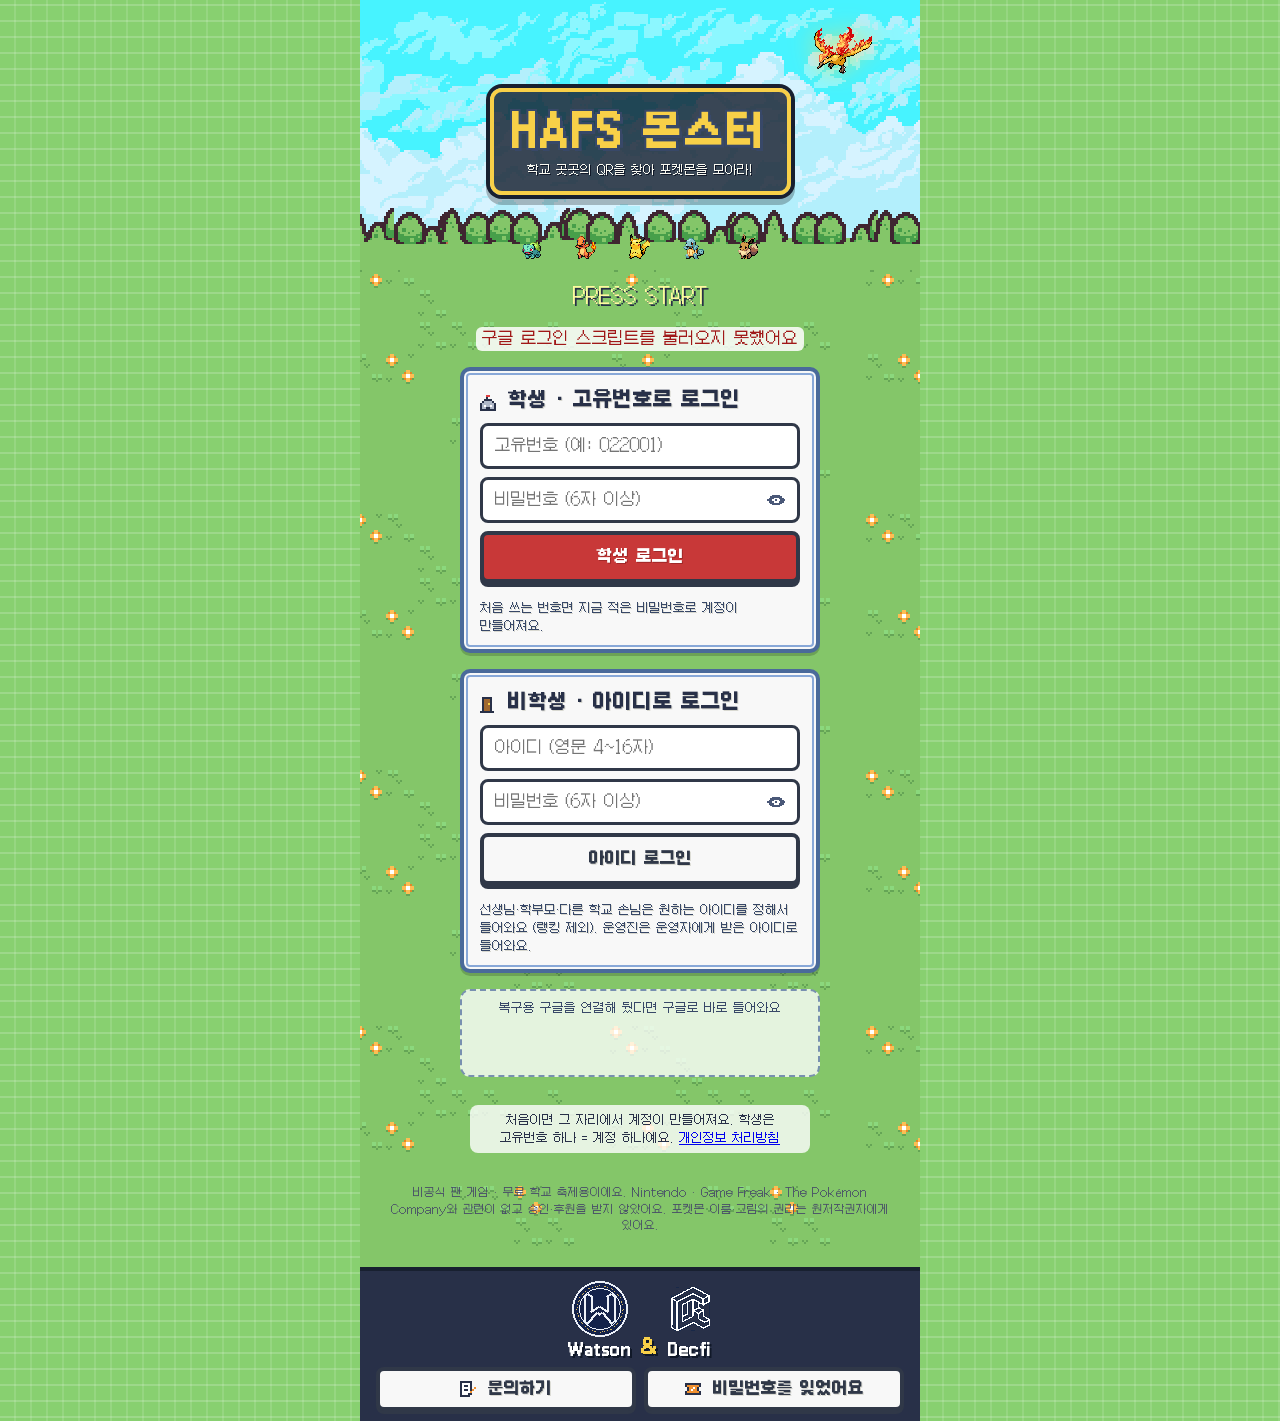
<file: web/index.html>
<!doctype html>
<html lang="ko">
<head>
  <meta charset="utf-8">
  <meta name="viewport" content="width=device-width, initial-scale=1, viewport-fit=cover">
  <meta name="theme-color" content="#283048">
  <meta name="apple-mobile-web-app-capable" content="yes">
  <meta name="mobile-web-app-capable" content="yes">
  <meta name="apple-mobile-web-app-status-bar-style" content="black-translucent">
  <meta name="apple-mobile-web-app-title" content="HAFS 몬스터">
  <meta name="format-detection" content="telephone=no">
  <title>HAFS 몬스터</title>
  <link rel="manifest" href="manifest.webmanifest">
  <link rel="icon" href="icons/hafs-flame2-32.png" sizes="32x32" type="image/png">
  <link rel="icon" href="icons/hafs-flame2-16.png" sizes="16x16" type="image/png">
  <link rel="icon" href="icons/hafs-flame2.ico" sizes="48x48">
  <link rel="apple-touch-icon" sizes="180x180" href="icons/hafs-flame2-apple-180.png">
  <link rel="preload" href="fonts/Galmuri11.woff" as="font" type="font/woff" crossorigin>
  <link rel="preload" href="fonts/Galmuri11-Bold.woff" as="font" type="font/woff" crossorigin>
  <link rel="stylesheet" href="css/pixel.css">
  <link rel="stylesheet" href="css/types.css">
  <link rel="stylesheet" href="css/app.css">
</head>
<body>
  <!-- 첫 화면 (자바스크립트가 뜨기 전): 지금 타이틀 화면과 같은 하늘·풀밭·간판 + 통통 튀는 볼 + 불러오는 막대 -->
  <div id="app"><div class="login title-screen boot" role="status" aria-label="불러오는 중">
    <div class="title-plate"><div class="logo">HAFS 몬스터</div><div class="logo-sub">학교 곳곳의 QR을 찾아 포켓몬을 모아라!</div></div>
    <div class="boot-ball" aria-hidden="true"><i></i></div>
    <div class="boot-bar" aria-hidden="true"><i></i></div>
    <div class="press">불러오는 중…</div>
  </div></div>
  <noscript>자바스크립트를 켜 주세요.</noscript>
  <script src="vendor/supabase.js" defer></script>
  <script src="vendor/qrcode.js" defer></script>
  <!-- jsQR (250KB) 은 카메라를 열 때만 불러옴 (js/scanner.js) -->
  <script type="module" src="js/app.js"></script>
</body>
</html>
</file>
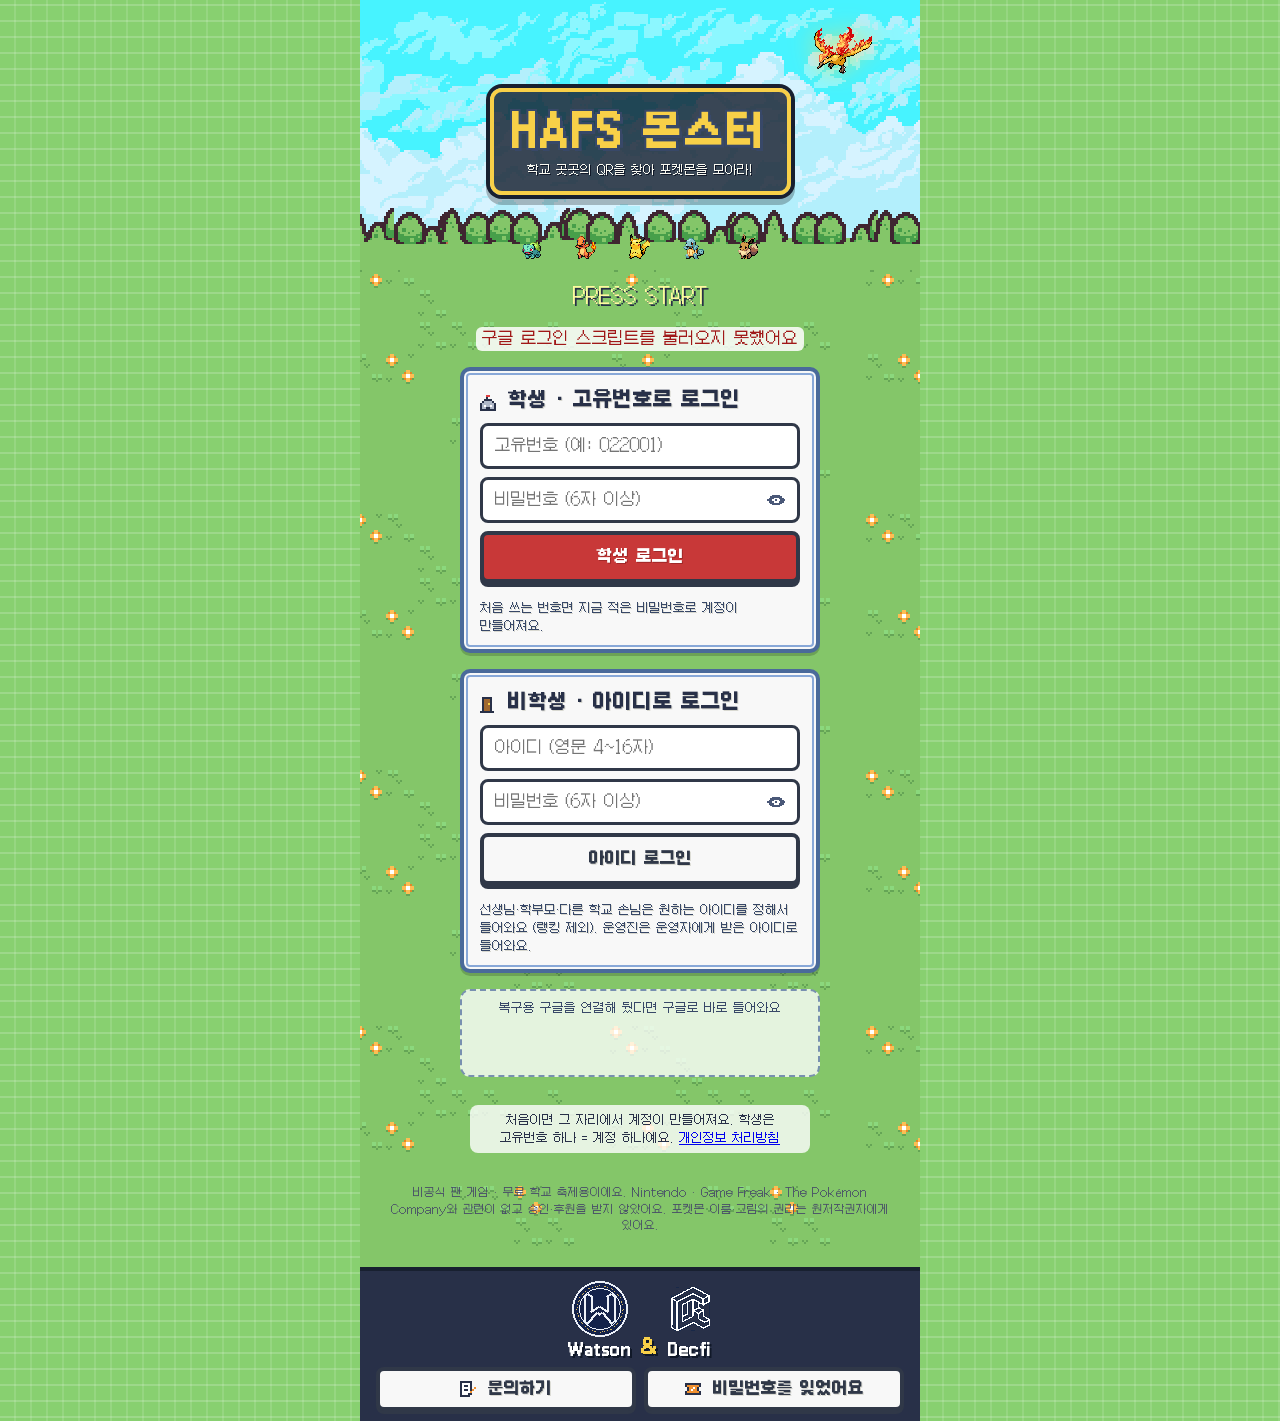
<file: web/s/index.html>
<!doctype html>
<html lang="ko">
<head>
  <meta charset="utf-8">
  <meta name="viewport" content="width=device-width, initial-scale=1">
  <title>HAFS 몬스터</title>
  <link rel="icon" href="../icons/hafs-flame2-32.png" sizes="32x32" type="image/png">
  <link rel="icon" href="../icons/hafs-flame2-16.png" sizes="16x16" type="image/png">
  <link rel="icon" href="../icons/hafs-flame2.ico" sizes="48x48">
  <script>
    // Place QR printed as /s#<QR_ID>.<TOKEN> (docs/DESIGN.md §4) → hand it to the app, which saves the ticket.
    location.replace('../?q=' + encodeURIComponent(location.hash.slice(1)));
  </script>
</head>
<body>HAFS 몬스터로 이동 중… <a href="../">열리지 않으면 여기를 누르세요</a></body>
</html>
</file>
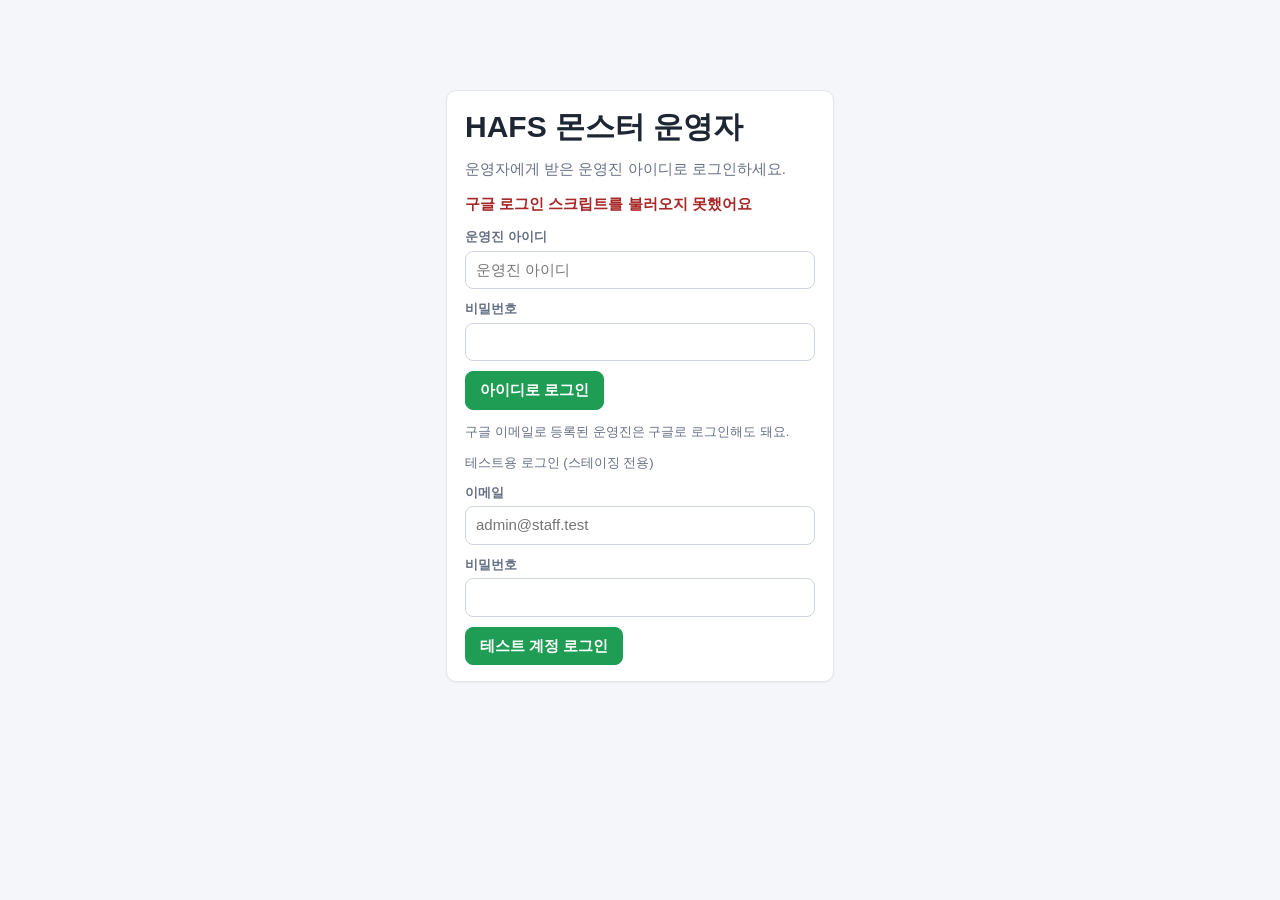
<file: web/admin.html>
<!doctype html>
<html lang="ko">
<head>
  <meta charset="utf-8">
  <meta name="viewport" content="width=device-width, initial-scale=1">
  <meta name="robots" content="noindex">
  <link rel="icon" href="icons/hafs-flame2-32.png" sizes="32x32" type="image/png">
  <link rel="icon" href="icons/hafs-flame2-16.png" sizes="16x16" type="image/png">
  <link rel="icon" href="icons/hafs-flame2.ico" sizes="48x48">
  <title>운영자 페이지 · HAFS 몬스터</title>
  <link rel="stylesheet" href="css/types.css">
  <link rel="stylesheet" href="css/admin.css">
  <script src="vendor/supabase.js"></script>
  <script src="vendor/qrcode.js"></script>
  <script type="module" src="js/admin.js"></script>
</head>
<body class="admin">
  <div id="app"><p class="loading">불러오는 중…</p></div>
  <noscript>이 페이지는 자바스크립트가 필요해요.</noscript>
</body>
</html>
</file>
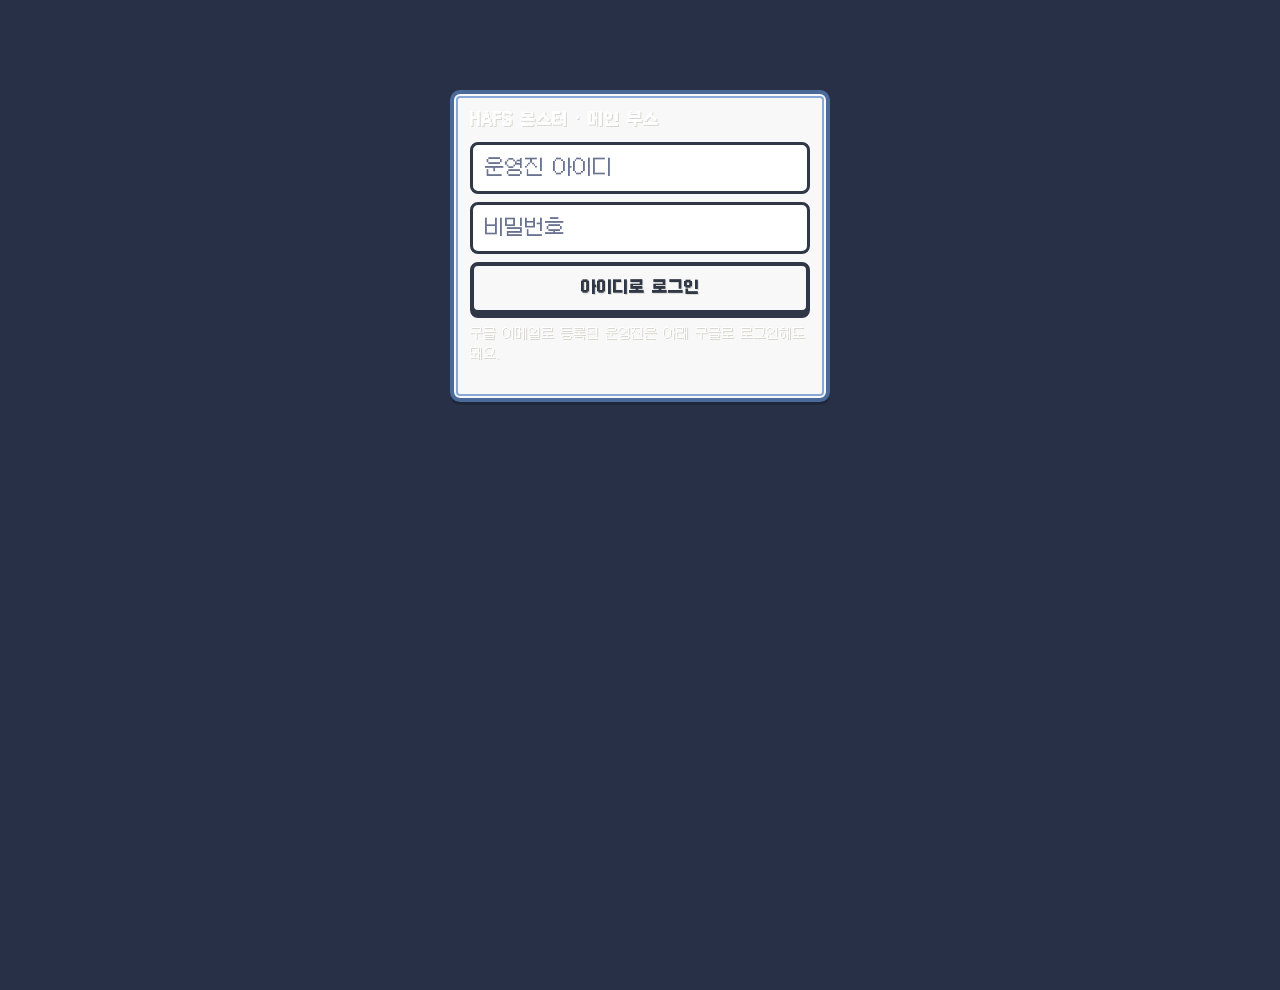
<file: web/booth.html>
<!doctype html>
<html lang="ko">
<head>
  <meta charset="utf-8">
  <meta name="viewport" content="width=device-width, initial-scale=1">
  <title>메인 부스 · HAFS 몬스터</title>
  <link rel="icon" href="icons/hafs-flame2-32.png" sizes="32x32" type="image/png">
  <link rel="icon" href="icons/hafs-flame2-16.png" sizes="16x16" type="image/png">
  <link rel="icon" href="icons/hafs-flame2.ico" sizes="48x48">
  <link rel="stylesheet" href="css/pixel.css">
  <link rel="stylesheet" href="css/types.css">
  <link rel="stylesheet" href="css/staff.css">
</head>
<body>
  <div id="root"></div>
  <script src="vendor/supabase.js"></script>
  <script src="vendor/jsQR.js"></script>
  <script src="vendor/qrcode.js"></script>
  <script type="module" src="js/booth.js"></script>
</body>
</html>
</file>
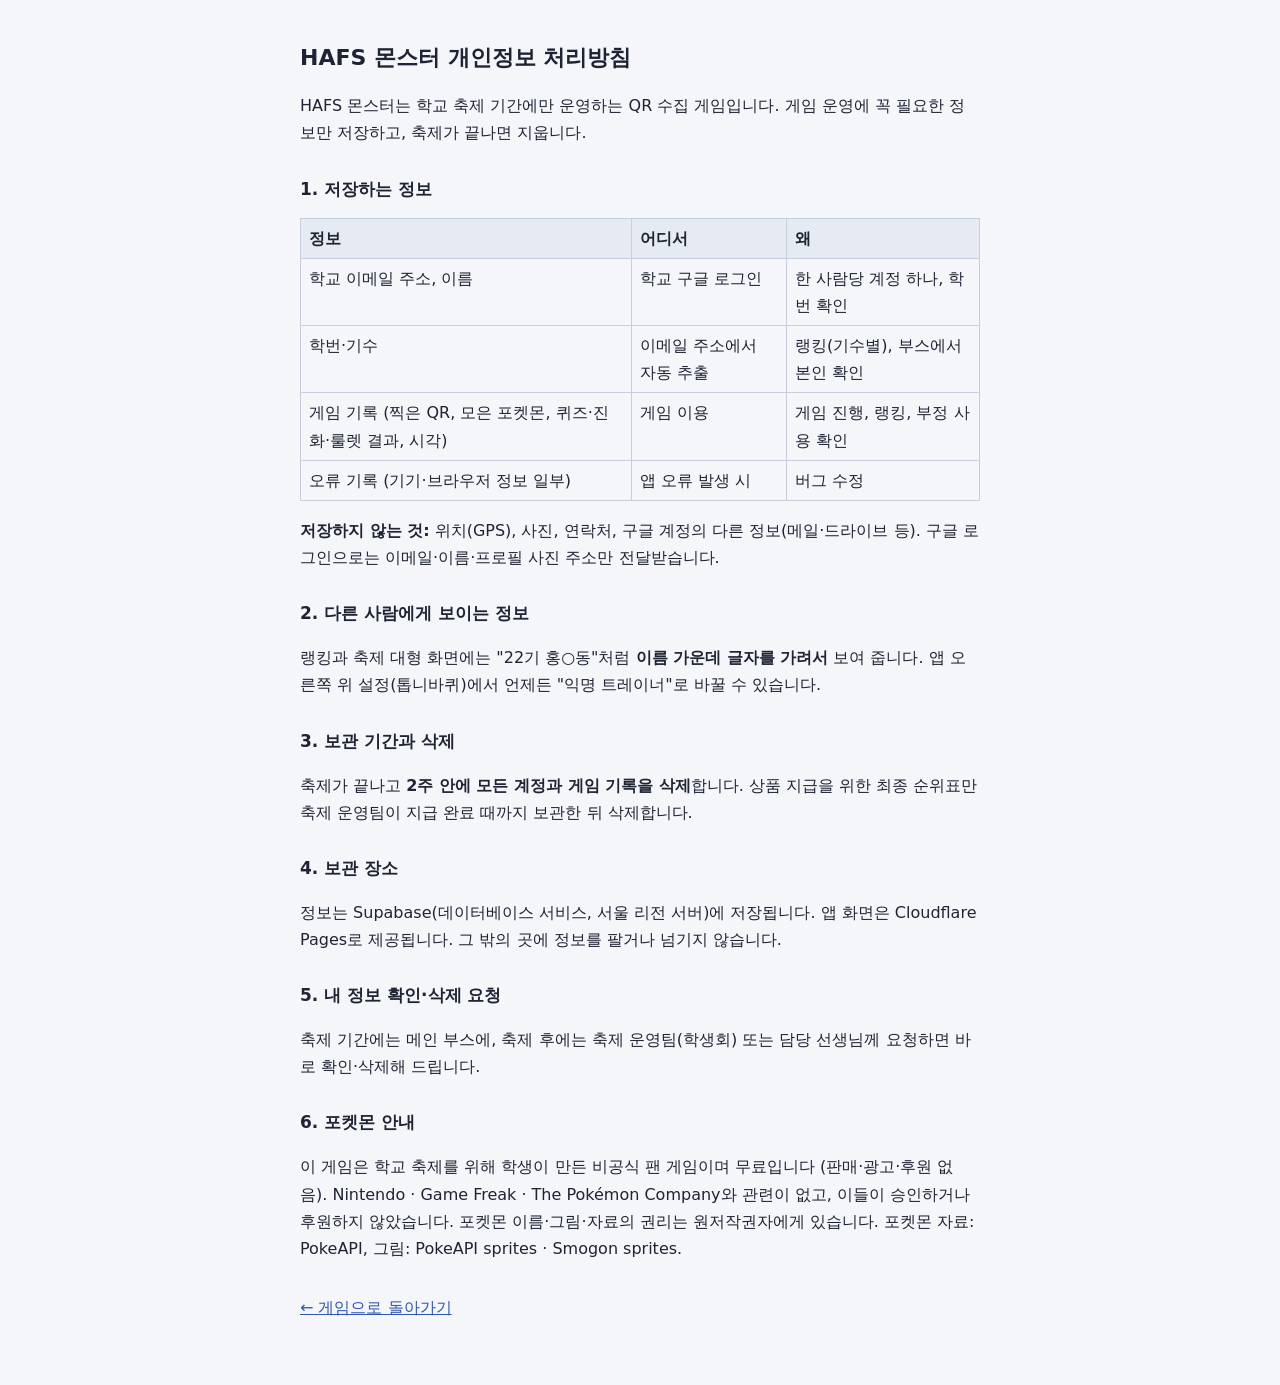
<file: web/privacy.html>
<!doctype html>
<html lang="ko">
<head>
  <meta charset="utf-8">
  <meta name="viewport" content="width=device-width, initial-scale=1">
  <title>개인정보 처리방침 · HAFS 몬스터</title>
  <link rel="icon" href="icons/hafs-flame2-32.png" sizes="32x32" type="image/png">
  <link rel="icon" href="icons/hafs-flame2-16.png" sizes="16x16" type="image/png">
  <link rel="icon" href="icons/hafs-flame2.ico" sizes="48x48">
  <style>
    body { margin: 0; background: #f4f6fa; color: #1e2433; font: 16px/1.7 system-ui, -apple-system, 'Malgun Gothic', sans-serif; }
    main { max-width: 680px; margin: 0 auto; padding: 24px 16px 48px; }
    h1 { font-size: 22px; } h2 { font-size: 17px; margin-top: 28px; }
    table { border-collapse: collapse; width: 100%; } td, th { border: 1px solid #c8cedb; padding: 6px 8px; text-align: left; vertical-align: top; }
    th { background: #e6eaf2; } a { color: #2f56b0; }
  </style>
</head>
<body>
<main>
  <h1>HAFS 몬스터 개인정보 처리방침</h1>
  <p>HAFS 몬스터는 학교 축제 기간에만 운영하는 QR 수집 게임입니다. 게임 운영에 꼭 필요한 정보만 저장하고, 축제가 끝나면 지웁니다.</p>

  <h2>1. 저장하는 정보</h2>
  <table>
    <tr><th>정보</th><th>어디서</th><th>왜</th></tr>
    <tr><td>학교 이메일 주소, 이름</td><td>학교 구글 로그인</td><td>한 사람당 계정 하나, 학번 확인</td></tr>
    <tr><td>학번·기수</td><td>이메일 주소에서 자동 추출</td><td>랭킹(기수별), 부스에서 본인 확인</td></tr>
    <tr><td>게임 기록 (찍은 QR, 모은 포켓몬, 퀴즈·진화·룰렛 결과, 시각)</td><td>게임 이용</td><td>게임 진행, 랭킹, 부정 사용 확인</td></tr>
    <tr><td>오류 기록 (기기·브라우저 정보 일부)</td><td>앱 오류 발생 시</td><td>버그 수정</td></tr>
  </table>
  <p><b>저장하지 않는 것:</b> 위치(GPS), 사진, 연락처, 구글 계정의 다른 정보(메일·드라이브 등). 구글 로그인으로는 이메일·이름·프로필 사진 주소만 전달받습니다.</p>

  <h2>2. 다른 사람에게 보이는 정보</h2>
  <p>랭킹과 축제 대형 화면에는 "22기 홍○동"처럼 <b>이름 가운데 글자를 가려서</b> 보여 줍니다. 앱 오른쪽 위 설정(톱니바퀴)에서 언제든 "익명 트레이너"로 바꿀 수 있습니다.</p>

  <h2>3. 보관 기간과 삭제</h2>
  <p>축제가 끝나고 <b>2주 안에 모든 계정과 게임 기록을 삭제</b>합니다. 상품 지급을 위한 최종 순위표만 축제 운영팀이 지급 완료 때까지 보관한 뒤 삭제합니다.</p>

  <h2>4. 보관 장소</h2>
  <p>정보는 Supabase(데이터베이스 서비스, 서울 리전 서버)에 저장됩니다. 앱 화면은 Cloudflare Pages로 제공됩니다. 그 밖의 곳에 정보를 팔거나 넘기지 않습니다.</p>

  <h2>5. 내 정보 확인·삭제 요청</h2>
  <p>축제 기간에는 메인 부스에, 축제 후에는 축제 운영팀(학생회) 또는 담당 선생님께 요청하면 바로 확인·삭제해 드립니다.</p>

  <h2>6. 포켓몬 안내</h2>
  <p>이 게임은 학교 축제를 위해 학생이 만든 비공식 팬 게임이며 무료입니다 (판매·광고·후원 없음). Nintendo · Game Freak · The Pokémon Company와 관련이 없고, 이들이 승인하거나 후원하지 않았습니다. 포켓몬 이름·그림·자료의 권리는 원저작권자에게 있습니다. 포켓몬 자료: PokeAPI, 그림: PokeAPI sprites · Smogon sprites.</p>

  <p style="margin-top:32px"><a href="./">← 게임으로 돌아가기</a></p>
</main>
</body>
</html>
</file>
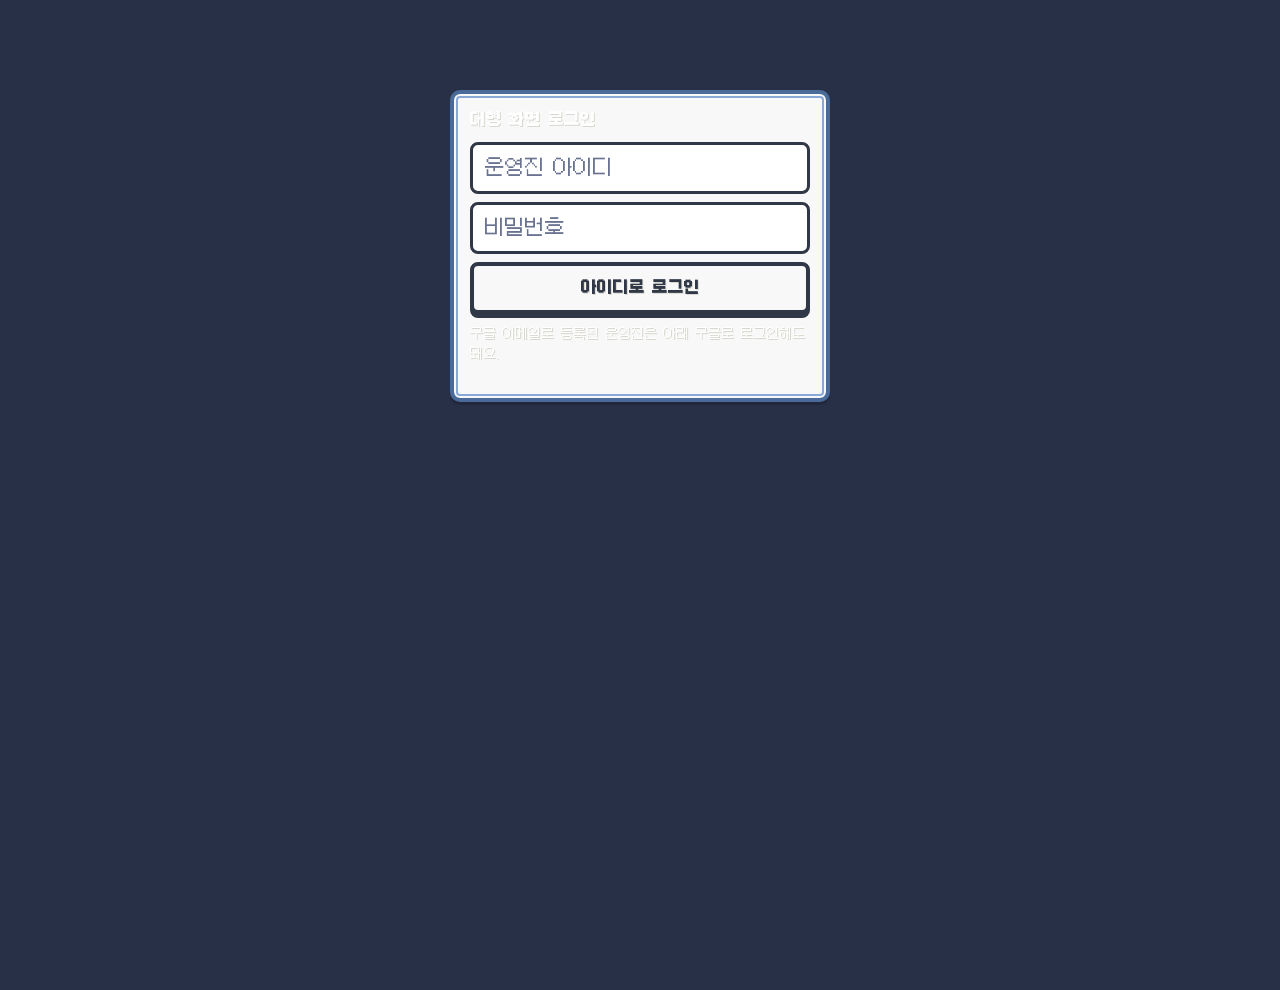
<file: web/screen.html>
<!doctype html>
<html lang="ko">
<head>
  <meta charset="utf-8">
  <meta name="viewport" content="width=device-width, initial-scale=1">
  <title>대형 화면 · HAFS 몬스터</title>
  <link rel="icon" href="icons/hafs-flame2-32.png" sizes="32x32" type="image/png">
  <link rel="icon" href="icons/hafs-flame2-16.png" sizes="16x16" type="image/png">
  <link rel="icon" href="icons/hafs-flame2.ico" sizes="48x48">
  <link rel="stylesheet" href="css/pixel.css">
  <link rel="stylesheet" href="css/types.css">
  <link rel="stylesheet" href="css/staff.css">
</head>
<body>
  <div id="root"></div>
  <script src="vendor/supabase.js"></script>
  <script src="vendor/qrcode.js"></script>
  <script type="module" src="js/screen.js"></script>
</body>
</html>
</file>
<file: web/css/pixel.css>
/* Shared Emerald-style pixel UI kit (student app, booth, screen, admin). */
@font-face { font-family: 'Galmuri11'; src: url('../fonts/Galmuri11.woff') format('woff'); font-display: swap; }
@font-face { font-family: 'Galmuri11'; font-weight: bold; src: url('../fonts/Galmuri11-Bold.woff') format('woff'); font-display: swap; }

:root {
  --ink: #303848;          /* text */
  --ink-shadow: #d8d8d0;   /* GBA text shadow */
  --paper: #f8f8f8;        /* textbox fill */
  --frame: #4a6a9a;        /* textbox frame */
  --frame-2: #88a8d8;      /* inner frame line */
  --sky: #78c8f0;
  --grass-1: #88d070;
  --grass-2: #70b858;
  --red: #c83838;
  --red-dark: #a02828;
  --gold: #f8d048;
  --green: #2e8a2e;
  --gray: #a0a8b0;
  --bg: #e8f0d8;
  --px: 4px;               /* chunky border unit */
  /* font sizes snap to the Galmuri11 12px grid in DEVICE pixels — js/ui.js pixelFontScale() overrides on hi-dpi screens */
  --fs-s: 12px; --fs-m: 16px; --fs-l: 20px; --fs-xl: 24px; --fs-xxl: 36px;
  --font: 'Galmuri11', 'Apple SD Gothic Neo', 'Malgun Gothic', sans-serif;
  color-scheme: light;
}

* { box-sizing: border-box; }
[hidden] { display: none !important; }   /* the hidden attribute must win over .btn/.stack/... display rules */
html, body { margin: 0; padding: 0; overflow-x: clip; }   /* safety net: nothing may push the page sideways on a phone */
body {
  font-family: var(--font);
  font-size: var(--fs-m);
  line-height: 1.5;
  color: var(--ink);
  background: var(--bg);
  -webkit-font-smoothing: none;
  -moz-osx-font-smoothing: grayscale;
  font-smooth: never;
  -webkit-tap-highlight-color: transparent;
  word-break: keep-all;          /* never split Korean words in the middle */
  overflow-wrap: anywhere;
  touch-action: manipulation;
  overscroll-behavior: none;
}
button, input, select, textarea { font: inherit; color: inherit; }
img, canvas.sprite { image-rendering: pixelated; image-rendering: crisp-edges; -webkit-touch-callout: none; -webkit-user-select: none; user-select: none; }

/* GBA text shadow */

/* Emerald textbox: rounded double frame */
.box {
  background: var(--paper);
  border: var(--px) solid var(--frame);
  border-radius: 10px;
  box-shadow: inset 0 0 0 2px var(--paper), inset 0 0 0 4px var(--frame-2), 0 3px 0 rgba(0, 0, 0, .18);
  padding: 14px 16px;
  text-shadow: 1px 1px 0 var(--ink-shadow);
}
.box.dark { background: #283048; color: #f8f8f8; --frame: #182030; --frame-2: #586890; --paper: #283048; text-shadow: 1px 1px 0 #101828; }
.box.tight { padding: 10px 12px; }

/* buttons */
.btn {
  appearance: none;
  display: inline-flex; align-items: center; justify-content: center; gap: 8px;
  min-height: 48px; padding: 10px 18px;
  background: var(--paper); color: var(--ink);
  border: var(--px) solid var(--ink); border-radius: 8px;
  box-shadow: 0 4px 0 var(--ink);
  font-weight: bold; cursor: pointer; text-shadow: 1px 1px 0 var(--ink-shadow);
  transition: transform .05s;
}
.btn:focus-visible { outline: 3px dashed var(--gold); outline-offset: 2px; }
.btn:active:not(:disabled) { transform: translateY(3px); box-shadow: 0 1px 0 var(--ink); }
.btn:disabled { opacity: .45; cursor: not-allowed; }
.btn.primary { background: var(--red); color: #fff; text-shadow: 1px 1px 0 var(--red-dark); }
.btn.go { background: var(--green); color: #fff; text-shadow: 1px 1px 0 #286828; }
.btn.gold { background: var(--gold); }
.btn.big { min-height: 60px; font-size: var(--fs-l); width: 100%; }
.btn.small { min-height: 44px; padding: 4px 12px; font-size: var(--fs-m); box-shadow: 0 3px 0 var(--ink); }
.btn.ghost { background: transparent; box-shadow: none; border-color: transparent; }

/* ▶ menu cursor list */
.menu { list-style: none; margin: 0; padding: 0; }
.menu > li > button {
  width: 100%; text-align: left; background: none; border: 0; padding: 12px 8px 12px 30px;
  min-height: 48px; position: relative; cursor: pointer; text-shadow: inherit;
}
.menu > li > button[aria-pressed='true']::before,
.menu > li > button:focus-visible::before { content: '▶'; position: absolute; left: 6px; }

/* chips / badges */
.chip { display: inline-flex; align-items: center; gap: 4px; padding: 2px 10px; border-radius: 999px; border: 2px solid var(--ink); background: #fff; font-size: var(--fs-s); white-space: nowrap; }
.type { display: inline-block; white-space: nowrap; padding: 1px 10px; border-radius: 6px; font-size: var(--fs-s); text-shadow: 1px 1px 0 rgba(0,0,0,.35); border: 2px solid rgba(0,0,0,.25); }

/* HP-bar style progress */
.bar { height: 12px; background: #505860; border: 2px solid var(--ink); border-radius: 6px; overflow: hidden; }
.bar > i { display: block; height: 100%; background: linear-gradient(#70f8a8 0 50%, #58d080 50%); }

/* toasts */
#toast { position: fixed; left: 0; right: 0; top: calc(env(safe-area-inset-top) + 12px); display: grid; gap: 8px; justify-items: center; pointer-events: none; z-index: 1000; }
.toast { background: #283048; color: #fff; padding: 10px 16px; border-radius: 8px; border: 3px solid #182030; max-width: min(92vw, 420px); animation: pop .18s steps(3); text-shadow: 1px 1px 0 #101828; }
.toast.out { opacity: 0; transition: opacity .3s; }

@keyframes pop { from { transform: scale(.85); } to { transform: scale(1); } }
@keyframes blink { 50% { opacity: 0; } }
.blink { animation: blink 1s steps(1) infinite; }

@media (prefers-reduced-motion: reduce) {
  *, *::before, *::after { animation-duration: .01ms !important; animation-iteration-count: 1 !important; transition-duration: .01ms !important; }
}
</file>
<file: web/css/types.css>
/* Subject colours (선생님 과목, 운영자 페이지) + 포켓몬 타입 colours — shared by the student app and the admin page.
   Light backgrounds get dark text so every chip passes 4.5:1 contrast. */
.t-국어 { background: #d84a78; color: #fff; }
.t-수학 { background: #4a5cc8; color: #fff; }
.t-영어 { background: #7fd8e6; color: #1e2433; }
.t-과학 { background: #3a74c8; color: #fff; }
.t-사회 { background: #7a58c8; color: #fff; }
.t-외국어 { background: #f0c040; color: #1e2433; }
.t-정보 { background: #2a8070; color: #fff; }
.t-한국사 { background: #8a6420; color: #fff; }
.t-음악 { background: #f4b8c8; color: #1e2433; }
.t-체육 { background: #b82a22; color: #fff; }
.t-미술 { background: #f8c030; color: #1e2433; }
.t-보통 { background: #a8a090; color: #1e2433; }
.t-비밀 { background: #5ab8c0; color: #1e2433; }
.t-물리 { background: #5a7ab0; color: #fff; }
.t-화학 { background: #e0682a; color: #fff; }
.t-생명 { background: #3e9a48; color: #fff; }
.t-지구 { background: #9a7044; color: #fff; }
.t-지리 { background: #2f8fb8; color: #fff; }
.t-정치경제 { background: #5a4a8a; color: #fff; }
.t-윤리 { background: #e8b8e0; color: #1e2433; }
.t-역사 { background: #6a5a7a; color: #fff; }
.t-전설 { background: linear-gradient(90deg, #f8d048, #f0a040, #c8a0f0); color: #1e2433; }
/* 포켓몬 타입 18개 (0032) — 공식 색에 가깝게, 글자 대비 4.5:1 이상 */
.t-노말 { background: #a8a77a; color: #1e2433; }
.t-불꽃 { background: #d42020; color: #fff; }
.t-물 { background: #1f6fd6; color: #fff; }
.t-풀 { background: #2e7d1f; color: #fff; }
.t-전기 { background: #f7c815; color: #1e2433; }
.t-얼음 { background: #6fd3e8; color: #1e2433; }
.t-격투 { background: #f08a2c; color: #1e2433; }
.t-독 { background: #8a3fc0; color: #fff; }
.t-땅 { background: #8a5524; color: #fff; }
.t-비행 { background: #9ec2f0; color: #1e2433; }
.t-에스퍼 { background: #d6336a; color: #fff; }
.t-벌레 { background: #a4b81c; color: #1e2433; }
.t-바위 { background: #b8a85f; color: #1e2433; }
.t-고스트 { background: #6a4778; color: #fff; }
.t-드래곤 { background: #4c5adb; color: #fff; }
.t-악 { background: #5a4a46; color: #fff; }
.t-강철 { background: #8fb5c8; color: #1e2433; }
.t-페어리 { background: #f0a8e8; color: #1e2433; }
.t-야생 { background: #7aa860; color: #1e2433; }
.t-\?\?\? { background: #68a090; color: #fff; }
.types { display: inline-flex; flex-wrap: wrap; gap: 4px; justify-content: flex-end; }
.type[class*='t-'] { text-shadow: none; }
</file>
<file: web/css/app.css>
/* Student app layout (phone-first). Shared look lives in pixel.css. */
html, body { height: 100%; }
body {
  background:
    repeating-linear-gradient(0deg, transparent 0 14px, rgba(255,255,255,.18) 14px 16px),
    repeating-linear-gradient(90deg, transparent 0 14px, rgba(255,255,255,.12) 14px 16px),
    var(--grass-1);
}
#app { min-height: 100dvh; display: flex; flex-direction: column; max-width: 560px; margin: 0 auto; }

/* top bar */
.topbar {
  position: sticky; top: 0; z-index: 20;
  padding: calc(env(safe-area-inset-top) + 8px) 12px 8px;
  display: flex; align-items: center; justify-content: space-between; gap: 8px;
  background: #283048; color: #fff; border-bottom: 4px solid #182030;
  text-shadow: 1px 1px 0 #101828;
}
.topbar h1 { margin: 0; white-space: nowrap; font-size: var(--fs-m); letter-spacing: 1px; }
.status { display: flex; align-items: center; gap: 6px; font-size: var(--fs-s); padding: 3px 10px; border-radius: 999px; background: #182030; border: 2px solid #586890; }
.status i { width: 8px; height: 8px; border-radius: 2px; background: #58d080; }
.status.off i { background: #f86868; }

main { flex: 1; min-width: 0; padding: 12px 12px calc(96px + env(safe-area-inset-bottom)); display: grid; grid-template-columns: minmax(0, 1fr); gap: 12px; align-content: start; }
/* ↑ 칸 너비 = 화면 너비 (예전엔 가장 넓은 내용에 맞춰 늘어나 320px 폰에서 오른쪽이 잘렸음) */
.section-title { margin: 4px 2px 0; font-size: var(--fs-m); color: #183018; text-shadow: 1px 1px 0 rgba(255,255,255,.5); }

/* bottom navigation */
nav.tabs {
  position: fixed; left: 0; right: 0; bottom: 0; z-index: 30;
  display: grid; grid-template-columns: repeat(7, 1fr);
  max-width: 560px; margin: 0 auto;
  padding: 6px 2px calc(6px + env(safe-area-inset-bottom));
  background: #283048; border-top: 4px solid #182030;
}
nav.tabs button {
  appearance: none; border: 0; background: none; color: #a8b8d8; padding: 6px 0 2px;
  display: grid; justify-items: center; gap: 2px; font-size: var(--fs-s); min-height: 52px; cursor: pointer;
  text-shadow: 1px 1px 0 #101828;
}
nav.tabs button svg { width: 26px; height: 26px; shape-rendering: crispEdges; }
nav.tabs button { min-width: 0; white-space: nowrap; letter-spacing: -.5px; }
nav.tabs button[aria-current='page'] { color: #fff; }
nav.tabs button[aria-current='page'] svg { filter: drop-shadow(0 0 0 #fff); }
nav.tabs button[aria-current='page']::after { content: ''; width: 18px; height: 4px; background: var(--gold); border-radius: 2px; }
nav.tabs .badge { position: absolute; transform: translate(14px, -4px); background: var(--red); color: #fff; font-size: var(--fs-s); padding: 0 5px; border-radius: 8px; border: 2px solid #182030; }

/* centre scan tab (red & white ball) */
nav.tabs .scan-tab { color: #fff; position: relative; }
nav.tabs .scan-tab .capsule {
  width: 60px; height: 60px; margin-top: -28px; border-radius: 50%;
  background: #283048; border: 4px solid #182030; box-shadow: 0 4px 0 #101828;
  display: grid; place-items: center;
}
nav.tabs .scan-tab .capsule svg { width: 46px; height: 46px; }
nav.tabs .scan-tab:active .capsule { transform: translateY(3px); box-shadow: 0 1px 0 #101828; }
/* 320px 폰: 한 칸(45px)보다 공(60px)이 커서 옆 '배틀' 아이콘을 덮음 → 가운데 칸을 조금 넓히고 공을 줄임 */
@media (max-width: 359px) {
  nav.tabs { grid-template-columns: repeat(3, minmax(0, 1fr)) 54px repeat(3, minmax(0, 1fr)); }
  nav.tabs .scan-tab .capsule { width: 52px; height: 52px; margin-top: -24px; }
  nav.tabs .scan-tab .capsule svg { width: 40px; height: 40px; }
}

.gear { appearance: none; width: 44px; height: 44px; border-radius: 8px; border: 3px solid #586890; background: #182030; color: #fff; font-size: var(--fs-l); cursor: pointer; display: grid; place-items: center; }
.gear:active { transform: translateY(2px); }
.setting-name { display: grid; gap: 8px; border-color: var(--red); }
.setting-name .seg button { font-size: var(--fs-m); padding: 6px; }
.setting-sound { display: grid; grid-template-columns: max-content minmax(0, 150px); justify-content: space-between; align-items: center; gap: 8px; }
.sound-row { display: contents; }   /* 두 줄이 같은 칸을 써서 켜기/끄기 폭이 같게 */
.sound-lbl { display: flex; align-items: center; gap: 6px; min-width: 0; word-break: keep-all; white-space: nowrap; }
.sound-row .seg button { font-size: var(--fs-m); min-height: 40px; }

.next-action { justify-content: flex-start; text-align: left; gap: 12px; font-size: var(--fs-m); }
.next-action span { font-size: var(--fs-xl); }
.warn-box { background: #fff4c0; }
.evo-dot { font-size: var(--fs-s); color: #a06000; }
.evo-panel { display: grid; grid-template-columns: minmax(0, 1fr); gap: 8px; }   /* 칸이 글자 폭만큼 늘어나 화면 오른쪽 밖으로 나가지 않게 */
.evo-panel > .banner { flex-wrap: wrap; row-gap: 4px; }   /* 좁은 폰: '진화의 돌 × 3' 은 다음 줄로 */
.evo-panel > .btn { white-space: normal; min-width: 0; }
/* 로그인 화면 (0018): 학생 카드 · 비학생 카드 · 맨 아래 구글(복구용) */
.pw-wrap { position: relative; display: block; }
.pw-wrap input { width: 100%; padding-right: 48px; box-sizing: border-box; }
.pw-eye { position: absolute; right: 4px; top: 50%; transform: translateY(-50%); width: 40px; height: 40px; display: grid; place-items: center;
  border: 0; border-radius: 8px; background: transparent; color: #4a5878; cursor: pointer; }
.pw-eye[aria-pressed='true'] { color: #c03020; }
.pw-eye:focus-visible { outline: 3px solid #f8d048; }
.login-card { width: min(100%, 360px); text-align: left; display: grid; gap: 8px; }
.login-card .lc-title { font-size: var(--fs-l); color: #283048; }
.login-card form { display: grid; gap: 8px; }
.login-card.google-first { justify-items: center; text-align: center; border-color: #f8d048; }
.google-alt { width: min(100%, 360px); display: grid; justify-items: center; gap: 6px; padding: 8px 10px; border-radius: 10px;
  background: rgba(255, 255, 255, .78); border: 2px dashed #7890b0; }
.google-alt small { color: #283048; }
.title-screen .foot-note { background: rgba(255, 255, 255, .8); border-radius: 8px; padding: 6px 10px; width: min(100%, 360px); }
.setting-login span { font-weight: bold; }
/* dev-only test login (CONFIG.DEV_LOGIN): small and folded so it doesn't compete with the real logins */

/* trainer card */
.trainer {
  border-radius: 12px; border: 4px solid #384868; padding: 14px;
  background: linear-gradient(135deg, #f8e8a8 0 30%, #f8d878 30% 60%, #f0c860 60%);
  box-shadow: inset 0 0 0 3px #fff8d8, 0 4px 0 rgba(0,0,0,.2);
  display: grid; grid-template-columns: minmax(0, 1fr) auto; gap: 8px 12px; text-shadow: 1px 1px 0 #fff8d8;
}
.trainer .idno { grid-column: 1 / -1; display: flex; justify-content: space-between; gap: 8px; white-space: nowrap; font-size: var(--fs-s); border-bottom: 2px solid #c8a048; padding-bottom: 4px; }
.trainer .name { font-size: var(--fs-xl); font-weight: bold; }
.trainer .partner { grid-row: 2 / 4; grid-column: 2; align-self: center; background: rgba(255,255,255,.5); border: 3px solid #c8a048; border-radius: 10px; padding: 4px; }
.stats { display: grid; grid-template-columns: repeat(2, minmax(0, 1fr)); gap: 2px 12px; white-space: nowrap; font-size: var(--fs-m); }
.stats b { float: right; margin-left: 8px; }
/* 쌤 포켓몬 계열이 68개라 9칸씩이면 카드가 8줄로 길어짐 → 작은 칸을 자리만큼 채움 */
.badges { grid-column: 1 / -1; display: grid; grid-template-columns: repeat(auto-fill, minmax(18px, 1fr)); gap: 3px; margin-top: 4px; }
.badges i { aspect-ratio: 1; border-radius: 3px; border: 2px solid #8a7038; display: grid; place-items: center; font-style: normal; font-size: 11px; line-height: 1; }
.badges i:not(.on) { background: rgba(0,0,0,.08); }   /* 완성한 칸은 types.css 의 과목 색(.t-국어 …)으로 채움 */
.badges i.on { border-color: #182030; box-shadow: inset 0 0 0 2px rgba(255,255,255,.55), 0 1px 0 #18203060; }
.badges i.on::after { content: '★'; color: #fff; text-shadow: 0 1px 0 #0008; }

.bag-row { display: flex; flex-wrap: wrap; gap: 6px; margin: 8px 0 12px; }
.bag-row .chip.local { border-style: dashed; }
.banner { display: flex; align-items: center; justify-content: space-between; gap: 10px; }
.banner > .btn { flex: none; white-space: nowrap; }   /* 긴 설명 옆 버튼이 눌려서 '정하기'가 두 줄로 쪼개지던 문제 */
.hint { font-size: var(--fs-m); }

/* dex */
.dex-head { display: grid; gap: 6px; }
.filters { display: flex; flex-wrap: wrap; gap: 4px; padding-bottom: 2px; }
.filters .chip { cursor: pointer; padding: 2px 9px; min-height: 40px; min-width: 40px; justify-content: center; font-size: var(--fs-s); border-width: 2px; }
.filters .chip[aria-pressed='true']:not([class*='t-']) { background: var(--ink); color: #fff; }
.dex-grid { display: grid; grid-template-columns: repeat(3, 1fr); gap: 8px; }
.dex-cell { appearance: none; border: 3px solid #384868; border-radius: 10px; background: var(--paper); padding: 6px 4px 8px; display: grid; justify-items: center; gap: 2px; cursor: pointer; text-shadow: 1px 1px 0 var(--ink-shadow); }
.dex-cell .no { font-size: var(--fs-s); color: #4a5268; justify-self: start; padding-left: 4px; }
.dex-cell .nm { font-size: var(--fs-s); }
.dex-cell.unknown { background: #d8dce0; }
.dex-cell.caught .no::after { content: ' ●'; color: var(--red); }

/* sheets & overlays */
.overlay { position: fixed; inset: 0; z-index: 100; background: rgba(16, 24, 40, .72); display: flex; align-items: flex-end; justify-content: center; animation: fade .15s; }
.overlay.center { align-items: center; }
.overlay.full { background: #101828; align-items: stretch; }
@keyframes fade { from { opacity: 0; } }
.sheet { width: 100%; max-width: 560px; max-height: 92dvh; overflow: auto; background: var(--bg); border-top: 4px solid var(--ink); border-radius: 16px 16px 0 0; padding: 16px 14px calc(16px + env(safe-area-inset-bottom)); display: grid; grid-template-columns: minmax(0, 1fr); gap: 12px; animation: up .2s steps(4); }
@keyframes up { from { transform: translateY(40%); } }
.sheet .grab { width: 48px; height: 5px; border-radius: 3px; background: var(--gray); justify-self: center; }
.close-x { position: absolute; top: calc(env(safe-area-inset-top) + 10px); right: 12px; z-index: 5; }

/* detail */
.habitat { border-radius: 12px; border: 4px solid var(--ink); display: grid; place-items: center; padding: 14px; min-height: 180px; position: relative; overflow: hidden; }
.habitat::before { content: ''; position: absolute; left: 15%; right: 15%; bottom: 14px; height: 18px; border-radius: 50%; background: rgba(0,0,0,.15); }
.habitat canvas { position: relative; }
/* 도감 → 가방 (잡은 몬스터만): 그림 왼쪽 위의 작은 표 */
.habitat-bag { position: absolute; top: 8px; left: 8px; z-index: 1; display: inline-flex; align-items: center; gap: 4px; min-height: 40px; padding: 4px 10px 4px 8px;
  font: inherit; font-weight: bold; font-size: var(--fs-s, 13px); white-space: nowrap; color: var(--ink); background: #fffdf5; border: 3px solid var(--ink); border-radius: 999px; box-shadow: 0 3px 0 rgba(0,0,0,.25); cursor: pointer; }
.habitat-bag svg { width: 16px; height: 16px; }
.habitat-bag .hb-arrow { font-size: 10px; }
.habitat-bag:active { transform: translateY(2px); box-shadow: 0 1px 0 rgba(0,0,0,.25); }
/* 진화 (0058): 한 줄 흐름 — 갈래 단계는 화살표 뒤 한 칸 안에 위아래로 쌓음 (이브이 8갈래 = 그 칸 안 2열), 좁은 폰에서도 오른쪽 밖으로 안 나감 */
.chain { display: flex; align-items: center; justify-content: space-evenly; gap: 4px; min-width: 0; }
.chain > * { min-width: 0; }
.chain .arrow { flex: none; font-size: var(--fs-m); color: #687088; }
.kv { display: grid; grid-template-columns: auto 1fr; gap: 2px 12px; font-size: var(--fs-m); }

/* scanner */
.scanner { position: relative; flex: 1; display: grid; place-items: center; overflow: hidden; }
.scanner video { position: absolute; inset: 0; width: 100%; height: 100%; object-fit: cover; }
.reticle { position: relative; width: min(70vw, 300px); aspect-ratio: 1; border-radius: 16px; box-shadow: 0 0 0 100vmax rgba(0, 0, 0, .45); }
.reticle::before, .reticle::after { content: ''; position: absolute; inset: -4px; border: 6px solid #fff; border-radius: 18px; clip-path: polygon(0 0, 30% 0, 30% 6px, 6px 6px, 6px 30%, 0 30%, 0 70%, 6px 70%, 6px calc(100% - 6px), 30% calc(100% - 6px), 30% 100%, 70% 100%, 70% calc(100% - 6px), calc(100% - 6px) calc(100% - 6px), calc(100% - 6px) 70%, 100% 70%, 100% 30%, calc(100% - 6px) 30%, calc(100% - 6px) 6px, 70% 6px, 70% 0, 100% 0, 100% 100%, 0 100%); }
.reticle::after { border-color: transparent; }
.scan-bar { position: absolute; left: 0; right: 0; bottom: 0; padding: 14px 14px calc(14px + env(safe-area-inset-bottom)); display: grid; gap: 10px; background: linear-gradient(transparent, rgba(0,0,0,.8)); }
.scan-tip { position: absolute; top: calc(env(safe-area-inset-top) + 64px); left: 16px; right: 16px; text-align: center; color: #fff; text-shadow: 1px 1px 0 #000; }

/* bag QR */
.bagqr { background: #fff; display: grid; justify-items: center; gap: 10px; padding: 16px; border-radius: 12px; border: 4px solid var(--ink); }
.bagqr canvas { width: min(84vw, 360px); height: auto; image-rendering: pixelated; }
.bright { font-size: var(--fs-m); display: flex; gap: 6px; align-items: center; }

/* celebration / evolution stage */
.stage { width: 100%; max-width: 560px; display: grid; grid-template-rows: 1fr auto; padding: calc(env(safe-area-inset-top) + 16px) 14px calc(16px + env(safe-area-inset-bottom)); gap: 12px; }
.stage .scene { display: grid; place-items: center; position: relative; }
.stage .scene > canvas, .stage .scene .spr { position: relative; z-index: 1; }
/* 포켓몬 그림은 칸 아래(발)에 맞춰 그려짐 → 빛줄기 가운데에 오도록 조금 위로 */
.stage .scene > .spr { margin-bottom: 15%; }
.stage .textbox { position: relative; z-index: 2; }
.stage .scene { overflow: hidden; }
.spr { position: relative; display: inline-block; }
.stage .scene.flash::after { content: ''; position: absolute; inset: -50vmax; background: #fff; animation: flash .6s ease-out forwards; }
@keyframes flash { from { opacity: 1; } to { opacity: 0; } }
.stage .rays { position: absolute; width: 320px; height: 320px; border-radius: 50%; background: repeating-conic-gradient(rgba(248, 208, 72, .35) 0 10deg, transparent 10deg 20deg); animation: spin 8s linear infinite; }
@keyframes spin { to { transform: rotate(1turn); } }
.new-badge { position: absolute; top: -8px; right: -24px; z-index: 2; background: var(--red); color: #fff; padding: 2px 10px; border-radius: 6px; border: 3px solid #fff; animation: blink 1s steps(1) infinite; }
.textbox { min-height: 96px; font-size: var(--fs-m); white-space: pre-line; word-break: keep-all; overflow-wrap: break-word; }   /* 0042: 대사 줄 바꿈 (단어 중간에서 안 끊김) */
.textbox .more { float: right; animation: blink .8s steps(1) infinite; }

/* quiz */
.quiz-q { font-size: var(--fs-m); }
.choices { display: grid; gap: 8px; }
.choice { text-align: left; justify-content: flex-start; padding-left: 34px; position: relative; }
.choice[aria-pressed='true']::before { content: '▶'; position: absolute; left: 10px; }
.choice.right { background: #b8f0b8; }
.choice.right::after { content: '정답'; margin-left: auto; font-size: var(--fs-s); }
.choice.wrong { background: #f8c0c0; text-decoration: line-through; }

/* ranking */
.seg { display: grid; grid-template-columns: minmax(0, 1fr) minmax(0, 1fr); border: 3px solid var(--ink); border-radius: 10px; overflow: hidden; }
.seg button { border: 0; background: var(--paper); min-height: 44px; min-width: 0; padding: 4px 6px; word-break: keep-all; cursor: pointer; }
.seg button[aria-pressed='true'] { background: var(--ink); color: #fff; }
.rank-list { list-style: none; margin: 0; padding: 0; display: grid; gap: 6px; }
.rank-list li { display: grid; grid-template-columns: 44px 1fr auto; align-items: center; gap: 8px; background: var(--paper); border: 3px solid #384868; border-radius: 10px; padding: 8px 10px; }
.rank-list li.me { background: #fff4c0; border-color: #c89820; }
.rank-no { font-weight: bold; text-align: center; }
.rank-no.r1 { color: #c89820; } .rank-no.r2 { color: #8890a0; } .rank-no.r3 { color: #b06830; }
.rank-sub { font-size: var(--fs-s); color: #4a5268; }

/* evolve list */
.prob { font-size: var(--fs-s); }
.ticket-icon { display: inline-block; width: 28px; height: 18px; background: var(--gold); border: 3px solid var(--ink); border-radius: 4px; position: relative; vertical-align: middle; }
.ticket-icon::after { content: ''; position: absolute; left: 7px; top: 3px; width: 8px; height: 6px; border: 2px dashed var(--ink); border-width: 0 2px; }

/* map */
.map-wrap { position: relative; border: 4px solid var(--ink); border-radius: 10px; overflow: hidden; background: var(--grass-1); margin: 0 auto; }
.map-wrap img { display: block; width: 100%; height: auto; }
.map-label { position: absolute; transform: translate(-50%, -50%); pointer-events: none; white-space: nowrap; font-size: var(--fs-s); line-height: 1; padding: 2px 3px; background: rgba(255,255,255,.85); color: var(--ink); border: 1px solid var(--ink); border-radius: 3px; }
/* 지도 가장자리 이름표 (기숙사 A동 · 야외극장): 가운데 맞춤이면 좁은 폰에서 지도 밖으로 잘림 → 안쪽으로 당김 */
.map-label.edge-l { transform: translate(-30%, -50%); }
.map-label.edge-r { transform: translate(-70%, -50%); }
/* map pins: a small dot exactly on the spot (labels stay readable); invisible 40px touch area */
.pin { position: absolute; transform: translate(-50%, -50%); width: 40px; height: 40px; border: 0; padding: 0; background: none; cursor: pointer; }
.pin::before { content: ''; position: absolute; left: 13px; top: 13px; width: 14px; height: 14px; border-radius: 50%; background: var(--red); border: 3px solid #fff; box-shadow: 0 0 0 2px var(--ink); box-sizing: border-box; }
.pin.bag::before { background: var(--gold); } .pin.done::before { background: var(--gray); } .pin.today::before { background: var(--green); }
.pin.sel::before { width: 20px; height: 20px; left: 10px; top: 10px; }
.pin span { display: none; }
.legend { display: flex; flex-wrap: wrap; gap: 10px; font-size: var(--fs-s); }
.legend i { display: inline-block; width: 12px; height: 12px; border: 2px solid var(--ink); border-radius: 3px; vertical-align: -2px; margin-right: 4px; }

/* login */
.login { min-height: 100dvh; display: grid; grid-template-columns: minmax(0, 1fr); align-content: center; justify-items: center; gap: 16px; padding: calc(env(safe-area-inset-top) + 24px) 16px calc(24px + env(safe-area-inset-bottom)); text-align: center; background: linear-gradient(#78c8f0 0 340px, var(--grass-1) 340px); }
.login > * { max-width: 100%; min-width: 0; }
.logo { font-size: var(--fs-xxl); font-weight: bold; color: #f8d048; text-shadow: 3px 3px 0 #384868, -2px -2px 0 #384868, 2px -2px 0 #384868, -2px 2px 0 #384868; letter-spacing: 2px; }
.logo-sub { color: #283048; text-shadow: 1px 1px 0 #fff; }
.login .mons { display: flex; gap: 6px; }
.login form { display: grid; gap: 8px; width: 100%; }
/* inputs size to their column — their natural width (~20 chars of the pixel font) is wider than a phone */
.login input { width: 100%; min-width: 0; min-height: 44px; padding: 8px 12px; border: 3px solid var(--ink); border-radius: 8px; font-size: var(--fs-m); background: #fff; }
.login input:disabled { background: #e8ecf2; color: #485068; }
.login small { font-size: var(--fs-s); color: #384868; text-align: left; }
.login-note { width: min(100%, 360px); text-align: left; font-size: var(--fs-s); }
.gbox { min-height: 44px; display: grid; place-items: center; }
.stack { display: grid; grid-template-columns: minmax(0, 1fr); gap: 8px; text-align: left; }   /* 칸 = 상자 너비 (내용 때문에 늘어나지 않게) */
.install-btn { width: min(100%, 340px); }
.install-btn[hidden] { display: none; }
.install-box { width: auto; display: grid; grid-template-columns: minmax(0, 1fr) auto; gap: 10px; align-items: center; background: #e8f4ff; }
.install-box .row { display: flex; gap: 6px; }
/* 좁은 폰(≤360px): 버튼 두 개가 옆에 있으면 글이 한 줄에 서너 글자씩 → 버튼을 글 아래로 */
@media (max-width: 360px) { .install-box { grid-template-columns: minmax(0, 1fr); } .install-box .row { justify-content: flex-end; } }
/* first login: student / guest */
.register-screen { align-content: start; background: var(--grass-1); }
.logo-small { font-size: var(--fs-xl); }
.register { display: grid; gap: 12px; width: min(100%, 400px); text-align: left; }
.register .field { display: grid; gap: 4px; }
.register .field[hidden] { display: none; }
.register .field > span { font-weight: bold; font-size: var(--fs-m); }
.register .check { display: flex; gap: 10px; align-items: flex-start; cursor: pointer; font-size: var(--fs-m); }
.register .seg button { font-size: var(--fs-m); padding: 6px 4px; }
.small-print { font-size: var(--fs-s); }
.press { font-size: var(--fs-l); color: #fff; text-shadow: 2px 2px 0 #283048; }
.err { color: #a01818; background: rgba(255,255,255,.85); border-radius: 6px; padding: 0 6px; font-size: var(--fs-m); }
.foot-note { font-size: var(--fs-s); color: #283048; max-width: 340px; }

/* audit fixes: notices / ended screen / legend schedule */
.notice-box { background: #283048; color: #fff; --frame: #f8d048; text-shadow: 1px 1px 0 #101828; }
.ended-box { background: #fff4c0; text-align: center; display: grid; gap: 6px; }
.ended-box .big { font-size: var(--fs-xl); font-weight: bold; }
.legend-box { display: flex; gap: 10px; align-items: center; }
.icon { width: 1.2em; height: 1.2em; vertical-align: -0.2em; }
.dex-cell.withdrawn { opacity: .5; }
input[type='checkbox'] { width: 24px; height: 24px; flex: none; accent-color: var(--red); }

/* map zoom: integer multiples of the native map, scroll/drag to pan */
.zoom { display: flex; align-items: center; gap: 6px; }
.zoom .btn.small { min-width: 44px; padding: 0; font-size: var(--fs-l); }
.map-scroll.zoomed { max-height: 64dvh; overflow: auto; -webkit-overflow-scrolling: touch; border-radius: 10px; overscroll-behavior: contain; touch-action: pan-x pan-y; }
.map-scroll.zoomed .map-wrap { margin: 0; }

/* 진화의 돌 룰렛 */
.roulette { display: grid; gap: 8px; }
.reel-row { display: grid; grid-template-columns: repeat(auto-fit, minmax(0, 1fr)); gap: 6px; }
.reel-cell { text-align: center; padding: 6px 0; border: 3px solid var(--ink); border-radius: 6px; background: #fff; font-size: var(--fs-m); }
.reel-cell.on { background: var(--gold); transform: scale(1.08); }
.reel-row.big { width: min(100%, 340px); padding: 0 6px; }
.reel-row.big .reel-cell { padding: 18px 0; font-size: var(--fs-l); }
.roulette-btn:disabled { opacity: .75; }
/* pixel icons (ui.js pix) — whole CSS px per art pixel so edges stay crisp */
.pix { display: inline-block; width: 16px; height: 16px; vertical-align: -3px; margin-right: 4px; flex: none; }
.pix svg { display: block; width: 100%; height: 100%; }
.pix.l { width: 24px; height: 24px; vertical-align: -6px; }
.pix.xl { width: 64px; height: 64px; margin: 0 auto; display: block; }

/* forms inside sheets (forgot password, inquiry, change password) */
.sheet input, .sheet textarea { width: 100%; min-width: 0; min-height: 44px; padding: 8px 12px; border: 3px solid var(--ink); border-radius: 8px; font: inherit; font-size: var(--fs-m); background: #fff; color: var(--ink); }
.sheet .field { display: grid; gap: 4px; }
.sheet .field > span { font-weight: bold; }

/* easter eggs */
.titles { display: flex; flex-wrap: wrap; gap: 4px; margin-top: 4px; }
.title-chip { font-size: 12px; padding: 1px 6px; border: 2px solid #384868; border-radius: 6px; background: #fff8d8; white-space: nowrap; }
.trainer.gold-card { border-color: #9a6a10; background: linear-gradient(115deg, #f8d040 0%, #fff4b0 18%, #f0b820 36%, #ffe680 54%, #d89a10 72%, #fff0a0 90%); background-size: 300% 100%; animation: shimmer 4s linear infinite; box-shadow: inset 0 0 0 3px #fffbe0, 0 0 0 3px #f8d048, 0 4px 0 rgba(0,0,0,.25); }
.trainer.gold-card .title-chip { background: #fffbe0; border-color: #9a6a10; }
@keyframes shimmer { to { background-position: 300% 0; } }
.stage .scene.golden .rays { background: repeating-conic-gradient(rgba(255, 220, 60, .75) 0 8deg, rgba(255, 255, 255, .25) 8deg 16deg); animation-duration: 3s; }
.stage .scene.golden { filter: drop-shadow(0 0 18px #f8d048); }
.reel-cell.jackpot { background: linear-gradient(#fff4b0, #f8c820); color: #a01818; font-weight: bold; animation: jack .25s steps(2) 6; }
@keyframes jack { 50% { transform: scale(1.25) rotate(-4deg); } }
.parade { position: fixed; z-index: 9999; bottom: 96px; left: -110px; pointer-events: none; animation: parade 3s steps(30) forwards; }
.parade canvas { animation: hop .2s steps(2) infinite alternate; }
@keyframes parade { to { left: calc(100vw + 20px); } }
@keyframes hop { to { transform: translateY(-10px); } }
@media (prefers-reduced-motion: reduce) { .trainer.gold-card { animation: none; } .parade { animation-duration: 6s; } }

/* summary screen (gen-3 START → 요약 feel): dark frame, page tabs, sprite on a patterned panel */
.sum-overlay .sheet { background: #283048; }
.summary { background: #f8f8f0; border: 4px solid #182030; border-radius: 10px; box-shadow: inset 0 0 0 3px #a8b8d8; overflow: hidden; }
.sum-top { display: flex; align-items: center; gap: 8px; padding: 8px 10px; background: linear-gradient(#5868a8, #384880); color: #fff; text-shadow: 1px 1px 0 #101828; flex-wrap: wrap; }
.sum-top b { font-size: var(--fs-s); opacity: .85; }
/* 이름만 크게 (타입 칩 두 번째 것까지 커지던 문제: nth-child 가 .types 안의 칩에도 맞았음) */
.sum-top > span:not(.types):not(.sum-lv) { font-size: var(--fs-l); font-weight: bold; }
.sum-top .sum-lv { margin-left: auto; }
.sum-main { display: grid; grid-template-columns: 120px minmax(0, 1fr); gap: 0; }
.sum-pic { display: grid; place-items: center; min-height: 150px; border-right: 3px solid #182030;
  background: repeating-linear-gradient(45deg, rgba(255,255,255,.35) 0 6px, rgba(255,255,255,0) 6px 12px), #c8d8f0; }
.sum-pic[class*="t-bg-"] { background-color: #c8d8f0; }
.sum-right { padding: 8px 10px; display: grid; gap: 8px; align-content: start; min-width: 0; }
.sum-tabs { display: grid; grid-template-columns: repeat(3, 1fr); gap: 4px; }
.sum-tabs button { appearance: none; border: 2px solid #182030; border-radius: 6px; background: #d8e0f0; padding: 4px 0; min-height: 40px; font: inherit; font-size: var(--fs-s); cursor: pointer; }
.sum-tabs button[aria-pressed="true"] { background: #f86840; color: #fff; text-shadow: 1px 1px 0 #802010; }
.sum-kv { display: grid; grid-template-columns: auto minmax(0, 1fr); gap: 4px 10px; margin: 0; font-size: var(--fs-s); }
.sum-kv dt { color: #586890; font-weight: bold; }
.sum-kv dd { margin: 0; }
.sum-match { display: grid; gap: 4px; }
.sum-match > div { display: flex; flex-wrap: wrap; gap: 4px; }
.sum-stats { display: grid; gap: 5px; }
.stat-row { display: grid; grid-template-columns: 72px 34px minmax(0, 1fr); align-items: center; gap: 6px; font-size: var(--fs-s); }
.stat-name i { font-style: normal; margin-left: 2px; }
.stat-name i.up { color: #d03020; } .stat-name i.down { color: #2050c0; }
.stat-val { text-align: right; }
.stat-bar { height: 8px; border: 2px solid #182030; border-radius: 4px; background: #e0e4ec; overflow: hidden; }
.stat-bar i { display: block; height: 100%; background: #48b048; }
.stat-bar i.hi { background: #f86840; } .stat-bar i.lo { background: #5878d0; }
.sum-total { display: flex; justify-content: space-between; border-top: 2px dashed #a8b8d8; padding-top: 4px; font-size: var(--fs-s); }
.move-list { display: grid; gap: 4px; }
.move-row { appearance: none; display: grid; grid-template-columns: auto minmax(0, 1fr) auto; grid-template-areas: "t n k" "t n p"; align-items: center; gap: 0 6px;
  text-align: left; padding: 4px 6px; border: 2px solid #182030; border-radius: 6px; background: #fff; font: inherit; font-size: var(--fs-s); cursor: pointer; }
.move-row .type { grid-area: t; } .move-row b { grid-area: n; overflow: hidden; text-overflow: ellipsis; white-space: nowrap; }
.move-row .kind { grid-area: k; font-size: 11px; } .move-row .pp { grid-area: p; font-size: 11px; color: #586890; }
.move-row[aria-pressed="true"] { background: #fff4c8; box-shadow: inset 0 0 0 2px #f8c030; }
.kind.k-attack { color: #c03020; } .kind.k-status { color: #7040b0; } .kind.k-defense { color: #2060b0; }
.move-detail { border: 2px solid #182030; border-radius: 6px; padding: 6px 8px; background: #f0f4fc; font-size: var(--fs-s); }
.move-detail p { margin: 4px 0 0; }
.move-kv { display: grid; grid-template-columns: auto auto auto auto; gap: 2px 8px; }
.move-kv span { color: #586890; }
.sum-nav { display: flex; justify-content: space-between; align-items: center; padding: 6px 8px; background: #d8e0f0; border-top: 3px solid #182030; font-size: var(--fs-s); }
@media (max-width: 380px) { .sum-main { grid-template-columns: 1fr; } .sum-pic { border-right: 0; border-bottom: 3px solid #182030; min-height: 120px; } }

/* raid / battle tabs */
.raid-preview > div { display: grid; justify-items: center; gap: 2px; }

/* special tickets (레이드·도감 보상): gold shimmer, not counted in the bag */
.chip.special { background: linear-gradient(110deg, #f8d040, #fff4b0 40%, #f0b820 60%, #ffe680); background-size: 250% 100%; animation: shimmer 2.4s linear infinite;
  border-color: #9a6a10; color: #3a2400; font-weight: bold; box-shadow: 0 0 8px rgba(248, 208, 72, .8); }
.chip.special small { font-weight: normal; }
.special-count { color: #b07800; }

/* raid */
.raid-banner { display: flex; align-items: center; gap: 10px; width: 100%; text-align: left; cursor: pointer; font: inherit;
  background: linear-gradient(90deg, #402060, #803080); color: #fff; text-shadow: 1px 1px 0 #200a30; animation: pulse 1.6s ease-in-out infinite; }
@keyframes pulse { 50% { box-shadow: 0 0 0 4px rgba(248, 120, 200, .5); } }
.raid-row { display: flex; align-items: center; gap: 10px; width: 100%; text-align: left; padding: 6px; border: 2px solid var(--ink); border-radius: 8px; background: #fff; font: inherit; cursor: pointer; }
.raid-row > div { flex: 1; min-width: 0; display: grid; gap: 3px; }
.hpbar { height: 12px; border: 3px solid #182030; border-radius: 6px; background: #384050; overflow: hidden; }
.hpbar.small { height: 8px; border-width: 2px; }
.hpbar i { display: block; height: 100%; background: #48d048; transition: width .25s steps(6); }
.hpbar i.yellow { background: #f8c830; } .hpbar i.red { background: #f04830; }
.raid-overlay { background: radial-gradient(circle at 50% 35%, #50306a, #181028 70%); }
.raid-stage { width: 100%; max-width: 560px; height: 100%; margin: 0 auto; display: grid; grid-template-rows: auto auto minmax(0, 1fr) auto auto auto auto; gap: 8px;
  padding: 12px 12px calc(12px + env(safe-area-inset-bottom)); color: #fff; text-shadow: 1px 1px 0 #101828; }
.raid-top { display: flex; justify-content: space-between; align-items: center; font-size: var(--fs-l); }
.raid-timer { font-variant-numeric: tabular-nums; }
.raid-hp { display: grid; gap: 4px; }
.raid-hp .hpbar { height: 18px; }
.hp-num { justify-self: end; font-size: var(--fs-s); }
.raid-arena { position: relative; display: grid; place-items: center; min-height: 200px; }
.raid-boss { appearance: none; border: 0; background: none; padding: 0; cursor: pointer; touch-action: manipulation; -webkit-tap-highlight-color: transparent; filter: drop-shadow(0 8px 0 rgba(0,0,0,.35)); }
.raid-boss canvas { animation: hover 1.6s ease-in-out infinite; }
.raid-boss.hit canvas { animation: shake .12s steps(2); filter: brightness(1.8); }
.raid-boss canvas.faint { animation: faint 1.2s steps(8) forwards; }
@keyframes hover { 50% { transform: translateY(-6px); } }
@keyframes shake { 0% { transform: translateX(-5px); } 100% { transform: translateX(5px); } }
@keyframes faint { to { transform: translateY(40px); opacity: 0; } }
.raid-fx { position: absolute; inset: 0; pointer-events: none; }
.raid-fx .dmg { position: absolute; font-weight: bold; font-size: var(--fs-l); color: #fff8a0; text-shadow: 2px 2px 0 #a02020; animation: dmg .7s steps(7) forwards; }
@keyframes dmg { to { transform: translateY(-40px); opacity: 0; } }
.raid-info { display: flex; justify-content: space-between; gap: 8px; font-size: var(--fs-s); flex-wrap: wrap; }
.raid-ctrl { display: flex; justify-content: space-between; gap: 8px; }
.raid-ctrl .btn { color: var(--ink); }
.raid-pick { display: grid; grid-template-columns: repeat(auto-fill, minmax(88px, 1fr)); gap: 6px; max-height: 180px; overflow: auto; padding: 6px; background: rgba(0,0,0,.35); border-radius: 8px; }
.raid-opt { appearance: none; display: grid; justify-items: center; gap: 2px; padding: 4px; border: 2px solid #182030; border-radius: 6px; background: #f8f8f0; color: var(--ink); font: inherit; font-size: 12px; cursor: pointer; text-shadow: none; }
.raid-opt.on { background: #fff0a0; box-shadow: inset 0 0 0 2px #f8c030; }
.raid-stage .textbox { color: var(--ink); text-shadow: none; }
@media (prefers-reduced-motion: reduce) { .raid-boss canvas, .chip.special, .raid-banner { animation: none; } }

/* title screen (login): gen-3 feel — pixel sky with clouds + tree line (sky.png) over a grass field (grass.png), sun (소디포), monsters hopping.
   그림: Sunny Land (ansimuz) + Tiny Town (Kenney), 둘 다 CC0 — web/img/title/CREDITS.txt */
.login.title-screen { position: relative; overflow: hidden; align-content: start; padding-top: calc(env(safe-area-inset-top) + 88px); padding-bottom: calc(24px + env(safe-area-inset-bottom));
  background: url(../img/title/sky.png) top center / auto 270px no-repeat, url(../img/title/grass.png) center top / 256px repeat, #7cc864;
  image-rendering: pixelated; }
.title-sky { position: absolute; inset: 0 0 auto 0; height: 270px; pointer-events: none; }
.title-sky .sun { position: absolute; right: 8%; top: calc(env(safe-area-inset-top) + 10px); animation: hover 3s ease-in-out infinite; filter: drop-shadow(0 0 12px rgba(255, 220, 80, .8)); }
.title-plate { position: relative; padding: 10px 18px 12px; background: rgba(24, 32, 48, .82); border: 4px solid #f8d048; border-radius: 12px;
  box-shadow: 0 0 0 4px #182030, 0 6px 0 4px rgba(0,0,0,.25); }
.title-plate .logo { font-size: min(calc(var(--fs-xxl) * 1.1), 9.6vw); white-space: nowrap; }
.title-plate .logo-sub { color: #f8f8f0; text-shadow: 1px 1px 0 #101828; font-size: var(--fs-s); word-break: keep-all; text-wrap: balance; }
.mons.hop { gap: 2px; margin-top: -4px; }
.mons.hop span { animation: hop2 .9s steps(2) infinite alternate; }
@keyframes hop2 { to { transform: translateY(-8px); } }
.title-screen .press { color: #fff8a0; }
/* 첫 로딩 화면 (index.html): 타이틀과 같은 배경 · 간판 + 픽셀 볼이 통통 + 칸 단위로 차는 막대 */
.boot { gap: 18px; }
.boot-ball { width: 32px; height: 32px; animation: boot-hop .6s steps(6) infinite alternate; }
.boot-ball i { display: block; width: 32px; height: 32px; box-sizing: border-box; border: 4px solid #182030; border-radius: 50%; image-rendering: pixelated;
  background: linear-gradient(#e83828 0 10px, #182030 10px 14px, #f8f8f0 14px); position: relative; }
.boot-ball i::after { content: ''; position: absolute; left: 50%; top: 50%; width: 10px; height: 10px; margin: -5px 0 0 -5px; box-sizing: border-box; background: #f8f8f0; border: 3px solid #182030; border-radius: 50%; }
@keyframes boot-hop { from { transform: translateY(0); } to { transform: translateY(-14px); } }
.boot-bar { width: min(220px, 70%); height: 14px; box-sizing: border-box; padding: 2px; background: #182030; border: 3px solid #f8d048; border-radius: 4px; }
.boot-bar i { display: block; height: 100%; width: 0; background: repeating-linear-gradient(90deg, #78d858 0 8px, #58b840 8px 10px); animation: boot-fill 2.4s steps(12) infinite; }
@keyframes boot-fill { to { width: 100%; } }
.boot .press { font-size: var(--fs-m); animation: blink 1s steps(1) infinite; }
@media (prefers-reduced-motion: reduce) { .boot-ball, .boot-bar i, .boot .press { animation: none; } .boot-bar i { width: 60%; } }
/* 맨 아래까지 스크롤하면 화면 끝에 나오는 줄 (화면에 계속 붙어 있지 않음) */
.login-help { align-self: end; width: calc(100% + 32px); max-width: none; margin: 12px -16px calc(-24px - env(safe-area-inset-bottom));
  display: grid; justify-items: center; gap: 6px; box-sizing: border-box;
  padding: 10px 12px calc(10px + env(safe-area-inset-bottom)); background: #283048; border-top: 4px solid #182030; }
.login-help .help-btns { display: flex; flex-wrap: wrap; justify-content: center; gap: 8px; width: 100%; }   /* 320px 폰: 두 버튼이 한 줄에 안 들어가면 두 줄 (오른쪽 버튼이 잘리던 문제) */
.login-help .btn { flex: 1 1 auto; max-width: 260px; white-space: nowrap; }
/* 만든 동아리: 이름 위에 각 로고 */
.login-help .clubs { display: flex; align-items: flex-end; justify-content: center; gap: 10px; color: #fff; }
.login-help .clubs figure { margin: 0; display: grid; grid-template-rows: 56px auto; justify-items: center; align-items: center; gap: 2px; }   /* 로고 칸 높이를 같게 → 두 로고 가운데·이름 줄이 맞음 */
.login-help .clubs img { width: auto; height: auto; image-rendering: pixelated; }   /* 도트 로고: 원래 크기 그대로 (선명하게) */
.login-help .clubs figcaption { font-weight: bold; font-size: 15px; letter-spacing: .5px; text-shadow: 2px 2px 0 #101828; }
.login-help .clubs .amp { font-weight: bold; font-size: 18px; color: #f8d048; padding-bottom: 1px; text-shadow: 2px 2px 0 #101828; }
@media (prefers-reduced-motion: reduce) { .title-sky .sun, .mons.hop span { animation: none; } }

.seg.rank-kinds { grid-template-columns: repeat(4, minmax(0, 1fr)); }
.seg.rank-kinds button + button { border-left: 3px solid var(--ink); }
.seg.rank-kinds button[aria-pressed="true"] { background: #f86840; color: #fff; text-shadow: 1px 1px 0 #802010; }

/* 타입 상성표 (배틀 탭) */
.type-table-wrap { overflow-x: auto; margin: 0 -6px; }
.type-table { border-collapse: collapse; font-size: 11px; width: 100%; table-layout: fixed; }
.type-table thead th:first-child, .type-table tbody th { width: calc(3em + 6px); }   /* 에스퍼·고스트·드래곤·페어리 세 글자가 한 줄에 */
.type-table th, .type-table td { border: 1px solid #c8d0e0; text-align: center; padding: 2px 1px; min-width: 20px; }
.type-table thead th { writing-mode: vertical-rl; white-space: nowrap; height: auto; padding: 4px 0; line-height: 1.1; }
.type-table td { line-height: 1.2; }
.type-table tbody th { white-space: nowrap; padding: 2px 4px; text-align: left; }
.type-table th[class*='t-'] { text-shadow: none; }   /* 색 칸 위 글자 그림자 = 번져 보임 */
.type-table td.x2 { background: #ffd0a0; color: #a02010; font-weight: bold; }
.type-table td.xh { background: #d8e4f4; color: #2050a0; }
.type-table td.x0 { background: #404858; color: #fff; font-weight: bold; }

/* ───────── 배틀 (3세대 느낌) ───────── */
/* 내 배틀 팀 (0045: 최대 6마리): 3칸 × 2줄, 모두 같은 크기 상자. 칸마다 그림 (아래 맞춤) → 이름 → Lv → 타입 한 줄이 같은 높이에
   (이름은 한 줄, 단어 안에서 안 끊음). 빈 칸 = 점선 '+' */
.bt-team { display: grid; grid-template-columns: repeat(3, minmax(0, 1fr)); gap: 6px; }
.bt-mon { container-type: inline-size; display: grid; grid-template-rows: auto 18px 16px 18px; justify-items: center; align-content: start; gap: 2px;
  text-align: center; min-width: 0; padding: 4px 3px 5px; border: 2px solid #c8d0e0; border-radius: 8px; background: #fff; color: #182030; font: inherit; }
.bt-tpic { display: flex; align-items: flex-end; justify-content: center; width: 100%; overflow: hidden; }
/* 긴 이름 (일레도리자드 6글자)은 칸 너비에 맞춰 글자를 줄임: 100cqi = 칸 안쪽 너비 */
.bt-name { display: block; max-width: 100%; white-space: nowrap; word-break: keep-all; font-size: min(var(--fs-s), calc(100cqi / (var(--len, 4) + .3))); height: 18px; line-height: 18px; font-weight: bold; }
.bt-mlv { font-size: var(--fs-s); white-space: nowrap; height: 16px; line-height: 16px; }
/* 타입은 늘 한 줄: 세 글자 타입 두 개 (에스퍼 · 페어리) 도 칸 너비에 맞게 글자를 줄임 */
.bt-team .types { display: flex; flex-wrap: nowrap; justify-content: center; gap: 2px; max-width: 100%; height: 18px; }
.bt-team .type { font-size: min(11px, calc((100cqi - 20px) / 6)); padding: 0 3px; line-height: 16px; border-width: 1px; }
.bt-mon.bt-empty { border: 2px dashed #98a4bc; background: rgba(255, 255, 255, .45); color: #7884a0; cursor: default; }
button.bt-mon.bt-empty { cursor: pointer; }
.bt-empty .bt-tpic { align-items: center; }
.bt-plus { font-size: 26px; line-height: 1; font-weight: bold; }
.bt-empty .bt-name { font-weight: normal; font-size: var(--fs-s); }
.bt-invite { display: flex; align-items: center; gap: 6px; flex-wrap: wrap; padding: 8px; border: 3px solid var(--ink); border-radius: 8px; background: #fff4c8; }
.bt-invite b { flex: 1 1 100%; }
.bt-banner { background: #fff4c8; }
.bt-alert { font-size: 20px; color: #c03020; }
.bt-pick { display: grid; grid-template-columns: repeat(auto-fill, minmax(78px, 1fr)); gap: 6px; max-height: 40vh; overflow-y: auto; }
.bt-opt { position: relative; display: grid; justify-items: center; gap: 2px; padding: 6px 2px; border: 3px solid #c8d0e0; border-radius: 8px; background: #fff; font: inherit; }
.bt-opt.on { border-color: #e04030; background: #ffece4; }
.bt-opt small { font-size: 11px; word-break: keep-all; }
.bt-num { position: absolute; top: 2px; left: 4px; background: #e04030; color: #fff; border-radius: 50%; width: 18px; height: 18px; font-size: 12px; line-height: 18px; text-align: center; }
details.box > summary { cursor: pointer; list-style: none; min-height: 40px; display: flex; align-items: center; gap: 6px; }
details.box > summary::-webkit-details-marker { display: none; }
details.box > summary::after { content: ' ▾'; }
details.box[open] > summary::after { content: ' ▴'; }

.battle-overlay { background: #182030; }
/* 0055 전설 배틀: 열 때 하얗게 세 번 번쩍 (GBA 전설 만남) */
.legend-battle .bt-stage { animation: lgFlash .9s steps(1, end) 1; }
@keyframes lgFlash { 0%, 34%, 68% { filter: brightness(3) saturate(0); } 17%, 51%, 85% { filter: none; } }
@media (prefers-reduced-motion: reduce) { .legend-battle .bt-stage { animation: none; } }
/* 배틀 화면: 글자를 길게 누르거나 빨리 눌러도 파랗게 선택되지 않게 (HP 숫자 등) */
.battle-overlay .bt-stage { -webkit-user-select: none; user-select: none; -webkit-touch-callout: none; -webkit-tap-highlight-color: transparent; }
.bt-stage { display: flex; flex-direction: column; gap: 8px; width: 100%; max-width: 480px; margin: 0 auto; padding: 8px 10px calc(10px + env(safe-area-inset-bottom)); box-sizing: border-box; }
.bt-top { display: flex; justify-content: space-between; align-items: center; color: #fff; }
.bt-timer { font-weight: bold; color: #fff; }
.bt-timer.hot { color: #ff7060; }
.warn-txt { color: #b04020; }

/* 배경 v2: tools/draw_battle_bg.py 로 그린 159×159 도트 (위쪽 134줄을 씀). 발판 위치가 그림에 그려져 있음 (.bt-spr 자리와 맞춤) */
.bt-field { position: relative; aspect-ratio: 159 / 134; border: 3px solid #0c1018; border-radius: 8px; overflow: hidden;
  background: #a8d0f0 top center / 100% auto no-repeat; image-rendering: pixelated; }
.bt-field.bg-plains { background-image: url(../img/battle/bt2-plains.png); }
.bt-field.bg-sunny { background-image: url(../img/battle/bt2-sunny.png); }
.bt-field.bg-rain { background-image: url(../img/battle/bt2-rain.png); }
.bt-field.bg-forest { background-image: url(../img/battle/bt2-forest.png); }
.bt-field.bg-beach { background-image: url(../img/battle/bt2-beach.png); }
.bt-field.bg-desert { background-image: url(../img/battle/bt2-desert.png); }
.bt-field.bg-snowy { background-image: url(../img/battle/bt2-snowy.png); }
.bt-field.bg-cave { background-image: url(../img/battle/bt2-cave.png); }
.bt-field.bg-lake { background-image: url(../img/battle/bt2-lake.png); }
.bt-field.bg-electric { background-image: url(../img/battle/bt2-electric.png); }
.bt-field.bg-psychic { background-image: url(../img/battle/bt2-psychic.png); }

/* 몬스터: 발이 발판 가운데에 닿게 (translate = 자리, transform = 애니메이션 — 둘이 겹치지 않음) */
.bt-spr { position: absolute; z-index: 1; translate: -50% -86%; line-height: 0; }
.bt-spr canvas { width: 100% !important; height: auto !important; image-rendering: pixelated; }
.bt-spr.foe { left: 79.5%; top: 42%; width: 27%; }
.bt-spr.me { left: 21%; top: 89%; width: 34%; }
.bt-spr.me canvas { transform: scaleX(-1); }
.bt-field.dbl .bt-spr.foe { width: 21%; }
.bt-field.dbl .bt-spr.foe.k0 { left: 70%; top: 40%; }
.bt-field.dbl .bt-spr.foe.k1 { left: 89%; top: 44%; }
.bt-field.dbl .bt-spr.me { width: 27%; }
.bt-field.dbl .bt-spr.me.k0 { left: 16%; top: 87%; }
.bt-field.dbl .bt-spr.me.k1 { left: 34%; top: 92%; }
.bt-spr.hide, .bt-spr.gone, .bt-spr[hidden] { visibility: hidden; }
.bt-box.hide { visibility: hidden; }   /* 상자도 포켓몬이 공에서 나올 때 함께 (3세대처럼) */
/* 가만히 있을 때도 앞뒤로 살짝 움직임 */
.bt-bob { animation: bt-idle 1.8s steps(6) infinite; }
.bt-spr.foe .bt-bob { animation-duration: 2.1s; animation-delay: -.7s; }
.bt-spr.k1 .bt-bob { animation-delay: -1.2s; }
@keyframes bt-idle { 0%, 100% { transform: translate(0, 0); } 25% { transform: translate(4%, -2%); } 50% { transform: translate(0, -3%); } 75% { transform: translate(-4%, -1%); } }
.bt-spr.enter { animation: bt-pop .4s steps(5); }
.bt-spr.me.atk { animation: bt-atk-me .32s steps(3); }
.bt-spr.foe.atk { animation: bt-atk-foe .32s steps(3); }
.bt-spr.hit { animation: bt-hit .5s steps(2) 1; }
.bt-spr.hit1 { animation: bt-hit1 .22s steps(2) 1; }   /* ui8: 여러 번 맞는 기술의 한 번 (짧게 → 번마다 따로 보임) */
.bt-dmg { position: absolute; left: 50%; top: 18%; z-index: 4; pointer-events: none; translate: -50% 0; white-space: nowrap; line-height: 1;
  font-size: var(--fs-m, 16px); color: #fff; text-shadow: 2px 0 #283048, -2px 0 #283048, 0 2px #283048, 0 -2px #283048;
  animation: bt-dmg .8s steps(8) forwards; }
@keyframes bt-dmg { 0% { transform: translate(calc(var(--k, 1) * 6px), 0); opacity: 1; } 70% { opacity: 1; } 100% { transform: translate(calc(var(--k, 1) * 14px), -28px); opacity: 0; } }
@media (prefers-reduced-motion: reduce) { .bt-dmg { animation: none; } }
.bt-spr.faint { animation: bt-faint .55s steps(5) forwards; }
@keyframes bt-pop { from { transform: scale(.15); filter: brightness(6); } to { transform: none; filter: none; } }
@keyframes bt-atk-me { 50% { transform: translate(16%, -8%); } }
@keyframes bt-atk-foe { 50% { transform: translate(-16%, 8%); } }
@keyframes bt-hit { 0%, 50% { opacity: .15; } 25%, 75% { opacity: 1; } }
@keyframes bt-hit1 { 0% { opacity: .15; } 50% { opacity: 1; } }
@keyframes bt-faint { to { transform: translateY(45%); opacity: 0; } }

/* 능력 변화 (0039): 가는 줄무늬가 원뿔 모양으로 — 올라가면 빨강·주황이 위로 (위가 좁음), 내려가면 파랑이 아래로 (아래가 좁음).
   2단계 (크게) = 더 빠르고 촘촘하게. 줄무늬는 안쪽 i 를 transform 으로만 움직임 (60fps) */
.bt-fx { position: absolute; inset: -10% 4% 2%; pointer-events: none; opacity: 0; overflow: hidden; z-index: 2;
  -webkit-mask-image: linear-gradient(transparent, #000 18%, #000 82%, transparent); mask-image: linear-gradient(transparent, #000 18%, #000 82%, transparent); }
.bt-fx.up { clip-path: polygon(24% 0, 76% 0, 100% 100%, 0 100%); }
.bt-fx.down { clip-path: polygon(0 0, 100% 0, 76% 100%, 24% 100%); }
.bt-fx i { position: absolute; left: 0; right: 0; top: 0; height: 200%; background-size: 30px 30px; image-rendering: pixelated; will-change: transform; }
.bt-fx.up i { background-image: url("data:image/svg+xml,%3Csvg xmlns='http://www.w3.org/2000/svg' width='24' height='24' shape-rendering='crispEdges'%3E%3Cpath fill='%23ff3820' d='M0 2h2v8h-2zM6 13h2v9h-2zM12 5h2v7h-2zM18 16h2v7h-2z'/%3E%3Cpath fill='%23ffb040' d='M3 9h2v7h-2zM9 0h2v6h-2zM15 18h2v6h-2zM21 7h2v8h-2z'/%3E%3C/svg%3E"); }
.bt-fx.down i { background-image: url("data:image/svg+xml,%3Csvg xmlns='http://www.w3.org/2000/svg' width='24' height='24' shape-rendering='crispEdges'%3E%3Cpath fill='%232c60f8' d='M0 2h2v8h-2zM6 13h2v9h-2zM12 5h2v7h-2zM18 16h2v7h-2z'/%3E%3Cpath fill='%238cc8ff' d='M3 9h2v7h-2zM9 0h2v6h-2zM15 18h2v6h-2zM21 7h2v8h-2z'/%3E%3C/svg%3E"); }
.bt-fx.big i { background-size: 22px 22px; }
.bt-fx.run { animation: bt-fx-show .8s steps(10); filter: drop-shadow(0 0 2px rgba(255, 255, 255, .7)); }
.bt-fx.up.run i { animation: bt-fx-rise .8s steps(12); }
.bt-fx.down.run i { animation: bt-fx-fall .8s steps(12); }
.bt-fx.big.run, .bt-fx.big.run i { animation-duration: .6s; }
.bt-fx.big.run { filter: brightness(1.25) saturate(1.4) drop-shadow(0 0 2px rgba(255, 255, 255, .8)); }
@keyframes bt-fx-show { 0% { opacity: 0; } 12%, 78% { opacity: 1; } 100% { opacity: 0; } }
@keyframes bt-fx-rise { from { transform: translateY(0); } to { transform: translateY(-50%); } }
@keyframes bt-fx-fall { from { transform: translateY(-50%); } to { transform: translateY(0); } }
.bt-fx.big.up.run i { animation-name: bt-fx-rise; animation-timing-function: steps(8); }
.bt-fx.big.down.run i { animation-name: bt-fx-fall; animation-timing-function: steps(8); }
/* 능력 변화 때 잠깐 색 (올라감 = 붉게, 내려감 = 푸르게) */
.bt-bob.tint-up canvas { animation: bt-tint-up .72s steps(6); }
.bt-bob.tint-down canvas { animation: bt-tint-down .72s steps(6); }
@keyframes bt-tint-up { 20%, 60% { filter: sepia(1) saturate(3) hue-rotate(-25deg) brightness(1.15); } }
@keyframes bt-tint-down { 20%, 60% { filter: sepia(1) saturate(3) hue-rotate(170deg) brightness(.95); } }
/* 변신: 하얗게 번쩍이며 좁아졌다가 상대 모습으로 */
.bt-spr.tf .bt-bob { animation: bt-tf .74s steps(8); }
@keyframes bt-tf { 0% { transform: none; filter: none; } 35%, 55% { transform: scale(.15, 1.1); filter: brightness(5) saturate(0); } 100% { transform: none; filter: none; } }

/* 날씨 (0039): 화면 위에 계속 (비 · 모래바람 · 싸라기눈은 무늬가 transform 으로 흐름) */
.bt-wx { position: absolute; inset: 0; z-index: 2; pointer-events: none; overflow: hidden; }
.bt-wx::before { content: ''; position: absolute; left: -10%; right: -10%; top: -100%; height: 200%; will-change: transform; image-rendering: pixelated; }
.bt-wx:not([class*='wx-'])::before { content: none; }
.bt-wx.wx-rain { background: rgba(40, 70, 120, .16); }
.bt-wx.wx-rain::before { background-image: url("data:image/svg+xml,%3Csvg xmlns='http://www.w3.org/2000/svg' width='24' height='32' shape-rendering='crispEdges'%3E%3Cpath fill='%23b8d8ff' d='M3 2h1v5h-1zM15 12h1v5h-1zM9 22h1v5h-1zM21 4h1v4h-1z'/%3E%3C/svg%3E"); background-size: 24px 32px; animation: bt-wx-rain .5s steps(8) infinite; }
.bt-wx.wx-hail { background: rgba(200, 230, 255, .12); }
.bt-wx.wx-hail::before { background-image: url("data:image/svg+xml,%3Csvg xmlns='http://www.w3.org/2000/svg' width='24' height='32' shape-rendering='crispEdges'%3E%3Cpath fill='%23ffffff' d='M3 3h2v2h-2zM15 14h2v2h-2zM9 24h2v2h-2zM20 6h1v1h-1z'/%3E%3Cpath fill='%23a8e0f8' d='M5 5h1v1h-1zM17 16h1v1h-1z'/%3E%3C/svg%3E"); background-size: 24px 32px; animation: bt-wx-hail .9s steps(10) infinite; }
.bt-wx.wx-sand { background: rgba(200, 150, 70, .22); }
.bt-wx.wx-sand::before { top: 0; height: 100%; left: -100%; right: auto; width: 200%; background-image: url("data:image/svg+xml,%3Csvg xmlns='http://www.w3.org/2000/svg' width='32' height='24' shape-rendering='crispEdges'%3E%3Cpath fill='%23e8c088' d='M2 3h4v1h-4zM18 9h5v1h-5zM8 17h3v1h-3zM26 20h4v1h-4z'/%3E%3Cpath fill='%23b08040' d='M12 5h2v1h-2zM28 13h2v1h-2zM3 21h2v1h-2z'/%3E%3C/svg%3E"); background-size: 32px 24px;
  animation: bt-wx-blow .8s steps(10) infinite; }
.bt-wx.wx-sun { background: radial-gradient(circle at 88% -6%, rgba(255, 244, 190, .75), rgba(255, 210, 110, .22) 32%, rgba(255, 220, 140, .08) 60%); }
.bt-wx.wx-sun::before { top: -40%; left: 50%; right: -30%; height: 90%;
  background: repeating-conic-gradient(from 0deg at 75% 30%, rgba(255, 250, 210, .28) 0 6deg, transparent 6deg 22deg);
  animation: bt-wx-glare 2.4s steps(6) infinite alternate; }
@keyframes bt-wx-rain { from { transform: skewX(-14deg) translateY(0); } to { transform: skewX(-14deg) translateY(32px); } }
@keyframes bt-wx-hail { from { transform: skewX(-8deg) translateY(0); } to { transform: skewX(-8deg) translateY(32px); } }
@keyframes bt-wx-blow { from { transform: translateX(0); } to { transform: translateX(64px); } }
@keyframes bt-wx-glare { from { opacity: .45; } to { opacity: 1; } }
/* 필드: 바닥이 빛남 (포켓몬 뒤) */
.bt-ter { position: absolute; left: 0; right: 0; bottom: 0; height: 55%; z-index: 0; pointer-events: none; opacity: 0; }
.bt-ter[class*='ter-'] { opacity: 1; }
.bt-ter.ter-electric { background: linear-gradient(transparent, rgba(255, 230, 60, .4)); animation: bt-ter-flick 1.2s steps(3) infinite; }
.bt-ter.ter-grassy { background: linear-gradient(transparent, rgba(80, 200, 80, .42)); }
.bt-ter.ter-misty { background: linear-gradient(transparent, rgba(255, 170, 230, .46)); }
.bt-ter.ter-psychic { background: linear-gradient(transparent, rgba(220, 70, 200, .4)); animation: bt-ter-flick 2s steps(4) infinite; }
@keyframes bt-ter-flick { 50% { opacity: .6; } }
/* 날씨 · 필드 띠 (오른쪽 위) */
.bt-env { position: absolute; right: 2%; top: 2%; z-index: 3; display: flex; flex-direction: column; align-items: flex-end; gap: 2px; pointer-events: none; }
.bt-env[hidden] { display: none; }
.env-chip { display: inline-flex; align-items: center; gap: 3px; padding: 1px 6px 1px 3px; border: 2px solid #182030; border-radius: 4px; background: #f8f8e8;
  font-size: 11px; font-weight: bold; white-space: nowrap; box-shadow: 1px 1px 0 #0c101860; }
.env-ico { line-height: 0; }
.env-ico svg { width: 14px; height: 14px; image-rendering: pixelated; }
/* 날씨 · 필드가 시작될 때 한 번 */
.bt-envfx { position: absolute; inset: 0; z-index: 3; pointer-events: none; opacity: 0; animation: bt-envfx 1.2s steps(8) forwards; }
.bt-envfx.fx-sun { background: radial-gradient(circle at 88% 0, #fffbe0, rgba(255, 220, 120, .7) 30%, transparent 70%); }
.bt-envfx.fx-rain { background: linear-gradient(rgba(60, 100, 190, .55), rgba(60, 100, 190, .1)); }
.bt-envfx.fx-sand { background: linear-gradient(90deg, rgba(210, 160, 80, .8), rgba(210, 160, 80, .2)); }
.bt-envfx.fx-hail { background: rgba(235, 248, 255, .75); }
.bt-envfx.fx-electric { background: linear-gradient(transparent 40%, rgba(255, 240, 80, .8)); }
.bt-envfx.fx-grassy { background: linear-gradient(transparent 40%, rgba(90, 220, 90, .8)); }
.bt-envfx.fx-misty { background: linear-gradient(transparent 30%, rgba(255, 190, 240, .85)); }
.bt-envfx.fx-psychic { background: linear-gradient(transparent 40%, rgba(230, 80, 210, .8)); }
@keyframes bt-envfx { 0% { opacity: 0; } 20% { opacity: 1; } 45% { opacity: .6; } 60% { opacity: 1; } 100% { opacity: 0; } }
/* 특성 알림 띠 (5세대처럼 옆에서 나옴): "<포켓몬>의 / <특성>" */
.ab-pop { position: absolute; z-index: 4; display: grid; padding: 3px 12px 4px; background: #283850; color: #fff; border: 2px solid #f0d060;
  box-shadow: 2px 2px 0 #0c101880; pointer-events: none; max-width: 62%; line-height: 1.25; box-sizing: border-box; }
.ab-pop small { font-size: 11px; color: #c8d8f0; white-space: nowrap; overflow: hidden; text-overflow: ellipsis; }
.ab-pop b { font-size: 15px; white-space: nowrap; overflow: hidden; text-overflow: ellipsis; }
.ab-pop.foe { right: 0; top: 33%; border-right: 0; border-radius: 6px 0 0 6px; animation: ab-in-r .22s steps(4); }
.ab-pop.me { left: 0; top: 47%; border-left: 0; border-radius: 0 6px 6px 0; animation: ab-in-l .22s steps(4); }
.ab-pop.foe.k1 { top: 22%; }
.ab-pop.me.k1 { top: 36%; }
.ab-pop.out.foe { animation: ab-out-r .25s steps(4) forwards; }
.ab-pop.out.me { animation: ab-out-l .25s steps(4) forwards; }
@keyframes ab-in-r { from { transform: translateX(105%); } }
@keyframes ab-in-l { from { transform: translateX(-105%); } }
@keyframes ab-out-r { to { transform: translateX(105%); } }
@keyframes ab-out-l { to { transform: translateX(-105%); } }
/* 포켓몬 정보 (HP 상자 · 포켓몬을 누르면) */
.bt-info { position: absolute; z-index: 6; left: 50%; top: 50%; translate: -50% -50%; width: min(86%, 340px); max-height: 92%; overflow-y: auto; box-sizing: border-box;
  display: grid; gap: 3px; padding: 8px 10px; background: #f8f8e8; border: 3px solid #384050; border-radius: 8px; box-shadow: 3px 3px 0 #0c101860; font-size: 13px; }
.bt-info p { margin: 0; line-height: 1.4; }
.bt-info-top { display: flex; align-items: center; gap: 6px; flex-wrap: wrap; }
.bt-info-ab { display: flex; align-items: baseline; gap: 6px; }
.bt-info-ab small { color: #586890; font-weight: bold; }
.bt-box, .bt-spr { cursor: pointer; }
@media (prefers-reduced-motion: reduce) { .bt-wx::before, .bt-ter, .bt-fx i { animation: none !important; } }

/* 특성 칩 (도감 · 요약 · 박스, 0039) */
.ab-box { display: grid; gap: 4px; }
.ab-chips { display: flex; flex-wrap: wrap; gap: 4px; }
.ab-chip { font: inherit; font-size: var(--fs-s); font-weight: bold; padding: 3px 9px; min-height: 32px; border: 2px solid #384050; border-radius: 6px; background: #fff; white-space: nowrap; }
.ab-chip small { font-weight: normal; color: #586890; }
.ab-chip.hid { border-style: dashed; }
.ab-chip[aria-pressed='true'] { background: #ffe8a0; }
.ab-chip.mine { border-color: #c03020; }
.ab-desc { margin: 0; font-size: var(--fs-s); line-height: 1.45; color: #303848; word-break: keep-all; overflow-wrap: break-word; }
.sum-ab { display: grid; gap: 3px; margin-top: 4px; }
.sum-ab > small { color: #586890; font-weight: bold; }

/* 몬스터볼 + 열릴 때 번쩍 */
.bt-ball { position: absolute; left: 0; top: 0; z-index: 3; line-height: 0; }
.bt-ball svg { width: 16px; height: 16px; image-rendering: pixelated; }
.bt-flash { position: absolute; z-index: 3; width: 10px; height: 10px; margin: -5px 0 0 -5px; border-radius: 50%; background: #fff;
  box-shadow: 0 0 10px 6px #fff; animation: bt-flash .45s ease-out forwards; pointer-events: none; }
@keyframes bt-flash { to { transform: scale(8); opacity: 0; } }

/* HP 상자: 상대는 왼쪽 위, 나는 오른쪽 아래 (2 대 2 는 두 칸씩) */
.bt-boxes { position: absolute; z-index: 2; display: grid; gap: 3px; }
.bt-boxes.foe { left: 2.5%; top: 3%; width: 50%; }
.bt-boxes.me { right: 2.5%; top: 60%; width: 52%; }
.bt-field.dbl .bt-boxes.me { top: auto; bottom: 3%; width: 48%; }
/* 2 대 2: 상자 4개가 포켓몬을 덜 가리게 조금 작게 (3·4세대 더블 배틀처럼 위 왼쪽 = 상대, 아래 오른쪽 = 나) */
.bt-field.dbl .bt-boxes { gap: 2px; }
.bt-field.dbl .bt-box { padding: 2px 6px; font-size: 12px; border-width: 2px; }
.bt-field.dbl .bt-box .hpbar { height: 7px; margin: 1px 0; }
.bt-field.dbl .bt-boxes.foe { width: 46%; }
.bt-field.dbl .bt-balls i { width: 7px; height: 7px; }   /* 2 대 2: 아래에서 맞춰야 좁은 폰에서 두 번째 상자가 화면 밖으로 잘리지 않음 */
.bt-box { padding: 3px 7px; background: #f8f8e8; border: 3px solid #384050; border-radius: 10px 3px 10px 3px; box-shadow: 2px 2px 0 #0c101850; font-size: 13px; min-width: 0; }
.bt-box[hidden] { display: none; }
.bt-nm { display: flex; align-items: baseline; gap: 3px; white-space: nowrap; overflow: hidden; }
.bt-nm b { overflow: hidden; text-overflow: ellipsis; }
.bt-box .hpbar { height: 8px; margin: 2px 0; border-width: 2px; }
.bt-row { display: flex; justify-content: space-between; align-items: center; gap: 4px; }
.bt-hpnum { font-weight: bold; }
.bt-st { margin-left: auto; font-size: 10px; padding: 0 3px; border-radius: 3px; color: #fff; }
.bt-st.st-par { background: #c8a020; } .bt-st.st-brn { background: #e05030; } .bt-st.st-psn { background: #9040a0; } .bt-st.st-slp { background: #7080a0; }
.bt-balls { display: flex; gap: 2px; }
.bt-balls i { width: 8px; height: 8px; border-radius: 50%; background: linear-gradient(#e04030 0 45%, #182030 45% 55%, #fff 55%); border: 1px solid #182030; }
.bt-balls i.out { background: #8890a0; }

/* 3세대 느낌 글 상자: 남색 바탕 · 금색 테두리 · 빨간 ▼ */
.bt-textbox { position: relative; background: #2c4c6c; border: 4px solid #d8b850; box-shadow: inset 0 0 0 3px #1a2c40; border-radius: 8px; padding: 10px 30px 10px 14px; min-height: 74px; box-sizing: border-box; }
.bt-text { color: #fff; font-size: 16px; line-height: 1.5; white-space: pre-line; word-break: keep-all; overflow-wrap: break-word; text-shadow: 2px 2px 0 #10202c; }
.bt-arrow { position: absolute; right: 12px; bottom: 10px; width: 0; height: 0; border: 7px solid transparent; border-top-color: #f04830; border-bottom: 0; animation: bt-arrow .7s steps(2) infinite; }
.bt-arrow[hidden] { display: none; }
@keyframes bt-arrow { 50% { transform: translateY(3px); } }

/* 메뉴(가방·포켓몬 목록)가 길면 배틀 화면(overflow:hidden → 최소 높이 0)이 납작하게 눌려 사라지고 '뒤로'가 화면 밖으로 → 화면·글 상자는 그대로, 메뉴만 스크롤 */
.bt-stage > :not(.bt-menu) { flex-shrink: 0; }
.bt-menu { display: grid; gap: 6px; min-height: 0; overflow-y: auto; align-content: start; padding-bottom: 2px; }
.bt-main { display: grid; grid-template-columns: 1fr 1fr; gap: 6px; }
.bt-cmd { min-height: 50px; font: inherit; font-weight: bold; font-size: 17px; border: 3px solid #384050; border-radius: 8px; background: #f8f8e8; }
.bt-cmd.fight { background: #ffd8c8; border-color: #c03020; }
.bt-moves { display: grid; grid-template-columns: 1fr 1fr; gap: 6px; }
.bt-move { display: grid; gap: 2px; text-align: left; padding: 6px 8px; min-height: 56px; font: inherit; border: 3px solid #384050; border-radius: 8px; background: #fff; }
.bt-move:disabled { opacity: .45; }
.bt-mv-top { display: flex; flex-wrap: wrap; justify-content: space-between; align-items: baseline; column-gap: 4px; }
.bt-mv-top > b { white-space: nowrap; }
.bt-pow { margin-left: auto; white-space: nowrap; font-size: 12px; color: #505868; }
.bt-mv-info { display: flex; justify-content: space-between; align-items: center; gap: 4px; }
.bt-mv-info .type { font-size: 11px; padding: 0 4px; border-radius: 4px; }
.bt-tgt { display: flex; align-items: center; gap: 6px; }
.bt-party { display: grid; gap: 6px; }
.bt-pmon { display: flex; align-items: center; gap: 8px; text-align: left; padding: 4px 8px; font: inherit; border: 3px solid #384050; border-radius: 8px; background: #fff; }
.bt-pmon > span { flex: 1; min-width: 0; }
.bt-pmon:disabled { opacity: .5; }
@media (prefers-reduced-motion: reduce) { .bt-bob { animation: none; } }
.bt-recent { display: flex; align-items: center; gap: 6px; flex-wrap: wrap; }
.bt-recent > span { flex: 1 1 140px; min-width: 0; }

/* ───────── 0020 성장: 가방 · 상성 미리보기 · 상태 효과 ───────── */
.sum-tabs { grid-template-columns: none; grid-auto-flow: column; grid-auto-columns: 1fr; }
.item-ico { display: inline-block; flex: none; background: url(../img/items.png) no-repeat; image-rendering: pixelated; vertical-align: middle; }
.item-ico.none { width: 24px; height: 24px; background: none; border: 2px dashed #a0a8b8; border-radius: 6px; }
.bag-btn { display: flex; align-items: center; justify-content: center; gap: 8px; background: #f8e8b8; border-color: #8a6420; }
.bag-btn small { font-weight: normal; font-size: var(--fs-s); }
.bag-overlay { overflow: hidden !important; padding: 0 !important; }
.bag-screen { box-sizing: border-box; position: absolute; inset: 0; display: flex; flex-direction: column; gap: 8px; height: 100%; padding: 12px 12px calc(12px + env(safe-area-inset-bottom)); background: #f0ead8; overflow: hidden; }
.bag-head { display: flex; align-items: center; justify-content: space-between; }
.bag-head b { font-size: 20px; }
.bag-tabs { display: flex; gap: 4px; overflow-x: auto; scrollbar-width: none; flex: none; }
.bag-tabs button { flex: 1 1 0; min-width: 40px; height: 40px; padding: 0 2px; font: inherit; font-size: 14px; font-weight: bold; letter-spacing: -.5px;
  white-space: nowrap; overflow: hidden; border: 3px solid #384050; border-radius: 8px 8px 0 0; background: #d8d0b8; color: #182030; }
.bag-tabs button[aria-selected="true"] { background: #f86840; color: #fff; text-shadow: 1px 1px 0 #802010; }
.bag-list { flex: 1; overflow-y: auto; display: flex; flex-direction: column; gap: 6px; padding: 2px; }
.bag-list > * { flex-shrink: 0; }   /* 줄이 많으면 줄을 눌러 납작하게 하지 말고 스크롤 (좁은 폰에서 글자가 줄 밖으로 넘치던 문제) */
.bag-item { appearance: none; display: flex; align-items: center; gap: 10px; min-height: 48px; padding: 6px 10px; text-align: left; font: inherit;
  border: 3px solid #384050; border-radius: 8px; background: #fffdf4; }
.bag-item > span { flex: 1; min-width: 0; }
.bag-item.on { background: #fff4c8; box-shadow: inset 0 0 0 2px #f8c030; }
.bag-item.slim { min-height: 0; padding: 4px 8px; border-width: 2px; }
.bag-item .qty { font-family: ui-monospace, monospace; font-size: 17px; }
.bag-panel { flex: none; max-height: 42%; overflow-y: auto; display: flex; flex-direction: column; gap: 6px; padding: 10px; border: 3px solid #384050; border-radius: 8px; background: #283048; color: #fff; }
.bag-panel > * { flex-shrink: 0; }
.bag-panel[hidden] { display: none; }
.bag-panel .muted { color: #c8d0e0; }
.bag-pi { display: flex; gap: 10px; align-items: flex-start; }
.bag-desc { margin: 0; font-size: var(--fs-s); line-height: 1.5; }
.box-grid { display: grid; grid-template-columns: repeat(auto-fill, minmax(64px, 1fr)); gap: 6px; }
.box-grid.small { grid-template-columns: repeat(auto-fill, minmax(56px, 1fr)); }
.box-cell { position: relative; display: grid; justify-items: center; gap: 1px; padding: 4px 2px; font: inherit; border: 2px solid #384050; border-radius: 8px; background: #fff; color: #182030; }
.box-cell canvas { image-rendering: pixelated; }
.box-cell small { font-size: 11px; }
.box-cell:disabled { opacity: .45; }
.box-held { position: absolute; top: 2px; right: 2px; line-height: 0; }
.box-cell.tm-ok { border-color: #2a8040; background: #e4f8e4; } .box-cell.tm-ok small { color: #1a6030; font-weight: bold; }
.box-cell.tm-known { border-color: #2f6fb8; background: #e0ecfc; } .box-cell.tm-known small { color: #2f6fb8; }
.exp-row { display: grid; grid-template-columns: auto 1fr auto; gap: 6px; align-items: center; font-size: var(--fs-s); }
.stat-bar.exp i { background: #48a8f0; }
.lv-src { margin: 0; padding-left: 18px; font-size: var(--fs-s); line-height: 1.6; }
.kind.k-new { color: #b07010; font-weight: bold; }
.move-list.later .move-row { opacity: .7; }
/* 상성 미리보기 (기술 버튼 · 상대 고르기) */
.eff { font-size: 11px; font-weight: bold; padding: 0 4px; border-radius: 3px; justify-self: start; }
.eff.up { background: #e03828; color: #fff; }
.eff.down { background: #d0d4dc; color: #384050; }
.eff.zero { background: #384050; color: #fff; }
.bt-move.struggle { grid-column: 1 / -1; border-color: #c03020; background: #ffe8e0; }
.bt-later { justify-self: center; margin-top: 4px; }
/* 상태 이상 효과 그림 (web/img/fx/status.png: 줄 = 효과, 2 프레임) */
.bt-sfx { position: absolute; left: 50%; top: 0; z-index: 3; width: 48px; height: 48px; translate: -50% -45%; pointer-events: none;
  background: url(../img/fx/status.png) 0 calc(var(--r) * -48px) / 96px auto no-repeat; image-rendering: pixelated;
  animation: bt-sfx-flip .3s steps(1) infinite, bt-sfx-rise 1.1s ease-out forwards; }
@keyframes bt-sfx-flip { 0% { background-position-x: 0; } 50% { background-position-x: -48px; } }
@keyframes bt-sfx-rise { from { opacity: 0; transform: translateY(8px); } 15% { opacity: 1; } 80% { opacity: 1; } to { opacity: 0; transform: translateY(-10px); } }
@media (prefers-reduced-motion: reduce) { .bt-sfx { animation: none; } }
.bt-st.st-frz { background: #48a8d8; } .bt-st.st-cnf { background: #c87838; }
/* 가방 → 몬스터 보기: 그림은 위에 작게, 목록은 넓게 */
.mon-view .sum-main { grid-template-columns: 1fr; }
.mon-view .sum-pic { border-right: 0; border-bottom: 3px solid #182030; min-height: 0; padding: 4px 0; }
.mon-view .sum-pic canvas { width: 88px !important; height: 88px !important; }
.tm-line { display: grid; gap: 2px; min-width: 0; }
.tm-line b { overflow: hidden; text-overflow: ellipsis; white-space: nowrap; }
.tm-line .tm-no { font-size: 12px; color: #586890; }
.bag-panel .tm-line .tm-no { color: #c8d0e0; }
.tm-line > small { display: block; line-height: 1.6; }
.tm-line > small .type { margin-right: 4px; vertical-align: 1px; }
.tm-line .tm-no { display: inline; }
.bag-item > .key-ico { flex: none; width: 32px; display: grid; place-items: center; }
.tm-line .type { font-size: 11px; }
.bag-pi > div { flex: 1; min-width: 0; }
.nw { white-space: nowrap; }
/* 티켓 주머니: 제목 "티켓 주머니 3/5" 은 한 줄로, 오른쪽 안내만 줄바꿈 */
section[aria-label="티켓 주머니"] .banner { gap: 8px; }
section[aria-label="티켓 주머니"] .banner > b { white-space: nowrap; }
section[aria-label="티켓 주머니"] .banner { flex-wrap: wrap; row-gap: 2px; }
section[aria-label="티켓 주머니"] .banner > span { text-align: right; overflow-wrap: normal; margin-left: auto; }   /* 320px: '포켓몬으로' 가 쪼개지지 않게 — 자리가 없으면 다음 줄 오른쪽으로 */

/* ───────── 0023 미니게임 ───────── */
.mg-btn { position: relative; display: flex; align-items: center; justify-content: center; gap: 8px; margin-top: 8px; background: #d8f0e0; border-color: #2a8040; }
.mg-btn small { font-weight: normal; font-size: var(--fs-s); }
.mg-btn.locked { background: #c8ccd8; border-color: #586078; color: #384050; }
.mg-lock { position: absolute; inset: 0; display: flex; align-items: center; justify-content: flex-end; gap: 6px; padding-right: 14px; border-radius: inherit;
  background: repeating-linear-gradient(45deg, rgba(24,32,48,.10) 0 6px, transparent 6px 12px); pointer-events: none; }
.mg-lock small { font-weight: bold; }
.mg-lock-ico { width: 20px; height: 22px; background:
  linear-gradient(#384050, #384050) 3px 10px / 14px 12px no-repeat,
  radial-gradient(circle at 10px 10px, transparent 4px, #384050 4px 6px, transparent 6px) 0 0 / 20px 20px no-repeat; image-rendering: pixelated; }
.mg-screen, .mg-play { box-sizing: border-box; position: absolute; inset: 0; display: flex; flex-direction: column; gap: 8px; padding: 12px 12px calc(12px + env(safe-area-inset-bottom)); background: #e4ecd8; overflow-y: auto; }
.mg-list { display: flex; flex-direction: column; gap: 8px; }
.mg-card { display: grid; grid-template-columns: 64px minmax(0, 1fr); gap: 4px 10px; padding: 10px; border: 3px solid #384050; border-radius: 10px; background: #fffdf4; }
.mg-pic { grid-row: span 2; display: grid; place-items: center; }
.mg-pic canvas { image-rendering: pixelated; }
.mg-info { display: grid; gap: 2px; }
.mg-info small { font-size: var(--fs-s); color: #384050; }
.mg-best { color: #2a8040 !important; font-weight: bold; }
.mg-btns { display: flex; gap: 6px; justify-content: flex-end; }
.mg-top { display: flex; align-items: center; justify-content: space-between; gap: 8px; }
.mg-top > button { flex: none; white-space: nowrap; }
/* 제목은 한 줄 (작은 폰은 글자를 조금 줄임, 그래도 길면 … ) */
.mg-top b { flex: 1; min-width: 0; text-align: center; font-size: clamp(14px, 4.6vw, 18px); white-space: nowrap; overflow: hidden; text-overflow: ellipsis; }
.mg-stage { flex: 1; min-height: 0; display: flex; flex-direction: column; align-items: center; justify-content: flex-start; gap: 8px; touch-action: none; user-select: none; -webkit-user-select: none; }
.mg-canvas { image-rendering: pixelated; border: 3px solid #182030; border-radius: 6px; background: #101828; touch-action: none; }
.mg-result { display: flex; align-items: center; gap: 12px; }
.mg-result .big { display: block; font-size: 28px; }
.mg-result canvas { image-rendering: pixelated; }
/* 이스터에그 (0024): 지도 오른쪽 위 숲 모서리 — 보이지 않는 누름 칸 */
.map-egg { position: absolute; right: 0; top: 0; width: 16%; height: 9%; z-index: 1; -webkit-tap-highlight-color: transparent; }


/* 트레이너 카드 몬스터 바꾸기 (0024): 사진 오른쪽 위 작은 동그라미 */
.trainer .partner { position: relative; }
.partner-edit { position: absolute; top: -10px; right: -10px; width: 30px; height: 30px; padding: 0; border-radius: 50%; border: 2px solid #c8a048; background: #fffaf0; display: grid; place-items: center; cursor: pointer; box-shadow: 0 2px 0 rgba(0,0,0,.15); }
.partner-edit::before { content: ''; position: absolute; inset: -8px; }   /* 누르기 쉽게 (보이는 것보다 넓게) */
.partner-edit svg { width: 16px; height: 16px; }
.partner-grid { display: grid; grid-template-columns: repeat(auto-fill, minmax(84px, 1fr)); gap: 6px; max-height: 50vh; overflow-y: auto; }
.partner-pick { display: grid; justify-items: center; gap: 2px; padding: 6px 2px; border: 2px solid #d8dce4; border-radius: 8px; background: #fff; cursor: pointer; }
.partner-pick small { font-size: 12px; overflow: hidden; text-overflow: ellipsis; white-space: nowrap; max-width: 100%; }
.partner-pick.on { border-color: #f8c030; background: #fff4c8; }

/* 미니게임 랭킹 (아래에서 올라오는 창, 미니게임 화면 안): 목록만 스크롤, 제목·탭·내 순위는 고정 */
.mg-foot { position: sticky; bottom: 0; padding-top: 8px; margin-top: auto; background: linear-gradient(transparent, #e4ecd8 30%); width: 100%; max-width: 560px; align-self: center; }
.mg-rank-btn { width: 100%; }
.mg-sheet-wrap { position: absolute; inset: 0; z-index: 20; background: rgba(16, 24, 40, .55); display: flex; align-items: flex-end; justify-content: center; animation: fade .15s; }
.mg-sheet { box-sizing: border-box; width: 100%; max-width: 560px; height: min(78dvh, 640px); display: flex; flex-direction: column; gap: 8px; background: #fffdf5; border: 3px solid #182030; border-bottom: 0; border-radius: 16px 16px 0 0; padding: 8px 12px calc(12px + env(safe-area-inset-bottom)); animation: up .2s steps(4); }
.mg-sheet > * { flex-shrink: 0; }
.mg-sheet .grab { margin: 0 auto; }
.mg-sheet-head { display: flex; align-items: center; justify-content: space-between; gap: 8px; }
.mg-sheet-head b { font-size: 18px; display: inline-flex; align-items: center; gap: 4px; }
.mg-rank-tabs { display: flex; }
.mg-rank-tabs button { flex: 1; min-width: 0; padding: 0 2px; font-size: clamp(11px, 3.5vw, 13px); word-break: keep-all; white-space: nowrap; }   /* 320px 폰에서 '땅따먹기'가 두 줄로 쪼개지지 않게 */
.mg-rank-sub { color: #586078; }
.mg-rank-scroll { flex: 1 1 auto; min-height: 0; overflow-y: auto; overscroll-behavior: contain; -webkit-overflow-scrolling: touch; border-radius: 8px; }
.mg-rank-scroll.short { flex: none; max-height: 34dvh; }
.mg-rank { margin: 0; padding: 0; list-style: none; display: grid; gap: 4px; }
.mg-rank-row { display: grid; grid-template-columns: 32px minmax(0, 1fr) auto; align-items: center; gap: 8px; min-height: 36px; padding: 4px 10px; border-radius: 8px; background: #eef0f5; }
.mg-rank-row .rk { font-weight: bold; text-align: center; }
.mg-rank-row .nm { overflow: hidden; text-overflow: ellipsis; white-space: nowrap; }
.mg-rank-row b { white-space: nowrap; }
.mg-rank-row.top1 { background: #fff0b8; } .mg-rank-row.top2 { background: #e8ecf4; } .mg-rank-row.top3 { background: #f6e0cc; }
.mg-rank-row.top1 .rk { color: #b07800; } .mg-rank-row.top3 .rk { color: #a05a20; }
.mg-rank-row.me { background: #fff4c8; box-shadow: inset 0 0 0 2px #f8c030; }
.mg-rank-mine { border-top: 2px dashed #c8ccd8; padding-top: 8px; }
.mg-rank-empty { margin: 16px 4px; text-align: center; word-break: keep-all; }
.mg-row2 { display: flex; gap: 8px; } .mg-row2 > * { flex: 1; min-width: 0; }
.mg-btns { grid-column: 1 / -1; flex-wrap: wrap; }
.mg-pic { grid-row: auto; align-self: start; }
.mg-foot .mg-rank-btn { box-shadow: 0 -4px 12px rgba(16, 24, 40, .12); }

/* 처음 안내: 아래 메뉴 바 아이콘을 크게 (배틀) */
.onb-tab-ico { display: inline-grid; place-items: center; width: 72px; height: 72px; color: var(--ink); }
.onb-tab-ico svg { width: 64px; height: 64px; }

/* 홈의 큰 버튼 (가방·미니게임): 이름은 절대 안 쪼개고, 설명만 줄바꿈 (전역 overflow-wrap:anywhere 가 flex 안에서 "가/방" 처럼 쪼개던 문제) */
.bag-btn, .mg-btn { flex-wrap: nowrap; text-align: left; }
.btn-label { flex: none; white-space: nowrap; }
.bag-btn small, .mg-btn > small { flex: 0 1 auto; min-width: 0; overflow-wrap: break-word; word-break: keep-all; line-height: 1.3; }

/* UI 점검 (2026-10-30, 폰 글자 크기에서): 줄이 어색하게 깨지던 곳 */
/* 자리가 있으면 두 개씩 한 줄, 좁은 폰(320px)에서는 하나씩 — 몬스터 그림 밑으로 숨지 않게 */
.stats { display: flex; flex-wrap: wrap; column-gap: 14px; row-gap: 2px; min-width: 0; }
.stats > span { flex: none; }
.stats > span { display: flex; align-items: baseline; gap: 6px; font-size: var(--fs-s); }
.stats b { float: none; margin-left: 0; font-size: var(--fs-m); }
.dex-head .banner > span:first-child { white-space: nowrap; }
.dex-head .banner > span + span { text-align: right; }
.btn .btn-sub { font-weight: normal; font-size: var(--fs-s); opacity: .85; white-space: nowrap; }
.setting-name .seg button { display: grid; align-content: center; gap: 2px; line-height: 1.2; }
.setting-name .seg button small { font-size: var(--fs-s); word-break: keep-all; overflow-wrap: break-word; }
.raid-preview { display: grid; grid-template-columns: repeat(auto-fill, minmax(84px, 1fr)); justify-items: center; gap: 8px 4px; }
.mg-btns .btn { flex: 1 1 0; min-width: 0; padding-left: 6px; padding-right: 6px; white-space: nowrap; }
.mg-btns .btn.small { flex: 0 0 auto; }

/* 게임 결과 창 (게임 화면 위): 내용만큼 높이, 목록은 짧게 스크롤 */
.mg-sheet.mg-result-sheet { height: auto; max-height: 86dvh; overflow-y: auto; }
.mg-result > div { display: grid; gap: 2px; justify-items: start; }
/* 넓은 컴퓨터 화면: 미니게임 목록·게임 화면도 앱과 같은 폭(560px)으로 가운데 — 그림이 글자에 붙지 않게 그림 칸 여유 */
.mg-screen > *, .mg-play > * { box-sizing: border-box; width: 100%; max-width: 560px; margin-left: auto; margin-right: auto; }
.mg-card { grid-template-columns: 72px minmax(0, 1fr); column-gap: 12px; }
.mg-pic { width: 72px; justify-items: center; overflow: hidden; }
.mg-pic canvas { max-width: 64px; max-height: 64px; }
.mg-off { flex: 1; display: grid; place-items: center; min-height: 44px; background: #eef0f5; color: #586078; border-style: dashed; }

/* iOS 15.3 이하 등 dvh 를 모르는 브라우저: vh 로 대신 (주소창 때문에 조금 길 수 있지만 깨지지는 않음) */
@supports not (height: 1dvh) {
  #app, .login { min-height: 100vh; }
  .sheet { max-height: 92vh; }
  .map-scroll.zoomed { max-height: 64vh; }
  .mg-sheet { height: min(78vh, 640px); }
  .mg-rank-scroll.short { max-height: 34vh; }
  .mg-sheet.mg-result-sheet { max-height: 86vh; }
}

/* ───────── 0027: 알 · 부화 · 반짝이 · 도전과제 · 반 ───────── */
.egg-img { display: inline-block; flex: none; background-image: url(../img/eggs.png); background-repeat: no-repeat; image-rendering: pixelated; }
.egg-steps { display: flex; align-items: center; gap: 8px; padding: 8px 10px; background: #fffdf5; border: 3px solid #384050; border-radius: 8px; }
.egg-steps > span { flex: 1; min-width: 0; }
.egg-note { line-height: 1.5; }
.egg-notice { margin-top: 8px; padding: 8px 10px; background: #fff4c0; border: 2px solid #c8a040; border-radius: 8px; font-size: var(--fs-s); line-height: 1.5; }
.egg-awake { display: flex; align-items: center; gap: 8px; margin-top: 6px; min-height: 40px; cursor: pointer; }
.egg-awake input { width: 22px; height: 22px; flex: none; accent-color: var(--red); }
.egg-awake span { min-width: 0; }
.egg-head { display: flex; align-items: baseline; justify-content: space-between; gap: 8px; margin-top: 4px; }
.egg-incs { display: grid; grid-template-columns: repeat(3, minmax(0, 1fr)); gap: 6px; }
.egg-slot { display: grid; grid-template-columns: minmax(0, 1fr); justify-items: center; gap: 3px; padding: 8px 4px; font-size: 12px; background: #e8f4fc; border: 3px solid #384050; border-radius: 10px; text-align: center; min-width: 0; }
.egg-slot.empty { background: #eef0f4; opacity: .85; }
.egg-slot.ready { background: #fff4c0; border-color: #c89a10; }
.egg-slot .btn.small { min-height: 36px; padding: 2px 10px; }
.egg-bar, .ach-bar { display: block; justify-self: stretch; width: 100%; height: 8px; background: #c8d0dc; border: 2px solid #384050; border-radius: 4px; overflow: hidden; box-sizing: border-box; }
.egg-bar i, .ach-bar i { display: block; height: 100%; background: repeating-linear-gradient(90deg, #48c0e8 0 6px, #30a0d0 6px 8px); }
.egg-wait { display: grid; grid-template-columns: repeat(auto-fill, minmax(76px, 1fr)); gap: 6px; }
.egg-cell { display: grid; justify-items: center; gap: 2px; padding: 6px 2px; font: inherit; background: #fffdf5; border: 3px solid #384050; border-radius: 8px; cursor: pointer; min-width: 0; }
.egg-legend { display: grid; gap: 4px; margin-top: 4px; }
.egg-legend > div { display: flex; align-items: center; gap: 8px; }
.egg-legend small { color: #505868; word-break: keep-all; }
.egg-wobble { display: inline-block; animation: egg-wobble 1.2s steps(6) infinite; transform-origin: 50% 90%; }
@keyframes egg-wobble { 0%, 60%, 100% { transform: rotate(0); } 70% { transform: rotate(-8deg); } 80% { transform: rotate(8deg); } 90% { transform: rotate(-4deg); } }
.egg-born { position: absolute; left: 4px; bottom: 4px; padding: 0 6px; font-size: 11px; font-weight: bold; color: #fff; background: #58a048; border: 2px solid #182030; border-radius: 6px; white-space: nowrap; }
.sum-pic { position: relative; }
canvas.sprite.shiny { filter: drop-shadow(0 0 4px rgba(255, 240, 140, .9)); }
.shiny-row .shiny-ico { flex: none; display: grid; place-items: center; width: 24px; height: 24px; }
.shiny-row svg { width: 20px; height: 20px; }

/* 부화 장면 */
.hatch-screen { position: absolute; inset: 0; display: flex; flex-direction: column; align-items: center; justify-content: flex-end; gap: 16px; padding: 16px 14px calc(16px + env(safe-area-inset-bottom)); box-sizing: border-box; overflow: hidden;
  background: radial-gradient(circle at 50% 40%, #50407c 0, #282040 55%, #141020 100%); }
.hatch-stage { flex: 1; display: grid; place-items: center; width: 100%; min-height: 0; transition: filter .2s; }
.hatch-stage.flash { filter: brightness(4); }
.hatch-egg { display: inline-block; transform-origin: 50% 90%; }
.hatch-egg.shake { animation: egg-shake .5s steps(5); }
@keyframes egg-shake { 20% { transform: rotate(-12deg); } 40% { transform: rotate(12deg); } 60% { transform: rotate(-8deg); } 80% { transform: rotate(6deg); } }
.hatch-mon { display: inline-block; animation: hatch-pop .5s steps(5); }
.hatch-mon.shiny { position: relative; }
.hatch-spark { position: absolute; width: 28px; height: 28px; animation: blink .9s steps(1) infinite; }
.hatch-spark svg { width: 100%; height: 100%; }
.hatch-spark.s1 { left: -18px; top: 6px; } .hatch-spark.s2 { right: -14px; top: -10px; animation-delay: .3s; } .hatch-spark.s3 { right: -22px; bottom: 18px; animation-delay: .6s; }
@keyframes hatch-pop { from { transform: scale(.3); } to { transform: scale(1); } }
.hatch-box { width: 100%; max-width: 520px; box-sizing: border-box; display: grid; gap: 10px; padding: 12px 14px; color: var(--ink); background: #fffdf5; border: 4px solid #d8b850; box-shadow: inset 0 0 0 3px #fff, 0 4px 0 rgba(0,0,0,.35); border-radius: 10px; }
.hatch-text { font-size: var(--fs-m); color: var(--ink); text-shadow: none; }
.hatch-text { margin: 0; white-space: pre-line; line-height: 1.6; word-break: keep-all; }
.hatch-btns { display: grid; grid-template-columns: minmax(0, 1fr) minmax(0, 1fr); gap: 8px; }
@media (prefers-reduced-motion: reduce) { .egg-wobble, .hatch-egg.shake, .hatch-mon, .hatch-spark { animation: none; } }

/* 도전과제 */
.ach-head { display: flex; align-items: center; justify-content: space-between; gap: 8px; }
.ach-head b { display: inline-flex; align-items: center; gap: 6px; font-size: var(--fs-l); }
.ach-list { display: grid; gap: 6px; }
.ach-row { display: grid; grid-template-columns: 40px minmax(0, 1fr) auto; align-items: center; gap: 8px; padding: 8px; background: #fffdf5; border: 3px solid #c8ccd8; border-radius: 10px; }
.ach-row.done { border-color: #c89a10; background: #fff4c8; }
.ach-row.claimed { opacity: .7; }
.ach-ico { display: grid; place-items: center; width: 40px; min-height: 40px; }
.ach-main { display: grid; gap: 3px; min-width: 0; }
.ach-main small { word-break: keep-all; }
.ach-ok { background: #e0f0d8; }

/* 반 고르기 · 설정 */
.seg.class-grade { grid-template-columns: repeat(3, minmax(0, 1fr)); }
.seg.class-grade button + button { border-left: 3px solid var(--ink); }
.class-row { display: flex; align-items: center; gap: 8px; }
.class-row > span { flex: 1; min-width: 0; }
/* 가방 탭 6개 (알 추가): 글자 길이만큼 넓이, 320px 폰에서도 잘리지 않게 (그래도 모자라면 옆으로 밀림) */
.bag-tabs button { flex: 1 0 auto; padding: 0 4px; font-size: 12px; letter-spacing: -.5px; white-space: nowrap; }
.egg-slot small { max-width: 100%; word-break: keep-all; text-align: center; line-height: 1.3; }
/* PC: 가방도 미니게임처럼 가운데 560px 한 줄 (넓은 화면에서 끝까지 늘어나지 않게) */
.bag-screen > * { width: 100%; max-width: 560px; margin-left: auto; margin-right: auto; box-sizing: border-box; }
.ach-chip { display: inline-flex; align-items: center; gap: 2px; cursor: pointer; }
.ach-chip svg { width: 14px; height: 14px; }
/* 도전과제 걸러 보기 · 묶음 제목 */
.seg.ach-tabs { grid-template-columns: repeat(4, minmax(0, 1fr)); }
.seg.ach-tabs button + button { border-left: 3px solid var(--ink); }
.seg.ach-tabs button { display: grid; justify-items: center; align-content: center; gap: 0; padding: 2px; white-space: nowrap; font-size: 14px; line-height: 1.2; }
.seg.ach-tabs button small { font-size: 11px; opacity: .8; }
.ach-all[hidden] { display: none; }
.ach-group { margin: 6px 2px 0; font-weight: bold; color: #384050; border-bottom: 2px solid #c8ccd8; padding-bottom: 2px; }
.ach-group small { font-weight: normal; color: #687080; }


/* 0030 반 이름 (글자로 적기 + 빠른 고르기) */
.class-field { display: grid; gap: 6px; }
.class-field small { word-break: keep-all; }
.sheet input.class-inp { font-size: var(--fs-xl); text-align: center; letter-spacing: 4px; min-height: 56px; text-transform: uppercase; }
.class-chips { display: grid; grid-template-columns: repeat(auto-fill, minmax(58px, 1fr)); gap: 6px; }
.class-chips button { min-height: 44px; min-width: 0; padding: 0 2px; font: inherit; font-weight: bold; white-space: nowrap; background: #fff; border: 3px solid var(--ink); border-radius: 8px; cursor: pointer; color: var(--ink); }
.class-chips button[aria-pressed="true"] { background: var(--ink); color: #fff; }

/* 0030 알림: 최대 3개, 같은 글은 ×N, 오류는 붉게 */
.toast { display: flex; align-items: baseline; gap: 8px; box-sizing: border-box; }
.toast > span { min-width: 0; word-break: keep-all; overflow-wrap: anywhere; }
.toast-n { flex: none; white-space: nowrap; color: #ffd23f; }
.toast-n:empty { display: none; }
.toast-n.bump { display: inline-block; animation: pop .18s steps(3); }
.toast.toast-err { background: #702030; border-color: #3a0c14; color: #fff; }

/* 0030 잡기: 도망 · 여러 마리 한 번에 · 레이드 보스 잡기 */
.stage .scene.fled .spr canvas { filter: grayscale(1) brightness(.85); opacity: .55; animation: fled-away 1.4s ease-in forwards; }
@keyframes fled-away { 0% { transform: translateX(0); } 30% { transform: translateX(-8px); } 100% { transform: translateX(60px) scale(.8); opacity: .3; } }
.stage.group { height: 100%; grid-template-rows: minmax(0, 1fr) auto; box-sizing: border-box; }
.stage .group-scene { grid-template-columns: minmax(0, 1fr); align-content: center; min-height: 0; overflow: hidden auto; }
.group-scene .rays { top: 50%; left: 50%; margin: -160px 0 0 -160px; }
.catch-grid { position: relative; z-index: 1; display: grid; grid-template-columns: repeat(auto-fit, minmax(100px, 1fr)); gap: 10px; width: 100%; max-width: 520px; padding: 18px 4px 4px; box-sizing: border-box; }
.catch-cell { display: grid; justify-items: center; gap: 4px; min-width: 0; padding: 8px 4px; background: rgba(255,255,255,.88); border: 3px solid var(--ink); border-radius: 10px; }
.catch-cell canvas { width: 96px; height: 96px; max-width: 100%; }
.catch-cell small { max-width: 100%; text-align: center; word-break: keep-all; overflow-wrap: anywhere; line-height: 1.25; }
.new-badge.small { top: -6px; right: -10px; padding: 0 6px; font-size: var(--fs-s); border-width: 2px; }
.enc-banner { background: linear-gradient(90deg, #183c88, #2f64c8); text-shadow: 1px 1px 0 #0a1a40; }
.enc-banner > div { flex: 1; min-width: 0; word-break: keep-all; }
.enc-banner .enc-go { display: table; margin-top: 6px; background: #ffd23f; color: #3a2400; border-color: #9a6a10; text-shadow: none; font-weight: bold; }
.raid-enc-btns { display: grid; gap: 8px; margin-top: 10px; }
@media (prefers-reduced-motion: reduce) { .stage .scene.fled .spr canvas { animation: none; } .enc-banner { animation: none; } }

/* 포켓몬 도감 (0032): 타입 칩은 타입 색, 고른 칩은 진한 테두리 */
.type-filters .chip[class*='t-'] { border-color: rgba(30, 36, 51, .35); }
.type-filters .chip[class*='t-'][aria-pressed='true'] { outline: 3px solid var(--ink); outline-offset: 1px; }
.dex-head .evo-ready { color: #1f6a35; font-weight: 700; display: block; margin-top: 4px; word-break: keep-all; }

/* 비공식 팬 게임 안내 (0032) */
.fan-note { font-size: 11px; line-height: 1.5; color: #4a5268; text-align: center; margin: 4px 8px; word-break: keep-all; overflow-wrap: break-word; }

/* 18타입 상성표 (0032): 좁은 폰에서도 옆으로 밀지 않고 한눈에 */
@media (max-width: 440px) {
  .type-table { font-size: 10px; }
  .type-table th, .type-table td { min-width: 14px; padding: 1px 0; }
  .type-table tbody th { padding: 1px 1px; letter-spacing: -0.5px; }
}
@media (max-width: 360px) {
  .type-table { font-size: 9px; }
  .type-table th, .type-table td { min-width: 12px; }
  .type-table-wrap { margin: 0 -10px; }
}

/* 사파리존 (safari.js): 도트 맵 + 방향 버튼 */
.sf { display: grid; gap: 10px; min-width: 0; }
.sf-stage { position: relative; display: flex; justify-content: center; background: #1c5420; border: 4px solid var(--ink); border-radius: 10px; overflow: hidden; }
.sf-canvas { display: block; image-rendering: pixelated; image-rendering: crisp-edges; touch-action: none; }
.sf-cover { position: absolute; inset: 0; display: grid; place-content: center; gap: 6px; padding: 16px; text-align: center; background: rgba(24, 32, 48, .72); color: #fff; text-shadow: 1px 1px 0 #101828; word-break: keep-all; overflow-wrap: break-word; }
.sf-cover[hidden] { display: none; }
.sf-cover b { font-size: var(--fs-m); }
.sf-msg { position: absolute; left: 8px; right: 8px; bottom: 8px; margin: 0; padding: 8px 12px; background: #fff; border: 3px solid var(--ink); border-radius: 8px; box-shadow: 0 0 0 2px #fff;
  font-size: var(--fs-s); line-height: 1.5; word-break: keep-all; overflow-wrap: break-word; opacity: 0; transition: opacity .2s; pointer-events: none; }
.sf-msg.on { opacity: 1; }
/* 사파리존 v2: 3세대 글 상자 · 지도 이름표 · A 버튼 */
.sf-talk { position: absolute; left: 6px; right: 6px; bottom: 6px; z-index: 2; margin: 0; padding: 10px 30px 10px 12px; min-height: calc(3em + 20px); box-sizing: border-box;
  font-size: var(--fs-m); line-height: 1.5; word-break: keep-all; overflow-wrap: break-word; white-space: pre-line; cursor: pointer; user-select: none; -webkit-user-select: none; }
.sf-talk[hidden] { display: none; }
.sf-more { position: absolute; right: 10px; bottom: 6px; color: #e04838; font-size: var(--fs-s); animation: blink .8s steps(1) infinite; }
.sf-place { position: absolute; left: 6px; top: 6px; max-width: calc(100% - 12px); margin: 0; padding: 4px 10px; background: #fff; border: 3px solid var(--ink); border-radius: 6px; box-sizing: border-box;
  font-size: var(--fs-s); white-space: nowrap; overflow: hidden; text-overflow: ellipsis; opacity: 0; transition: opacity .3s; pointer-events: none; }
.sf-place.on { opacity: 1; }
/* 조작: 안내 카드 위 · 아래 줄 = 십자 버튼 (왼쪽) … A/B (오른쪽, 휴대용 게임기처럼 떨어져서) */
.sf-ctl { display: grid; gap: 10px; min-width: 0; }
.sf-btns { display: flex; align-items: stretch; gap: 12px; min-width: 0; }
/* 0040: 끌어서 걷는 조이스틱 칸 (누른 곳이 가운데) · A 버튼 하나 + 스프레이 */
.sf-joy { position: relative; flex: 1; min-width: 0; height: 132px; border: 3px solid var(--ink); border-radius: 12px; overflow: hidden;
  background: repeating-linear-gradient(45deg, #3a4258 0 6px, #343c52 6px 12px); box-shadow: inset 0 3px 0 rgba(0,0,0,.25);
  touch-action: none; user-select: none; -webkit-user-select: none; -webkit-touch-callout: none; -webkit-tap-highlight-color: transparent; cursor: grab; }
.sf-jb { position: absolute; left: 50%; top: 50%; width: 84px; height: 84px; margin: -42px 0 0 -42px; border-radius: 50%; pointer-events: none;
  background: rgba(255,255,255,.08); border: 3px solid rgba(255,255,255,.35); box-sizing: border-box; display: grid; place-items: center; }
.sf-jk { width: 40px; height: 40px; border-radius: 50%; background: #e8ecf8; border: 3px solid var(--ink); box-sizing: border-box; box-shadow: 0 3px 0 #182030; }
.sf-joy.on { cursor: grabbing; }
.sf-joy.on .sf-jb { border-color: rgba(255,255,255,.6); background: rgba(255,255,255,.14); }
.sf-jt { position: absolute; left: 0; right: 0; bottom: 4px; text-align: center; color: #c8d0e8; font-size: 11px; pointer-events: none; white-space: nowrap; }
.sf-joy.on .sf-jt { visibility: hidden; }
.sf-act { flex: none; width: 104px; display: grid; grid-template-rows: 1fr auto; gap: 8px; justify-items: center;
  touch-action: none; user-select: none; -webkit-user-select: none; -webkit-tap-highlight-color: transparent; }
.sf-a { width: 72px; height: 72px; display: grid; place-items: center; padding: 0; border: 3px solid var(--ink); border-radius: 50%; color: #fff; font-weight: bold;
  font-size: var(--fs-l); background: #c83848; cursor: pointer; touch-action: none; box-shadow: 0 3px 0 #182030; text-shadow: 1px 1px 0 #701c24; align-self: center; }
.sf-a:active { filter: brightness(1.2); transform: translateY(2px); box-shadow: 0 1px 0 #182030; }
.sf-spray { width: 100%; min-height: 44px; display: grid; justify-items: center; align-content: center; gap: 0; padding: 2px 4px; box-sizing: border-box;
  border: 3px solid var(--ink); border-radius: 10px; background: #4c9c6c; color: #fff; cursor: pointer; touch-action: none; box-shadow: 0 3px 0 #182030;
  line-height: 1.15; text-shadow: 1px 1px 0 #1c4c30; }
.sf-spray:active { transform: translateY(2px); box-shadow: 0 1px 0 #182030; }
.sf-spray.on { background: #7c5cc8; text-shadow: 1px 1px 0 #3c2870; }
.sf-sl { font-size: 12px; white-space: nowrap; }
.sf-st { font-size: var(--fs-s); font-variant-numeric: tabular-nums; white-space: nowrap; }
/* 사육사 고르기 메뉴 (3세대 오른쪽 위 상자) */
.sf-menu { position: absolute; z-index: 3; right: 6px; top: 6px; bottom: calc(3em + 30px); width: min(230px, calc(100% - 12px)); margin: 0; padding: 6px 4px; box-sizing: border-box; overflow-y: auto; overscroll-behavior: contain; }
.sf-menu[hidden] { display: none; }
.sf-menu ul { list-style: none; margin: 0; padding: 0; display: grid; gap: 2px; }
.sf-mi { display: flex; align-items: center; gap: 4px; min-height: 44px; padding: 2px 4px; border-radius: 6px; cursor: pointer; }
.sf-mi.on { background: #e8eefc; }
.sf-cur { flex: none; width: 1em; color: #e04838; visibility: hidden; }
.sf-mi.on .sf-cur { visibility: visible; }
.sf-ic { flex: none; width: 32px; height: 32px; display: grid; place-items: center; }
.sf-ic canvas { width: 32px; height: 32px; image-rendering: pixelated; }
.sf-mt { flex: 1; min-width: 0; display: grid; line-height: 1.25; word-break: keep-all; overflow-wrap: break-word; }
.sf-mt b { font-size: var(--fs-m); }
.sf-mt small { font-size: var(--fs-s); color: #586078; }
.sf-mk { flex: none; font-weight: bold; color: #2c8c4c; }
.sf-info { min-width: 0; display: flex; flex-wrap: wrap; align-items: center; gap: 6px 16px; padding: 8px 10px; background: #fffbe8; border: 3px solid var(--ink); border-radius: 8px; }
.sf-balls { display: flex; align-items: center; gap: 8px; min-width: 0; }
.sf-bl { display: grid; line-height: 1.25; white-space: nowrap; }
.sf-bl small { font-size: var(--fs-s); }
.sf-num { font-size: var(--fs-m); }
.sf-balls canvas, .sf-ball { width: 30px; height: 30px; flex: none; }
.sf-sub { font-size: var(--fs-s); word-break: keep-all; overflow-wrap: break-word; }
.sf-sub:empty { display: none; }
@media (max-width: 340px) { .sf-info { padding: 6px 8px; }
  .sf-btns { gap: 8px; } .sf-joy { height: 112px; } .sf-act { width: 92px; } .sf-a { width: 62px; height: 62px; } .sf-talk { font-size: 14px; padding: 8px 28px 8px 10px; } }

/* ───────── 0036 PC 박스 (3세대 에메랄드): ◀ BOX n ▶ + 풀숲 벽지 6 × 5 ───────── */
.pc { display: grid; gap: 6px; min-width: 0; }
.pc-head { display: grid; grid-template-columns: 44px minmax(0, 1fr) 44px; align-items: center; gap: 6px; }
.pc-arrow { appearance: none; height: 44px; padding: 0; font: inherit; font-size: 18px; color: #fff; text-shadow: 1px 1px 0 #284020;
  border: 3px solid #283820; border-radius: 8px; background: #58a040; box-shadow: 0 3px 0 #283820; cursor: pointer; }
.pc-arrow:active { transform: translateY(2px); box-shadow: 0 1px 0 #283820; }
.pc-name { display: grid; justify-items: center; min-width: 0; padding: 3px 6px; border: 3px solid #283820; border-radius: 8px;
  background: linear-gradient(#e8f8c8, #b8e090); box-shadow: inset 0 0 0 2px #f8fff0; color: #203018; text-align: center; }
.pc-name b { font-size: var(--fs-l); letter-spacing: 1px; white-space: nowrap; }
.pc-name small { font-size: var(--fs-s); white-space: nowrap; overflow: hidden; text-overflow: ellipsis; max-width: 100%; }
.pc-grid { display: grid; grid-template-columns: repeat(6, minmax(0, 1fr)); gap: 2px; padding: 6px; border: 4px solid #305828; border-radius: 8px;
  background-color: #70c058;
  background-image:
    linear-gradient(135deg, transparent 0 40%, #88d868 40% 46%, transparent 46% 54%, #88d868 54% 60%, transparent 60%),
    linear-gradient(45deg, transparent 0 44%, #58a848 44% 50%, transparent 50%),
    radial-gradient(circle, #98e078 0 2px, transparent 2.5px);
  background-size: 24px 24px, 24px 24px, 12px 12px; background-position: 0 0, 12px 12px, 6px 6px; }
.pc-slot { appearance: none; position: relative; display: grid; place-items: center; aspect-ratio: 1; min-width: 0; padding: 0; font: inherit;
  border: 2px solid transparent; border-radius: 6px; background: rgba(255, 255, 255, .14); cursor: pointer; }
.pc-slot.empty { background: rgba(32, 64, 24, .12); cursor: default; }
.pc-slot:disabled { opacity: 1; }
.pc-slot:not(.empty):hover, .pc-slot:focus-visible { border-color: #f8d048; background: rgba(255, 255, 255, .32); outline: none; }
.pc-slot.moving { border-color: #f86840; background: rgba(248, 104, 64, .3); }
.pc-slot canvas { max-width: 100%; height: auto !important; image-rendering: pixelated; }
.pc-held { position: absolute; right: 1px; bottom: 1px; line-height: 0; }
.pc-mark { position: absolute; left: 1px; top: 1px; padding: 0 2px; font-size: 10px; line-height: 14px; color: #fff; background: #2f6fb8; border-radius: 3px; white-space: nowrap; }
.pc-moving { display: flex; align-items: center; justify-content: space-between; gap: 8px; padding: 6px 8px; border: 3px solid #f86840; border-radius: 8px;
  background: #fff0e0; font-size: var(--fs-s); word-break: keep-all; }
.pc-moving > span { min-width: 0; }
.pc-moving .btn { flex: none; }
.pc-foot { display: grid; gap: 2px; justify-items: center; text-align: center; font-size: var(--fs-s); word-break: keep-all; }
/* 요약 아래 버튼: 카드 · 진화 · 옮기기 · 놓아주기 */
.sum-acts { display: grid; grid-template-columns: repeat(auto-fit, minmax(132px, 1fr)); gap: 6px; }
.sum-acts .btn { min-height: 44px; padding: 4px 6px; font-size: var(--fs-m); white-space: normal; word-break: keep-all; overflow-wrap: normal; line-height: 1.2; }   /* 칸이 좁으면 '카드에 / 올리기' 처럼 낱말 사이에서만 줄바꿈 (전에는 글자가 단추 밖으로 잘림) */
.sum-where { color: #586890; }
.btn.danger { background: #f8d8d0; color: #a01818; border-color: #a01818; }
.release-mon { display: flex; align-items: center; gap: 10px; padding: 6px 10px; border: 3px solid #384050; border-radius: 8px; background: #fffdf4; }
/* 도감 → 내 포켓몬 N마리 */
.my-mons { display: grid; gap: 6px; }
.my-mon-list { display: grid; gap: 4px; max-height: 240px; overflow-y: auto; }
.my-mon { appearance: none; display: flex; align-items: center; gap: 8px; min-height: 48px; padding: 4px 8px; font: inherit; text-align: left;
  border: 2px solid #384050; border-radius: 8px; background: #fffdf4; color: #182030; cursor: pointer; }
.my-mon canvas { flex: none; image-rendering: pixelated; }
.mm-txt { display: grid; min-width: 0; line-height: 1.3; }
.mm-txt small { font-size: var(--fs-s); white-space: nowrap; }
.mm-tags { margin-left: auto; display: flex; flex-wrap: wrap; justify-content: flex-end; gap: 3px; min-width: 0; }
.mm-tag { padding: 0 4px; font-size: 11px; line-height: 16px; border-radius: 3px; background: #e0e4ec; color: #384050; white-space: nowrap; }
.mm-tag.shiny { background: #f8e070; color: #604000; }
.mm-tag.evo { background: #f86840; color: #fff; }
.bt-opt .bt-lv { font-size: 11px; color: #586890; }
.partner-pick small + small { font-size: 11px; color: #586890; }
.sum-body { display: grid; gap: 6px; min-width: 0; }   /* 0036: 설명·제목이 한 줄에 붙지 않게 (320px) */

/* 0037 도감 쪽 넘기기 */
.dex-pager { display: grid; grid-template-columns: auto 1fr auto; align-items: center; gap: 8px; }
.dex-pager .btn.small { min-width: 48px; min-height: 44px; }
.dex-pager .dp-mid { display: grid; justify-items: center; text-align: center; line-height: 1.2; }
.dex-pager .dp-mid small { font-size: var(--fs-s); color: #4a5268; white-space: nowrap; }
/* 0052 폼 바꾸기 (도감 자세히): 일반 · 선생님 · 이벤트 모습 */
.form-tabs { display: flex; flex-wrap: wrap; gap: 6px; }
.form-tab { flex: 1 1 96px; min-width: 0; min-height: 44px; display: inline-flex; align-items: center; justify-content: center; gap: 4px; padding: 4px 8px;
  border: 2px solid var(--line, #3a4258); border-radius: 10px; background: #fff; color: inherit; font: inherit; font-size: var(--fs-s); cursor: pointer; }
.form-tab[aria-pressed="true"] { background: #fff4c2; border-color: var(--gold, #d8a200); font-weight: 700; }
.form-tab .ft-label { overflow-wrap: anywhere; word-break: keep-all; text-align: left; }
.form-tab .ft-caught { font-style: normal; color: var(--green, #2f9e44); font-size: 12px; }
.form-tab canvas { flex: none; }
/* 0037 갈래 진화: 진화 길 칸 + 고르기 */
.chain-cell { display: grid; justify-items: center; text-align: center; word-break: keep-all; }
.chain-col { display: grid; grid-template-columns: auto; gap: 4px; justify-items: center; }
.chain-col.many { grid-template-columns: repeat(2, auto); gap: 4px 8px; }
.chain-col small, .chain-cell small { font-size: 11px; line-height: 1.25; white-space: normal; word-break: keep-all; overflow-wrap: normal; }   /* 선생님 폼 이름 ("국어 1 쌤의 케이시") 은 띄어쓰기에서만 줄 바꿈 */
.evo-choices { display: grid; grid-template-columns: repeat(auto-fill, minmax(92px, 1fr)); gap: 6px; }
.evo-choice { appearance: none; border: 3px solid #384868; border-radius: 10px; background: var(--paper); padding: 6px 4px 8px; display: grid; justify-items: center; align-content: start; gap: 2px; cursor: pointer; color: inherit; font: inherit; min-height: 44px; text-align: center; }
.evo-choice b { font-size: var(--fs-s); white-space: nowrap; }
.evo-choice small { font-size: 11px; line-height: 1.25; word-break: keep-all; }
.evo-choice:disabled { opacity: .5; filter: grayscale(1); cursor: not-allowed; }
.evo-choice:not(:disabled):active { transform: translateY(1px); }
.evo-panel .banner > span, .dex-head .banner > span + span { white-space: nowrap; }   /* '진화의 돌 × 3' 이 둘로 갈라지지 않게 */
.sf-bl .sf-reset { display: block; font-size: 11px; white-space: nowrap; opacity: .85; }   /* 0037 다음 충전 */

/* ── 0038 전설 알림 (전체 화면) · 이상한 소포 · 메타몽 변신 · 방랑 전설 소문 ── */
.overlay.ff-ov { background: #000; align-items: stretch; animation: none; }
.ff { flex: 1; display: grid; grid-template-rows: 1fr auto; min-height: 100%; color: #fff; cursor: pointer; }
.ff-stage { position: relative; display: grid; place-items: center; min-height: 260px; }
.ff-stage > * { grid-area: 1 / 1; }
.ff-bang { font-size: 64px; font-weight: bold; color: #f8f8f8; text-shadow: 3px 3px 0 #c03020; opacity: 0; transform: scale(.4); transition: opacity .15s, transform .2s steps(4); }
.ff-ov.s1 .ff-bang { opacity: 1; transform: scale(1); }
.ff-ov.s2 .ff-bang { opacity: 0; transition: opacity .2s; }
.ff-shadow { opacity: 0; filter: brightness(0) drop-shadow(0 0 6px #6880c0); transition: opacity .5s; }
.ff-ov.s2 .ff-shadow { opacity: 1; }
.ff-ov.s3 .ff-shadow { opacity: 0; transition: none; }
.ff-mon { opacity: 0; transform: scale(.6); }
.ff-ov.s3 .ff-mon { opacity: 1; animation: ff-pop .45s steps(6) both; }
.ff-ov.s3 .ff-stage::after { content: ''; position: absolute; inset: 0; background: #fff; animation: ff-flash .45s ease-out both; pointer-events: none; }
@keyframes ff-pop { 0% { transform: scale(.6); } 60% { transform: scale(1.15); } 100% { transform: scale(1); } }
@keyframes ff-flash { from { opacity: .95; } to { opacity: 0; } }
.ff-parcel { display: grid; place-items: center; width: 120px; height: 120px; color: #e8b858; }
.ff-parcel .icon { width: 120px; height: 120px; }
.ff-sparks { width: 0; height: 0; position: relative; pointer-events: none; }
.ff-sparks i { position: absolute; left: -4px; top: -4px; width: 8px; height: 8px; background: #fff8b0; box-shadow: 0 0 0 2px #e8b030; opacity: 0;
  transform: rotate(var(--a)) translateY(0); }
.ff-ov.s3 .ff-sparks i { animation: ff-spark 1.1s var(--d) steps(8) both; }
@keyframes ff-spark { 0% { opacity: 1; transform: rotate(var(--a)) translateY(-30px) scale(1); } 100% { opacity: 0; transform: rotate(var(--a)) translateY(-120px) scale(.4); } }
.ff-text { margin: 0 12px calc(16px + env(safe-area-inset-bottom)); padding: 12px 14px 10px; background: #f8f8f8; color: #202838; border: 4px solid #586890;
  border-radius: 8px; box-shadow: inset 0 0 0 2px #fff; opacity: 0; transform: translateY(12px); transition: opacity .25s, transform .25s; position: relative;
  word-break: keep-all; overflow-wrap: break-word; }
.ff-ov.s4 .ff-text { opacity: 1; transform: none; }
.ff-title { display: block; font-size: var(--fs-l); margin-bottom: 4px; color: #c03020; white-space: pre-line; word-break: keep-all; overflow-wrap: break-word; }
.ff-body { margin: 0; line-height: 1.5; white-space: pre-line; word-break: keep-all; overflow-wrap: break-word; }   /* 0042: 이유 줄 · 문장마다 줄 바꿈 (
) */
.charm-svg { color: inherit; }
.ff-parcel .charm-svg { filter: drop-shadow(0 0 10px #fff3a0); }
.charm-row .key-ico .icon { width: 28px; height: 32px; }
.scene.shiny-catch .spr::after { content: '✦'; position: absolute; left: 6%; top: 4%; color: #ffe14a; font-size: 28px; text-shadow: 0 0 6px #fff; animation: blink .8s steps(1) infinite; }
.ff-more { position: absolute; right: 10px; bottom: 4px; color: #c03020; animation: ff-blink 1s steps(2) infinite; }
@media (prefers-reduced-motion: reduce) { .ff-ov * { animation: none !important; transition: none !important; } .ff-ov.s3 .ff-stage::after { display: none; } }
.gift-btn { position: relative; color: #e8c070; }
.gift-btn .icon { width: 22px; height: 22px; }
.gift-dot { position: absolute; top: -6px; right: -6px; min-width: 18px; height: 18px; border-radius: 9px; background: var(--red); color: #fff; font-size: 11px;
  line-height: 14px; text-align: center; border: 2px solid #182030; }
nav.tabs .badge.star { background: var(--gold, #e8b030); color: #182030; }
.gift-head { display: flex; gap: 12px; align-items: center; word-break: keep-all; }
.gift-head p { margin: 4px 0 0; }
.gift-big { flex: none; color: #c89038; } .gift-big .icon { width: 48px; height: 48px; }
.gift-open { color: #a02818; word-break: keep-all; }
.gift-code { width: 100%; font: inherit; font-size: var(--fs-l); padding: 10px 12px; border: 3px solid #586890; border-radius: 8px; text-align: center; letter-spacing: 1px; }
.gift-msg { min-height: 1.4em; margin: 6px 2px; color: #a02818; word-break: keep-all; }
.overlay.full .ditto { flex: 1; display: grid; place-items: center; align-content: center; gap: 18px; color: #fff; padding: 16px; text-align: center; cursor: pointer; }
.ditto-text { margin: 0; font-size: var(--fs-l); word-break: keep-all; overflow-wrap: break-word; white-space: pre-line; }
.rumour { word-break: keep-all; }
.rumour b { color: #803090; }
.rumour ul { margin: 4px 0; padding-left: 18px; }
.rumour small { color: #586078; }
@keyframes ff-blink { 50% { opacity: 0; } }
.ff-mon, .ff-shadow { width: min(72vw, 288px) !important; height: auto !important; aspect-ratio: 1; image-rendering: pixelated; }
.ditto-c { width: min(60vw, 224px); height: auto; aspect-ratio: 1; image-rendering: pixelated; }

/* 좁은 폰(≤360px): 연습 배틀 버튼 — 글자가 카드 밖으로 나가지 않게 "보상 없음"을 아래 줄로 */
@media (max-width: 360px) {
  .btn.big:has(> .btn-sub) { flex-wrap: wrap; row-gap: 0; justify-content: center; }
  .btn.big > .btn-sub { flex-basis: 100%; text-align: center; }
}
/* 0041 별명 · 사진 공유 (share.js) */
.trainer .card-share { grid-column: 1 / -1; justify-self: end; min-height: 36px; white-space: nowrap; }
.setting-nick .nick-row { display: flex; gap: 8px; }
.setting-nick .nick-row input { flex: 1; min-width: 0; }
.setting-nick .nick-row .btn { flex: none; white-space: nowrap; }
.setting-nick small { word-break: keep-all; overflow-wrap: break-word; }
.share-box { display: grid; gap: 10px; }
.share-pic { display: block; width: 100%; max-width: 420px; max-height: 56dvh; object-fit: contain; justify-self: center; border: 3px solid var(--ink); border-radius: 8px; background: #283048; }
.share-hint { word-break: keep-all; overflow-wrap: break-word; text-align: center; }
.share-acts { display: grid; grid-template-columns: repeat(auto-fit, minmax(120px, 1fr)); gap: 8px; }
.share-acts .btn { min-height: 48px; }
.share-bgs { display: grid; grid-template-columns: repeat(auto-fill, minmax(76px, 1fr)); gap: 6px; }
.share-bgs button { appearance: none; min-height: 40px; padding: 4px; border: 3px solid var(--ink); border-radius: 8px; background: #fff; color: var(--ink); font: inherit; font-size: var(--fs-s); white-space: nowrap; cursor: pointer; }
.share-bgs button[aria-pressed='true'] { background: var(--gold); box-shadow: inset 0 -3px 0 #c8a048; font-weight: bold; }
/* 상태 알약 (온라인 · 방금): 좁은 폰에서 줄이 바뀌어도 낱말 중간에서는 안 끊기게 */
.status { word-break: keep-all; overflow-wrap: normal; min-width: 0; }
/* 0042: 사파리 글 상자 줄 수 재기 (보이지 않음) */
.sf-probe { position: absolute; left: 0; top: 0; visibility: hidden; pointer-events: none; white-space: pre-line; word-break: keep-all; overflow-wrap: break-word; }
/* 0051 해금 단계: 홈 진행 상자 · 지도 탭 잠긴 사파리존 · 도감 안내 · 처음 열림 축하 */
.ul-progress { display: grid; gap: 4px; }
.ul-progress .banner b { white-space: nowrap; }
.ul-home { display: grid; gap: 6px; background: #fff8dc; border-color: #b08a28; }
.ul-home-head { display: flex; align-items: center; gap: 6px; }
.ul-home-txt { margin: 0; word-break: keep-all; overflow-wrap: break-word; }
.ul-home small { word-break: keep-all; overflow-wrap: break-word; }
.ul-home .btn.small { justify-self: start; }
.ul-locked { display: grid; gap: 10px; text-align: center; justify-items: stretch; word-break: keep-all; overflow-wrap: break-word; }
.ul-locked p { margin: 0; }
.ul-gate { position: relative; justify-self: center; width: 128px; height: 128px; display: grid; place-items: center; border-radius: 50%;
  background: radial-gradient(circle, #d8e8c0 0 55%, #a8c088 56% 100%); border: 3px solid var(--ink); }
.ul-lock { position: absolute; right: 4px; bottom: 6px; width: 34px; height: 36px; image-rendering: pixelated; background:
  linear-gradient(#e8b030, #e8b030) 3px 15px / 28px 19px no-repeat,
  radial-gradient(circle at 17px 15px, transparent 7px, #384050 7px 10px, transparent 10px) 0 0 / 34px 30px no-repeat; }
.ul-title { font-size: var(--fs-l); }
.ul-left { font-size: var(--fs-s); }
.ul-perk-head { font-weight: bold; text-align: left; margin-top: 4px; }
.ul-perks { list-style: none; margin: 0; padding: 0; display: grid; gap: 6px; text-align: left; }
.ul-perks li { display: grid; gap: 2px; padding: 6px 8px; border: 2px dashed #8890a0; border-radius: 6px; background: #f2f4f8; }
.ul-perks small { font-size: var(--fs-s); }
.ul-dex-note { display: block; margin-top: 4px; color: #6a4a08; font-weight: 700; word-break: keep-all; overflow-wrap: break-word; }
.ul-fanfare .ul-fan-btns { display: flex; gap: 8px; margin-top: 8px; }
.ul-fanfare .ul-fan-btns .btn { flex: 1 1 0; min-width: 0; white-space: nowrap; }
.ul-fanfare .ul-fan-btns .btn.primary { flex: 2 1 0; padding-left: 8px; padding-right: 8px; }

/* ── 0056 포켓몬 교환 ── */
.bag-head-btns { display: flex; gap: 6px; }
.trade-room { box-sizing: border-box; position: absolute; inset: 0; display: flex; flex-direction: column; gap: 10px; padding: 12px 12px calc(12px + env(safe-area-inset-bottom)); background: #f0ead8; overflow-y: auto; max-width: 760px; margin: 0 auto; }
.trade-head { display: flex; align-items: center; justify-content: space-between; gap: 8px; flex-wrap: wrap; }
.trade-head b { font-size: 20px; }
.trade-head .chip { min-width: 0; max-width: 60%; overflow: hidden; text-overflow: ellipsis; white-space: nowrap; }
.trade-sides { display: grid; grid-template-columns: minmax(0, 1fr) auto minmax(0, 1fr); gap: 6px; align-items: stretch; }
.trade-arrow { align-self: center; font-size: 22px; font-weight: 700; color: #384050; }
.trade-card { container-type: inline-size; display: flex; flex-direction: column; align-items: center; gap: 3px; min-width: 0; padding: 8px 6px; border: 3px solid var(--ink); border-radius: 10px; background: #fff; text-align: center; }
.trade-card.empty { background: #f8f4e8; border-style: dashed; color: #5a6070; }
.trade-card.ok { border-color: #2f9e44; box-shadow: 0 0 0 3px #b2f2bb inset; }
.trade-who { font-size: 12px; color: #5a6070; line-height: 1.3; }
.trade-pic { display: grid; place-items: center; height: 80px; }
.trade-pic canvas { image-rendering: pixelated; }
.trade-wait svg { width: 40px; height: 40px; opacity: .45; }
.trade-name { font-size: clamp(12px, calc(100cqi / (var(--len, 5) + 1)), 17px); line-height: 1.25; white-space: nowrap; max-width: 100%; overflow: hidden; text-overflow: ellipsis; }
.trade-card .types { display: flex; flex-wrap: wrap; justify-content: center; gap: 2px; }
.trade-card .type { font-size: 11px; padding: 0 4px; line-height: 16px; border-width: 1px; }
.trade-ab, .trade-moves { font-size: 12px; line-height: 1.35; color: #384050; }
.trade-ok { white-space: nowrap; margin-top: 2px; padding: 1px 8px; border-radius: 999px; background: #2f9e44; color: #fff; font-size: 12px; line-height: 1.6; }
.trade-status { margin: 0; padding: 8px 10px; border: 3px solid var(--ink); border-radius: 8px; background: #fffbe8; font-weight: 700; line-height: 1.4; }
.trade-btns { display: flex; flex-direction: column; gap: 8px; }
.trade-pick { overflow-y: auto; }
.box-cell.trade-no { opacity: .45; background: #e8e8e8; }
.box-cell.on { outline: 3px solid #2f9e44; }
.trade-go { border-color: #2f9e44; }
.trade-anim { position: relative; height: 200px; border: 3px solid var(--ink); border-radius: 10px; background: linear-gradient(#a8d8f8, #e8f4ff 60%, #c8e8a8 60%); overflow: hidden; }
.trade-fly { position: absolute; top: 40px; transition: opacity .3s, transform .3s; }
.trade-fly.l { left: 8%; }
.trade-fly.r { right: 8%; opacity: 0; }
.trade-fly canvas { width: 96px; height: 96px; image-rendering: pixelated; }
.trade-ball { position: absolute; top: 80px; width: 32px; height: 32px; opacity: 0; transition: left 1.2s ease-in-out, right 1.2s ease-in-out, opacity .2s; }
.trade-ball svg { width: 32px; height: 32px; }
.trade-ball.l { left: calc(8% + 32px); }
.trade-ball.r { right: calc(8% + 32px); }
.trade-anim.in .trade-fly.l { opacity: 0; transform: scale(.3); }
.trade-anim.in .trade-ball { opacity: 1; }
.trade-anim.go .trade-ball.l { left: calc(92% - 64px); top: 50px; }
.trade-anim.go .trade-ball.r { right: calc(92% - 64px); top: 110px; }
.trade-anim.out .trade-ball { opacity: 0; }
.trade-anim.out .trade-fly.r { opacity: 1; right: auto; left: 8%; }
.trade-result { text-align: center; justify-items: center; }
.trade-result .trade-pic { height: 104px; }
@media (prefers-reduced-motion: reduce) { .trade-ball, .trade-fly { transition: none; } }
</file>
<file: web/css/admin.css>
/* Operator (admin) page — plain, clean admin UI (no pixel look). Desktop/tablet first, must not break on a phone. */

:root {
  --bg: #f4f6f9;
  --card: #ffffff;
  --line: #e2e6ec;
  --text: #1f2633;
  --sub: #667085;
  --brand: #2f6fed;
  --brand-dark: #2357c4;
  --green: #1f9d55;
  --amber: #f4b400;
  --red: #d93b3b;
  --red-dark: #a82828;
  --gray: #9aa4b0;
  --sky: #4aa8e0;
  --radius: 10px;
  --font: -apple-system, BlinkMacSystemFont, 'Segoe UI', 'Apple SD Gothic Neo', 'Malgun Gothic', 'Noto Sans KR', sans-serif;
}
* { box-sizing: border-box; }
html, body { margin: 0; }
body.admin { font-family: var(--font); font-size: 15px; line-height: 1.5; color: var(--text); background: var(--bg); }
button, input, select, textarea { font: inherit; color: inherit; }
canvas.sprite, img.pixel { image-rendering: pixelated; }
.loading, .muted { color: var(--sub); }
.small-txt { font-size: 13px; }
.warn-txt { color: var(--red-dark); font-weight: 600; }
.ok-txt { color: var(--green); font-weight: 600; }
.mono { font-family: Consolas, 'SFMono-Regular', Menlo, monospace; letter-spacing: .02em; }
h1, h2, h3 { margin: 0 0 10px; line-height: 1.3; font-weight: 700; }
h2 { font-size: 17px; }
h3 { font-size: 15px; }
p { margin: 6px 0; }

/* ── base components (replace pixel.css for this page) ── */
.box { background: var(--card); border: 1px solid var(--line); border-radius: var(--radius); padding: 16px 18px; box-shadow: 0 1px 2px rgba(16, 24, 40, .05); overflow-wrap: anywhere; }
.box h2:first-child, .box h3:first-child { margin-top: 0; }
.btn {
  display: inline-flex; align-items: center; justify-content: center; gap: 6px;
  min-height: 38px; padding: 7px 14px; border-radius: 8px; cursor: pointer;
  background: #fff; border: 1px solid #cfd5de; color: var(--text); font-weight: 600;
  transition: background .12s, border-color .12s;
}
.btn:hover:not(:disabled) { background: #f2f4f7; }
.btn:disabled { opacity: .45; cursor: not-allowed; }
.btn.primary { background: var(--brand); border-color: var(--brand); color: #fff; }
.btn.primary:hover:not(:disabled) { background: var(--brand-dark); }
.btn.go { background: var(--green); border-color: var(--green); color: #fff; }
.btn.gold { background: var(--amber); border-color: var(--amber); color: #1f2633; }
.btn.danger, .btn.red { background: var(--red); border-color: var(--red); color: #fff; }
.btn.big { min-height: 48px; font-size: 16px; }
.btn.small { min-height: 30px; padding: 3px 10px; font-size: 13px; }
.btn.ghost { background: transparent; border-color: transparent; }
.btn:focus-visible, .inp:focus-visible { outline: 3px solid rgba(47, 111, 237, .35); outline-offset: 1px; }
.chip { display: inline-flex; align-items: center; gap: 4px; padding: 1px 9px; border-radius: 999px; border: 1px solid #cfd5de; background: #fff; font-size: 12px; white-space: nowrap; }
.type { display: inline-block; padding: 1px 8px; border-radius: 6px; color: #fff; font-size: 12px; font-weight: 600; }
.bar { height: 8px; background: #e9edf2; border-radius: 4px; overflow: hidden; }
.bar > i { display: block; height: 100%; background: var(--green); }
.err { color: var(--red-dark); }

#toast { position: fixed; left: 0; right: 0; top: 14px; display: grid; gap: 8px; justify-items: center; pointer-events: none; z-index: 1000; }
.toast { background: #1f2633; color: #fff; padding: 10px 16px; border-radius: 8px; max-width: min(92vw, 460px); box-shadow: 0 6px 20px rgba(0, 0, 0, .2); }
.toast.out { opacity: 0; transition: opacity .3s; }

/* ── header / nav ── */
header.top { display: flex; align-items: center; gap: 12px; flex-wrap: wrap; padding: 10px 20px; background: #1f2633; color: #fff; }
header.top h1 { font-size: 17px; margin: 0; }
header.top .spacer { flex: 1; }
header.top .who { font-size: 13px; opacity: .8; overflow-wrap: anywhere; }
header.top .btn { min-height: 32px; background: transparent; color: #fff; border-color: rgba(255, 255, 255, .35); }
header.top .btn:hover { background: rgba(255, 255, 255, .1); }

#festival-banner { display: none; background: var(--red); color: #fff; text-align: center; font-weight: 700; font-size: 18px; padding: 10px 16px; }
#festival-banner.on { display: block; }
#self-banner { display: none; background: #fff6dc; color: #7a5a00; border-bottom: 1px solid #f0c64a; text-align: center; font-weight: 700; padding: 8px 16px; }
#self-banner.on { display: block; }

nav.tabs { display: flex; gap: 4px; padding: 0 20px; overflow-x: auto; background: #fff; border-bottom: 1px solid var(--line); scrollbar-width: thin; }
nav.tabs button { flex: none; border: 0; border-bottom: 3px solid transparent; background: none; padding: 12px 14px; min-height: 46px; cursor: pointer; font-weight: 600; color: var(--sub); }
nav.tabs button:hover { color: var(--text); }
nav.tabs button[aria-selected='true'] { color: var(--brand); border-bottom-color: var(--brand); }

main#main { padding: 20px; max-width: 1400px; margin: 0 auto; }
main#main > * + * { margin-top: 16px; }

/* ── layout helpers ── */
.cols { display: grid; grid-template-columns: minmax(0, 1fr) minmax(0, 1fr); gap: 16px; align-items: start; }
.cols.wide-right { grid-template-columns: minmax(0, 340px) minmax(0, 1fr); }
.cols > * > * + * { margin-top: 16px; }
@media (max-width: 960px) { .cols, .cols.wide-right { grid-template-columns: minmax(0, 1fr); } }
.row { display: flex; gap: 8px; align-items: center; flex-wrap: wrap; }
.row.end { justify-content: flex-end; }
.stack > * + * { margin-top: 10px; }

/* ── form fields ── */
.inp { border: 1px solid #cfd5de; border-radius: 8px; background: #fff; padding: 7px 10px; min-height: 38px; width: 100%; }
.inp.bad { border-color: var(--red); background: #fff5f5; }
textarea.inp { min-height: 70px; resize: vertical; }
textarea.inp.json { min-height: 40px; font-family: Consolas, Menlo, monospace; font-size: 13px; }
.w-num { width: 90px; }
.fld { display: grid; gap: 4px; }
.fld > span { font-size: 13px; font-weight: 600; color: var(--sub); }
.fields { display: grid; grid-template-columns: repeat(auto-fill, minmax(200px, 1fr)); gap: 10px; }
.fields .full { grid-column: 1 / -1; }
.chk { display: inline-flex; align-items: center; gap: 8px; min-height: 38px; cursor: pointer; }
.chk input { width: 18px; height: 18px; }
details.create > summary { cursor: pointer; font-weight: 600; padding: 4px 0; }
details.create[open] > summary { margin-bottom: 10px; }

/* ── tiles ── */
.tiles { display: grid; grid-template-columns: repeat(auto-fill, minmax(160px, 1fr)); gap: 12px; }
.tile { padding: 14px 16px; }
.tile .lbl { font-size: 13px; color: var(--sub); }
.tile .num { font-size: 28px; font-weight: 700; line-height: 1.2; }
.tile .sub { font-size: 12px; color: var(--sub); }
.tile.alert { background: #fff1f1; border-color: #f3c2c2; }
.tile.alert .num { color: var(--red-dark); }
.tile.good .num { color: var(--green); }

/* ── tables ── */
.tbl-wrap { overflow-x: auto; -webkit-overflow-scrolling: touch; }
table.tbl { width: 100%; border-collapse: collapse; font-size: 14px; overflow-wrap: normal; word-break: keep-all; }
table.tbl .btn { white-space: nowrap; }   /* 고급 설정 '저장' 단추가 좁은 칸에서 '저/장' 으로 쪼개지던 문제 */
table.tbl th, table.tbl td { padding: 8px 10px; border-bottom: 1px solid var(--line); text-align: left; vertical-align: middle; }
table.tbl th { background: #f8f9fb; font-size: 12px; color: var(--sub); font-weight: 600; white-space: nowrap; position: sticky; top: 0; }
table.tbl tr.click { cursor: pointer; }
table.tbl tr.click:hover td { background: #f5f8ff; }
table.tbl tr.sel td { background: #eef3ff; }
table.tbl td.num, table.tbl th.num { text-align: right; font-variant-numeric: tabular-nums; }
.scroll-y { max-height: 520px; overflow-y: auto; }
/* long unbroken strings (error messages, JSON) must not stretch the table */
table.tbl td.small-txt { word-break: break-all; overflow-wrap: anywhere; min-width: 160px; }

/* status chips */
.chip.warn { background: #fff6dc; border-color: #f0c64a; color: #7a5a00; }
.chip.hot { background: var(--red); color: #fff; border-color: var(--red); }
.chip.ok { background: #e6f6ec; border-color: #9fd8b3; color: #146c3b; }
.chip.off { background: #f0f2f5; border-color: #d5dae1; color: #5a6270; }
.chip.blue { background: #eaf1ff; border-color: #b9cdfa; color: var(--brand-dark); }

/* ── chart ── */
.chart { width: 100%; height: auto; max-height: 280px; display: block; }
.chart text { font-size: 12px; fill: var(--sub); }
.legend { display: flex; gap: 16px; font-size: 13px; }
.legend i { display: inline-block; width: 10px; height: 10px; border-radius: 2px; margin-right: 4px; vertical-align: 0; }
.mini-bar { width: 100px; display: inline-block; vertical-align: middle; height: 8px; }

/* ── modal ── */
.modal-ov { position: fixed; inset: 0; background: rgba(16, 24, 40, .45); display: grid; place-items: center; z-index: 900; padding: 16px; }
.modal { width: min(600px, 100%); max-height: calc(100vh - 32px); overflow: auto; box-shadow: 0 20px 50px rgba(16, 24, 40, .25); }
.modal-btns { display: flex; gap: 10px; justify-content: flex-end; margin-top: 16px; flex-wrap: wrap; }
.modal p { margin: 8px 0; }

/* ── login ── */
.login { max-width: 420px; margin: 10vh auto; padding: 0 16px; }
.login .box > * + * { margin-top: 12px; }
.login .err { font-weight: 600; }

/* ── QR management ── */
.token-box { background: #f8f9fb; border: 1px dashed #c3cad5; border-radius: 8px; padding: 10px; font-size: 14px; }
.token-box .code { font-size: 22px; font-weight: 700; letter-spacing: .12em; }
.map-wrap { position: relative; width: 360px; max-width: 100%; margin: 0 auto; border: 1px solid var(--line); border-radius: 8px; overflow: hidden; line-height: 0; }
.map-wrap img { width: 100%; height: auto; display: block; cursor: crosshair; }
.map-wrap.ro img { cursor: default; }
.marker { position: absolute; width: 14px; height: 14px; margin: -7px 0 0 -7px; border-radius: 50%; background: var(--amber); border: 2px solid #fff; box-shadow: 0 0 0 1px #1f2633; pointer-events: none; }
.marker.off { background: var(--gray); }
.marker.sel { background: var(--red); width: 20px; height: 20px; margin: -10px 0 0 -10px; z-index: 2; }
.marker span { position: absolute; left: 16px; top: -3px; font-size: 10px; line-height: 1.2; background: rgba(255, 255, 255, .9); padding: 0 3px; border-radius: 3px; white-space: nowrap; }
.marker.flip span { left: auto; right: 16px; }   /* 지도 오른쪽 끝 핀: 이름표가 지도 밖으로 잘리지 않게 */
.pool-total { font-size: 13px; }

/* ── monsters ── */
.line-list { display: grid; gap: 6px; max-height: 70vh; overflow-y: auto; padding: 2px; }
.line-item { display: flex; align-items: center; gap: 10px; text-align: left; width: 100%; cursor: pointer; background: #fff; border: 1px solid var(--line); border-radius: 8px; padding: 6px 10px; }
.line-item:hover { border-color: #b9cdfa; }
.line-item[aria-pressed='true'] { border-color: var(--brand); background: #f3f7ff; }
.line-item .meta { display: grid; gap: 2px; font-size: 13px; }
.line-item .meta { min-width: 0; }
/* 0052 폼: 가족 목록의 폼 표 · 폼 고르기 · 선생님 찾기 */
.fam-badges { display: flex; flex-wrap: wrap; gap: 4px; }
.fam-badges .chip { white-space: normal; word-break: keep-all; overflow-wrap: anywhere; }
.mon-view .seg-btn { flex: 1 1 140px; }
.form-picks { display: flex; flex-wrap: wrap; gap: 6px; }
.form-pick { display: inline-flex; align-items: center; gap: 6px; min-height: 44px; padding: 4px 10px 4px 6px; background: #fff; border: 1px solid var(--line); border-radius: 8px; cursor: pointer; text-align: left; max-width: 100%; }
.form-pick span { display: grid; min-width: 0; font-size: 13px; }
.form-pick b, .form-pick small { word-break: keep-all; overflow-wrap: anywhere; }
.form-pick small { color: var(--sub); }
.form-pick[aria-pressed='true'] { border-color: var(--brand); background: #f3f7ff; box-shadow: inset 0 0 0 1px var(--brand); }
.teacher-tbl td { vertical-align: middle; }
.tt-mon { display: inline-flex; align-items: center; gap: 6px; }
.teacher-tbl th, .teacher-tbl td { padding: 6px 8px; }
.teacher-tbl .tt-mon span { word-break: keep-all; overflow-wrap: anywhere; }
.line-group { display: grid; gap: 6px; }
.line-group + .line-group { margin-top: 8px; }
.line-group-h { position: sticky; top: 0; z-index: 1; background: var(--card); padding: 4px 0 2px; font-size: 13px; color: var(--sub); font-weight: 600; border-bottom: 1px solid var(--line); }
select.inp optgroup { font-weight: 700; color: var(--sub); }
.sp-grid { display: grid; grid-template-columns: repeat(3, minmax(0, 1fr)); gap: 12px; }
@media (max-width: 700px) { .sp-grid { grid-template-columns: minmax(0, 1fr); } }
.sp-card { border: 1px solid var(--line); border-radius: 8px; padding: 12px; background: #fff; display: grid; gap: 8px; }
.sp-card .pic { display: flex; justify-content: center; height: 104px; align-items: flex-end; background: #f3f6f2; border-radius: 6px; padding: 6px; overflow: hidden; box-sizing: border-box; }
.nopic { font-size: 12px; color: var(--red-dark); padding: 20px 4px; text-align: center; }
.notice { background: #fffaeb; border: 1px solid #f5d77a; border-radius: 8px; padding: 10px 12px; font-size: 14px; }
.notice.red { background: #fff1f1; border-color: #f3c2c2; }
.quiz-item { border: 1px solid var(--line); border-radius: 8px; padding: 10px 12px; background: #fff; }
.quiz-item ol { margin: 6px 0 0; padding-left: 22px; }
.quiz-item li.right { color: var(--green); font-weight: 600; }
.choice-row { display: grid; grid-template-columns: auto minmax(0, 1fr) auto; gap: 8px; align-items: center; }
.choice-row input[type='radio'] { width: 18px; height: 18px; }

/* ── students ── */
.coll-grid { display: grid; grid-template-columns: repeat(auto-fill, minmax(96px, 1fr)); gap: 8px; }
.coll-grid > div { border: 1px solid var(--line); border-radius: 8px; padding: 6px; text-align: center; font-size: 12px; background: #fff; }
dl.kv { display: grid; grid-template-columns: max-content minmax(0, 1fr); gap: 4px 14px; margin: 0; }
dl.kv dt { font-weight: 600; color: var(--sub); }
dl.kv dd { margin: 0; }
ol.steps { margin: 4px 0; padding-left: 20px; display: grid; gap: 4px; }

/* ── settings ── */
.kill { display: flex; align-items: center; gap: 16px; flex-wrap: wrap; }
.kill .state { font-size: 24px; font-weight: 700; }
.kill .btn { min-height: 56px; font-size: 17px; min-width: 220px; }
.box.self-on { background: #fffaeb; border-color: #f0c64a; }

/* ── login code slips (cut along the dashed lines) ── */
.slip-grid { display: grid; grid-template-columns: repeat(auto-fill, minmax(230px, 1fr)); gap: 0; background: #fff; border: 1px solid var(--line); border-radius: 8px; overflow: hidden; }
.slip { border: 1px dashed #9aa4b0; margin: -1px 0 0 -1px; padding: 10px 12px; display: grid; gap: 3px; color: #000; background: #fff; break-inside: avoid; page-break-inside: avoid; }
.slip-title { font-size: 12px; font-weight: 700; color: #444; }
.slip-who { display: flex; gap: 8px; align-items: baseline; flex-wrap: wrap; }
.slip-id { font-size: 18px; font-weight: 700; }
.slip-name { font-size: 15px; }
.slip-code { font-size: 24px; font-weight: 700; letter-spacing: .12em; padding: 2px 0; }
.slip-help { font-size: 12px; line-height: 1.35; }
.slip-note { font-size: 10.5px; color: #555; }

/* ── print sheet (QR posters stay simple black/white) ── */
.print-grid { display: grid; grid-template-columns: repeat(auto-fill, minmax(380px, 1fr)); gap: 16px; }
.qr-card { background: #fff; border: 1px dashed #b5bdc8; border-radius: 6px; padding: 10px 12px; display: flex; flex-direction: column; align-items: center; gap: 4px; color: #000; }
.qr-card .qc-title { font-size: 18px; font-weight: 700; }
.qr-card canvas { width: 9cm; height: 9cm; max-width: 100%; image-rendering: pixelated; }
.qr-card .qc-name { font-size: 22px; font-weight: 700; text-align: center; }
.qr-card .qc-code { font-size: 22px; }
.qr-card .qc-code b { font-size: 30px; letter-spacing: .15em; font-family: Consolas, Menlo, monospace; }
.qr-card .qc-id { font-size: 12px; color: #555; }
@media (max-width: 440px) { .print-grid { grid-template-columns: minmax(0, 1fr); } }

@media print {
  @page { size: A4 portrait; margin: 10mm; }
  body.admin { background: #fff; }
  header.top, nav.tabs, #festival-banner, #self-banner, #toast, .no-print, .modal-ov { display: none !important; }
  main#main { padding: 0; max-width: none; }
  main#main > * + * { margin-top: 0; }
  .print-grid { display: block; }
  .qr-card { height: 132mm; margin: 0 0 6mm; justify-content: center; break-inside: avoid; page-break-inside: avoid; border-color: #bbb; }
  .qr-card:nth-child(2n) { break-after: page; page-break-after: always; margin-bottom: 0; }
  .qr-card canvas { width: 90mm; height: 90mm; max-width: none; }
  .slip-grid { grid-template-columns: repeat(3, minmax(0, 1fr)); border: 0; border-radius: 0; overflow: visible; }
  .slip { min-height: 38mm; padding: 4mm 5mm; border-color: #777; }
}

/* 학생 탭: 기록 삭제 */
.tbl th.chk, .tbl td.chk { width: 34px; text-align: center; }
.tbl td.chk input, .tbl th.chk input { width: 18px; height: 18px; }
.danger-zone { border-color: var(--red); }
.danger-zone h2 { color: var(--red); }

/* ── 탭 안내 · 작은 탭 ── */
details.guide { background: #f3f7ff; border-color: #c9d8fb; padding: 10px 16px; }
details.guide > summary { cursor: pointer; font-weight: 700; color: var(--brand-dark); }
details.guide ul { margin: 8px 0 2px; padding-left: 20px; font-size: 14px; display: grid; gap: 2px; }
.subtabs { display: flex; gap: 6px; flex-wrap: wrap; }
.subtabs button { flex: 0 1 auto; border: 1px solid #cfd5de; background: #fff; border-radius: 999px; padding: 6px 14px; min-height: 36px; cursor: pointer; font-weight: 600; color: var(--sub); }
.subtabs button[aria-selected='true'] { background: var(--brand); border-color: var(--brand); color: #fff; }
.chips { display: flex; flex-wrap: wrap; gap: 6px; }
.cols.wide-left { grid-template-columns: minmax(0, 1.4fr) minmax(0, 1fr); }
@media (max-width: 960px) { .cols.wide-left { grid-template-columns: minmax(0, 1fr); } }

/* ── 설정 묶음 카드 (이름·설명 | 입력 | 기본값) ── */
.setrows { display: grid; gap: 0; }
.setrow { display: grid; grid-template-columns: minmax(0, 1.3fr) minmax(0, 1fr); grid-template-areas: 'lbl ctl' 'lbl rst'; gap: 6px 14px; padding: 10px 0; border-top: 1px solid var(--line); align-items: start; }
.setrow:first-child { border-top: 0; }
.setlbl { grid-area: lbl; min-width: 0; }
.setctl { grid-area: ctl; min-width: 0; }
.setreset { grid-area: rst; min-width: 0; }
.keyname { font-family: Consolas, Menlo, monospace; font-size: 11px; color: #98a2b3; overflow-wrap: anywhere; }
.part-in { display: inline-flex; align-items: center; gap: 6px; max-width: 100%; }
.unit { font-size: 13px; color: var(--sub); white-space: nowrap; }
.parts { display: grid; gap: 6px; }
.part { display: flex; align-items: center; justify-content: space-between; gap: 8px; flex-wrap: wrap; font-size: 14px; }
.part > span:first-child { word-break: keep-all; }
.w-sel { width: auto; max-width: 100%; }
.w-time { width: 120px; }
.reset { display: inline-flex; flex-wrap: wrap; align-items: center; gap: 4px 8px; }
.reset-note { word-break: keep-all; overflow-wrap: anywhere; }
@media (max-width: 520px) {
  .setrow { grid-template-columns: minmax(0, 1fr); grid-template-areas: 'lbl' 'ctl' 'rst'; }
}

/* ── 시간대 전설 편집 ── */
.slot-tbl td { vertical-align: middle; }
.slot-tbl select.inp { min-width: 170px; }
.slot-tbl tr.bad td { background: #fff1f1; }
.slot-pic { display: inline-block; width: 40px; height: 40px; }
details.how > summary { cursor: pointer; font-weight: 600; }
details.how ul { margin: 6px 0; padding-left: 20px; display: grid; gap: 3px; }

/* ── 고급 설정 ── */
.adv-tbl td.json-cell { min-width: 200px; width: 50%; }
.adv-tbl tr.ro td { background: #fafbfc; }
table.tbl.adv-tbl td { overflow-wrap: anywhere; }
.json-ro { word-break: break-all; color: var(--sub); max-height: 6em; overflow: auto; }
.adv-reset { margin-top: 4px; }
.chk.chk-top { align-items: flex-start; }
.chk.chk-top input { flex: none; margin-top: 3px; }
/* 한국어 낱말이 줄 끝에서 쪼개지지 않게 (넘칠 때만 .box 의 overflow-wrap 이 자름) */
body.admin { word-break: keep-all; }
/* 폰: 탭 10개가 옆으로 숨지 않게 여러 줄로 */
@media (max-width: 600px) {
  nav.tabs { flex-wrap: wrap; padding: 4px 8px; gap: 2px 4px; overflow-x: visible; }
  nav.tabs button { padding: 6px 10px; min-height: 38px; border-bottom-width: 2px; }
  main#main { padding: 12px; }
  .box { padding: 14px; }
}
/* 폰: 시간대 전설 표 → 줄마다 카드 (옆으로 밀지 않아도 시각 칸이 보이게) */
@media (max-width: 600px) {
  .slot-tbl thead { display: none; }
  .slot-tbl, .slot-tbl tbody { display: block; }
  .slot-tbl tr { display: grid; grid-template-columns: 44px minmax(0, 1fr); gap: 6px 10px; padding: 10px 0; border-bottom: 1px solid var(--line); align-items: center; }
  table.tbl.slot-tbl td { border: 0; padding: 0; min-width: 0; }
  .slot-tbl td:nth-child(1) { grid-column: 1; grid-row: 1 / 4; align-self: start; }
  .slot-tbl td:nth-child(n+2) { grid-column: 2; }
  .slot-tbl td:nth-child(3), .slot-tbl td:nth-child(4) { display: flex; align-items: center; gap: 8px; }
  .slot-tbl td:nth-child(3)::before { content: '시작'; flex: 0 0 28px; font-size: 13px; color: var(--sub); }
  .slot-tbl td:nth-child(4)::before { content: '끝'; flex: 0 0 28px; font-size: 13px; color: var(--sub); }
  .slot-tbl td:nth-child(5):empty { display: none; }
  .slot-tbl td:nth-child(6) { justify-self: end; }
  .slot-tbl select.inp { min-width: 0; }
  .slot-tbl .w-time { width: auto; flex: 1 1 auto; min-width: 0; }
}
/* 폰: 고급 설정 표도 줄마다 위아래로 */
@media (max-width: 600px) {
  .adv-tbl thead { display: none; }
  .adv-tbl, .adv-tbl tbody, .adv-tbl tr, .adv-tbl td { display: block; width: 100%; }
  table.tbl.adv-tbl td { border: 0; padding: 4px 0; }
  .adv-tbl td.json-cell { width: 100%; min-width: 0; }
  .adv-tbl tr { padding: 10px 0; border-bottom: 1px solid var(--line); }
}

/* 몬스터 그림 올리기 (0031) */
.pic-tools { display: flex; flex-wrap: wrap; align-items: center; gap: 6px; }
.pv-grid { display: grid; grid-template-columns: repeat(auto-fill, minmax(110px, 1fr)); gap: 8px; }
.pv { margin: 0; border: 1px solid var(--line); border-radius: 8px; background: #f3f6f2; padding: 6px; display: grid; gap: 4px; justify-items: center; min-width: 0; }
.pv .pv-pic { min-height: 72px; display: flex; align-items: flex-end; justify-content: center; max-width: 100%; overflow: hidden; }
.pv figcaption { font-size: 12px; color: #5a6270; text-align: center; word-break: keep-all; }
.pv canvas { image-rendering: pixelated; max-width: 100%; height: auto !important; }
ul.tight { margin: 0; padding-left: 18px; display: grid; gap: 2px; }

/* 드문 기능은 접어 둠 (0031) */
details.rare > summary { cursor: pointer; list-style-position: inside; }
details.rare[open] > summary { margin-bottom: 8px; }

/* 포켓몬 계열 범위 칩 (0032) */
button.chip.btnchip { cursor: pointer; min-height: 30px; }
button.chip.btnchip[aria-pressed="true"] { background: var(--brand-dark); border-color: var(--brand-dark); color: #fff; }

/* 0037 설정: 고르기 단추 · − 숫자 + */
.seg-ctl { display: flex; flex-wrap: wrap; gap: 4px; }
.seg-ctl .seg-btn { white-space: nowrap; }
.seg-ctl .seg-btn[aria-pressed='true'] { background: var(--brand); border-color: var(--brand); color: #fff; }
.stepper { display: inline-flex; align-items: center; gap: 4px; }
.stepper .btn.small { min-width: 34px; font-weight: 700; }
/* 운영진 탭 '운영 화면 주소': 이름 한 줄 + 주소 (/ . - 뒤에서만 줄 바꿈, 그래도 넘치면 아무 데서나) + 복사 */
.url-item { display: grid; gap: 4px; }
.url-row { display: flex; align-items: flex-start; gap: 8px; min-width: 0; }
.url-row .url { flex: 1; min-width: 0; font-size: 13px; word-break: normal; overflow-wrap: anywhere; line-height: 1.5; }
.url-row .btn { flex: none; }
/* 0058 성장·보상 '진화 갈래': 가족마다 나무 (진화 전 ▶ 갈래 목록), 좁으면 위아래로 */
.br-card { overflow-wrap: normal; word-break: keep-all; }
.br-tree { display: grid; grid-template-columns: repeat(auto-fill, minmax(min(100%, 360px), 1fr)); gap: 10px; align-items: start; }
.br-fam { display: grid; grid-template-columns: minmax(0, 104px) auto minmax(0, 1fr); align-items: center; gap: 8px; border: 1px solid var(--line); border-radius: 10px; padding: 8px; min-width: 0; }
.br-from { display: grid; justify-items: center; text-align: center; gap: 2px; min-width: 0; }
.br-from b { white-space: nowrap; }
.br-from small { font-size: 11px; line-height: 1.3; }
.br-arrow { color: #8a94a6; font-size: 12px; }
.br-list { display: grid; gap: 4px; min-width: 0; }
.br-row { display: grid; grid-template-columns: 40px minmax(0, 1fr) 64px 50px; align-items: center; gap: 6px; }
.br-name { display: grid; min-width: 0; line-height: 1.25; }
.br-name b { white-space: nowrap; }
.br-name small { font-size: 11px; white-space: nowrap; }
.br-w { width: 64px; min-width: 0; padding-left: 6px; padding-right: 4px; }
.br-pct { text-align: right; font-variant-numeric: tabular-nums; white-space: nowrap; }
.br-pct.zero { color: #9aa3b2; }
@media (max-width: 520px) {
  .br-fam { grid-template-columns: minmax(0, 1fr); }
  .br-from { grid-template-columns: auto minmax(0, 1fr); justify-items: start; text-align: left; column-gap: 8px; }
  .br-from canvas, .br-from .nopic { grid-row: span 4; }
  .br-arrow { justify-self: center; transform: rotate(90deg); }
  .br-row { grid-template-columns: 40px minmax(0, 1fr) 58px 46px; }
  .br-w { width: 58px; }
}
</file>
<file: web/css/staff.css>
/* Booth (tablet/laptop) and big-screen (TV) pages. */
body { background: #283048; color: #fff; min-height: 100vh; }
.staff { max-width: 1200px; margin: 0 auto; padding: 16px; display: grid; gap: 14px; }
.staff header { display: flex; flex-wrap: wrap; justify-content: space-between; align-items: center; gap: 8px 12px; text-shadow: 1px 1px 0 #101828; }   /* 좁은 폰: 아이디·로그아웃은 다음 줄로 (글자가 한 자씩 쪼개지지 않게) */
.staff header .btn { white-space: nowrap; flex: none; }
.staff header h1 { margin: 0; font-size: var(--fs-xl); color: var(--gold); }
.staff .box { color: var(--ink); }
.staff .btn { border-color: #f8f8f8; box-shadow: 0 4px 0 #101828; }
.staff .box .btn { border-color: var(--ink); box-shadow: 0 4px 0 var(--ink); }
.login-card { max-width: 380px; margin: 10vh auto; display: grid; gap: 10px; }
.login-card input, .booth-input { min-height: 48px; padding: 8px 12px; border: 3px solid var(--ink); border-radius: 8px; font-size: var(--fs-l); width: 100%; }
/* body text is white on these dark pages — inputs must not inherit it (white text on a white field) */
input, select, textarea { color: #101828; background: #fff; }
input::placeholder, textarea::placeholder { color: #6a7490; }

/* booth */
.booth { display: grid; grid-template-columns: minmax(280px, 420px) 1fr; gap: 14px; align-items: start; }
@media (max-width: 820px) { .booth { grid-template-columns: 1fr; } .cam { aspect-ratio: auto; height: 34vh; } }
.cam { position: relative; aspect-ratio: 1; background: #101828; border: 4px solid #182030; border-radius: 12px; overflow: hidden; }
.cam video { width: 100%; height: 100%; object-fit: cover; }
.cam .reticle { position: absolute; inset: 15%; border: 4px dashed rgba(255,255,255,.8); border-radius: 12px; }
.cam .off { position: absolute; inset: 0; display: grid; place-items: center; color: #a8b8d8; padding: 20px; text-align: center; white-space: pre-line; }
.result-area { min-height: 420px; display: grid; gap: 12px; align-content: start; }
.student-big { font-size: var(--fs-xl); font-weight: bold; }
.ticket-list { list-style: none; margin: 0; padding: 0; display: grid; gap: 6px; }
.ticket-list li { display: flex; justify-content: space-between; gap: 8px; padding: 8px 10px; border: 2px solid var(--ink); border-radius: 8px; background: #fff; }
.ticket-list .st-new, .ticket-list .st-pending { color: #287028; }
.ticket-list .st-bad { color: #c02020; }
.ticket-list .st-done { color: #687088; }

/* reveal */
.reveal { position: fixed; inset: 0; z-index: 100; background: radial-gradient(#384868, #101828); display: grid; place-items: center; }
.reveal .ballstage { display: grid; place-items: center; gap: 18px; }
.reveal img.gif { width: min(60vw, 360px); image-rendering: pixelated; }
/* red & white ball reveal (used when no GIF is provided) */
.pxball { width: 128px; height: 128px; border-radius: 50%; border: 8px solid #101828; background: linear-gradient(#e04848 0 45%, #101828 45% 55%, #f8f8f8 55%); position: relative; }
.pxball::after { content: ''; position: absolute; left: 50%; top: 50%; width: 36px; height: 36px; margin: -18px; border-radius: 50%; background: #f8f8f8; border: 8px solid #101828; }
.pxball.shake { animation: shake .9s steps(6) 3; }
@keyframes shake { 0%,100% { transform: rotate(0); } 20% { transform: rotate(-22deg); } 40% { transform: rotate(18deg); } 60% { transform: rotate(-10deg); } 80% { transform: rotate(6deg); } }
.cards { display: flex; flex-wrap: wrap; justify-content: center; gap: 16px; max-width: 1000px; padding: 20px; }
.mcard { background: var(--paper); color: var(--ink); border: 5px solid #f8d048; border-radius: 14px; padding: 12px 16px; display: grid; justify-items: center; gap: 6px; min-width: 200px; animation: pop .25s steps(4) both; box-shadow: 0 6px 0 rgba(0,0,0,.3); }
.mcard.new { border-color: #e04848; }
.mcard.err { border-color: #a0a8b0; opacity: .8; }
.mcard b { font-size: var(--fs-xl); }
.congrats { font-size: var(--fs-xl); color: #f8d048; text-shadow: 3px 3px 0 #101828; text-align: center; }

/* big screen (TV): everything fits in one screen at any TV size (1280x720 ~ 1920x1080, portrait 1080x1920).
   --fs scales with the viewport (24px at 1920x1080, 16px at 1280x720) and every size below is in em. */
.screen { --fs: min(1.25vw, 2.22vh); font-size: var(--fs); height: 100vh; height: 100dvh; overflow: hidden; padding: 1em 1.5em .4em;
  display: grid; grid-template-columns: 1.05fr 1fr; grid-template-rows: minmax(0, 1fr) auto; column-gap: 1.5em; row-gap: .4em; }
.screen > section { min-height: 0; display: flex; flex-direction: column; gap: .75em; }
.screen > section > * { flex-shrink: 0; }
/* 오른쪽: 레이드·전설 QR 이 많이 떠서 넘칠 때만 스크롤 (보통은 피드가 남은 칸만 차지) */
.screen > section + section { overflow-y: auto; overscroll-behavior: contain; scrollbar-width: thin; scrollbar-color: #586890 transparent; }
.screen h2 { margin: 0; color: #f8d048; text-shadow: .125em .125em 0 #101828; font-size: 1.5em; line-height: 1.2; }
/* TOP 10: 10칸이 남은 높이를 똑같이 나눠 가짐 → 10위까지 항상 보임 */
.screen .top10 { list-style: none; margin: 0; padding: 0; flex: 1 1 0; min-height: 0; display: grid; grid-template-rows: repeat(10, minmax(0, 1fr)); gap: .33em; }
.screen .top10 li { display: grid; grid-template-columns: 3em minmax(0, 1fr) auto; align-items: center; gap: .5em; min-height: 0; background: rgba(255,255,255,.08); border: 3px solid #586890; border-radius: .5em; padding: 0 .67em; overflow: hidden; }
.screen .top10 li > span { overflow: hidden; text-overflow: ellipsis; white-space: nowrap; }
.screen .top10 li:nth-child(1) { border-color: #f8d048; background: rgba(248,208,72,.18); }
/* 방금 잡힌 포켓몬: 남은 칸에 들어가는 줄만 (넘치는 줄은 옆 열로 넘어가 통째로 숨음 → 반쯤 잘린 줄 없음) */
.screen .grow { flex: 1 1 0; min-height: 4.9em; display: flex; flex-direction: column; gap: .5em; }
.screen .feed { flex: 1 1 0; min-height: 0; display: flex; flex-direction: column; flex-wrap: wrap; align-content: flex-start; row-gap: .33em; column-gap: 2em; overflow: hidden; }
.screen .feed div { flex: none; width: 100%; display: flex; align-items: center; gap: .5em; background: rgba(255,255,255,.08); border-radius: .42em; padding: .17em .5em; animation: pop .3s steps(4); }
.screen .feed div > span { min-width: 0; overflow: hidden; text-overflow: ellipsis; white-space: nowrap; }
.screen .feed div > small { flex: none; }
.screen .gens { display: flex; gap: .5em; flex-wrap: wrap; }
.screen .gens div { background: rgba(255,255,255,.1); border: 3px solid #586890; border-radius: .5em; padding: .25em .67em; }
.screen .gens div:first-child { border-color: #f8d048; }
.screen .notice { background: #f8d048; color: #101828; border-radius: .5em; padding: .33em .67em; font-weight: bold; }
.legend-row { display: flex; gap: .75em; flex: none; }
.legend-row:empty { display: none; }
/* 전설 QR: QR 왼쪽 · 글 오른쪽 (세로로 쌓으면 작은 TV 에서 피드 자리가 없어짐) */
.legend-qr { background: #fff; color: #101828; border: .25em solid #f8d048; border-radius: .58em; padding: .5em .75em; display: grid; grid-template-columns: auto minmax(0, 1fr); align-items: center; align-content: center; column-gap: .75em; row-gap: .5em; flex: 1; min-width: 0; }
.legend-qr canvas { grid-column: 1; grid-row: 1 / span 2; width: min(10em, 24vh); height: auto; image-rendering: pixelated; }
/* 아래 줄: 팬 게임 안내 + 전체 화면 단추 (서로·내용과 안 겹침) */
.tv-foot { grid-column: 1 / -1; display: flex; align-items: center; gap: 1em; min-width: 0; }
.fan-note.tv { flex: 1; min-width: 0; margin: 0; font-size: max(11px, .5em); color: rgba(255,255,255,.7); text-align: left; word-break: keep-all; }
.fs-btn { flex: none; opacity: .35; font-size: max(12px, .55em); padding: .3em .8em; }
:fullscreen .fs-btn { display: none; }
/* portrait TV (1080x1920): one column, TOP 10 on top, the rest below — still one screen */
@media (orientation: portrait) and (min-height: 900px) {
  .screen { --fs: min(2.2vw, 1.25vh); grid-template-columns: 1fr; grid-template-rows: minmax(0, 1fr) minmax(0, 1.15fr) auto; row-gap: 1em; }
}
/* small window (laptop browser, phone): one column and the whole page scrolls */
@media (max-width: 1100px) and (orientation: landscape), (max-height: 640px), (orientation: portrait) and (max-height: 899px) {
  .screen { --fs: 24px; height: auto; min-height: 100vh; overflow: visible; grid-template-columns: 1fr; grid-template-rows: none; row-gap: 1.5em; }
  .screen > section, .screen > section + section { overflow: visible; }
  .screen .top10 { grid-template-rows: none; }
  .screen .top10 li { min-height: 2.5em; }
  .screen .grow, .screen .feed { flex: none; }
  .screen .feed { flex-wrap: nowrap; overflow: visible; }
}

/* booth: special tickets (레이드·도감 보상) */
.ticket-list li.special { background: linear-gradient(110deg, #f8d040, #fff4b0 40%, #f0b820 60%, #ffe680); background-size: 250% 100%; animation: shimmer 2.4s linear infinite; color: #3a2400; font-weight: bold; }
.chip.special { background: #f8d040; color: #3a2400; font-weight: bold; }
@keyframes shimmer { to { background-position: 250% 0; } }

/* TV raids */
.raid-row-tv { display: grid; gap: .5em; flex: none; }
.raid-row-tv:empty { display: none; }
.raid-tv { display: grid; grid-template-columns: auto minmax(0, 1fr) auto; gap: .67em; align-items: center; padding: .58em .75em; border-radius: .67em;
  background: linear-gradient(90deg, #402060, #803080); box-shadow: 0 0 0 4px #f878c8 inset; }
.raid-tv h3 { margin: 0 0 .25em; font-size: 1.17em; }
.raid-tv .hpbar { height: 1.1em; border: 4px solid #101828; border-radius: 8px; background: #384050; overflow: hidden; }
.raid-tv .hpbar i { display: block; height: 100%; background: #48d048; transition: width .5s; }
.raid-tv .hpbar i.yellow { background: #f8c830; } .raid-tv .hpbar i.red { background: #f04830; }
.raid-tv .meta { display: flex; gap: .2em .9em; font-size: .83em; margin-top: .3em; flex-wrap: wrap; }
.raid-tv .qr { display: grid; justify-items: center; gap: .17em; background: #fff; color: #101828; padding: .33em; border-radius: .42em; }
.raid-tv .qr canvas { width: min(7em, 18vh); height: auto; aspect-ratio: 1; image-rendering: pixelated; }
.raid-tv.won { box-shadow: 0 0 0 4px #f8d048 inset; }

/* 비공식 팬 게임 안내 (0032) */
</file>
